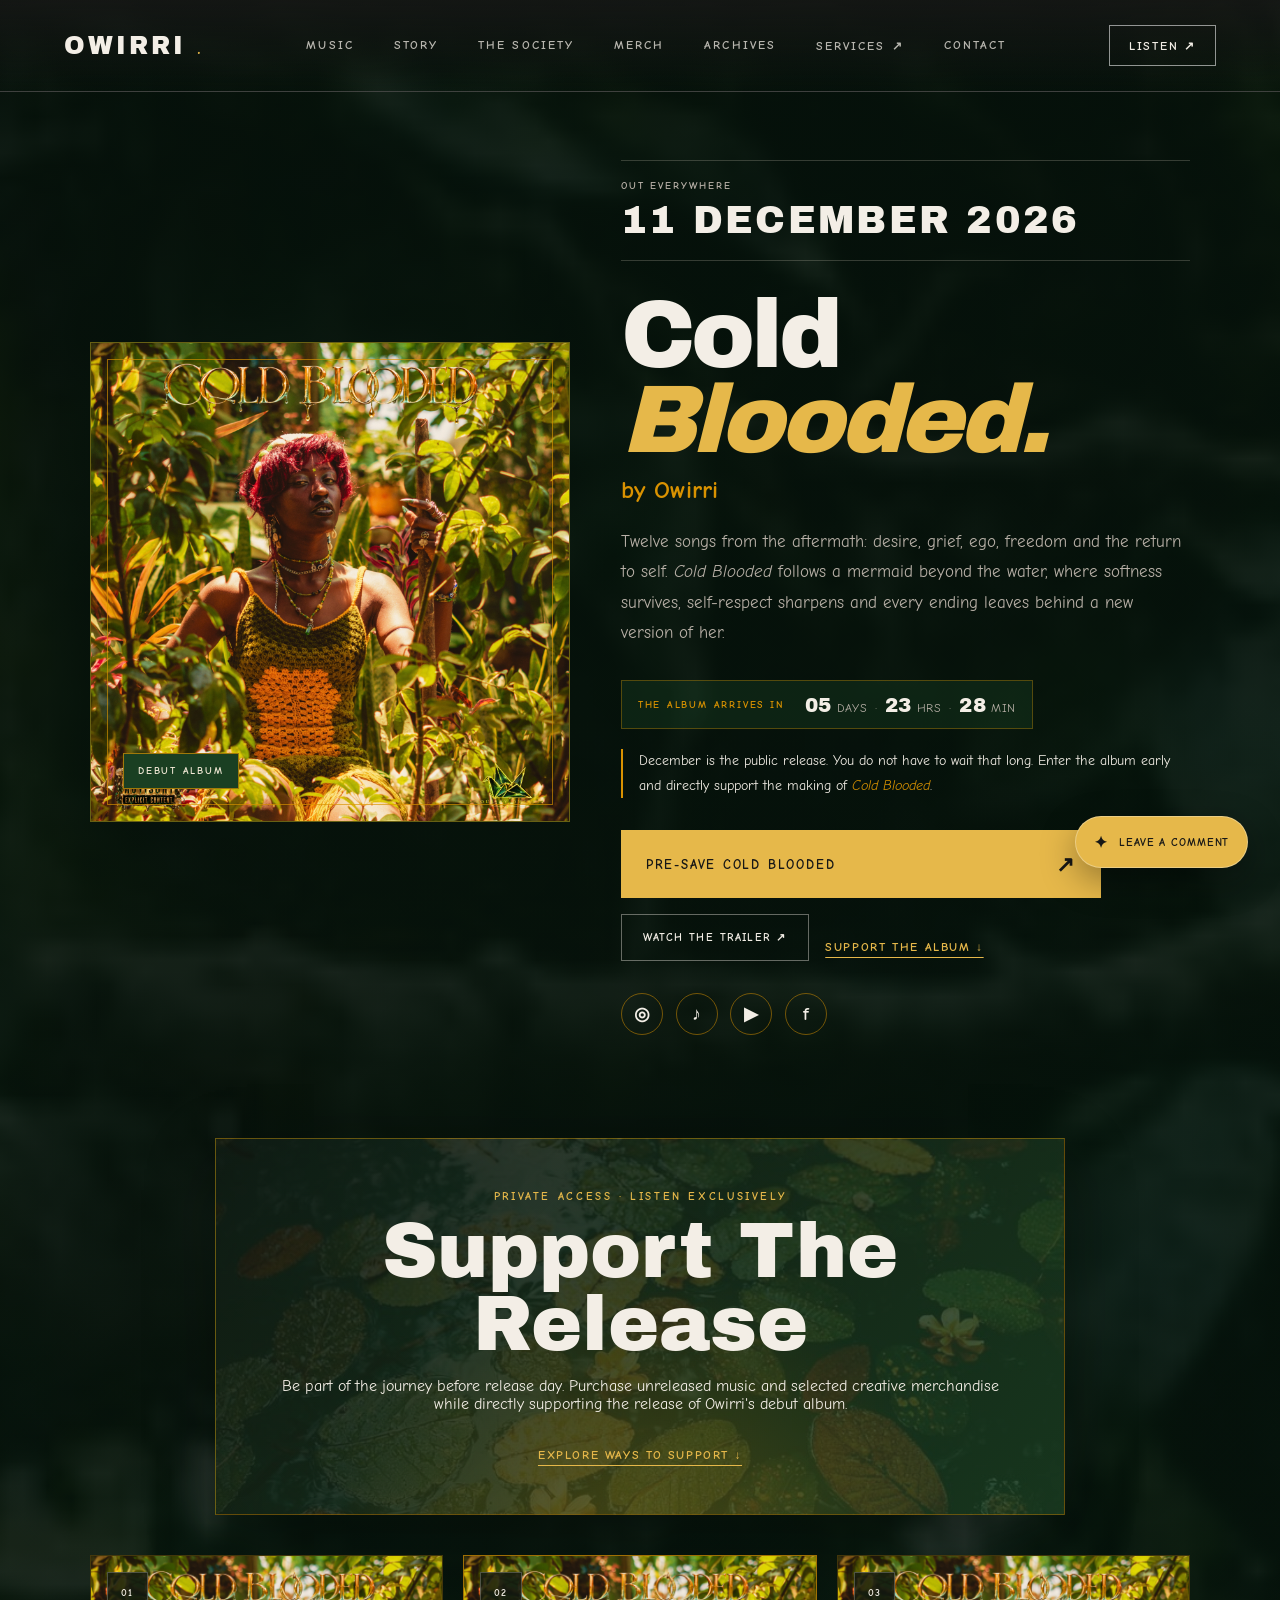
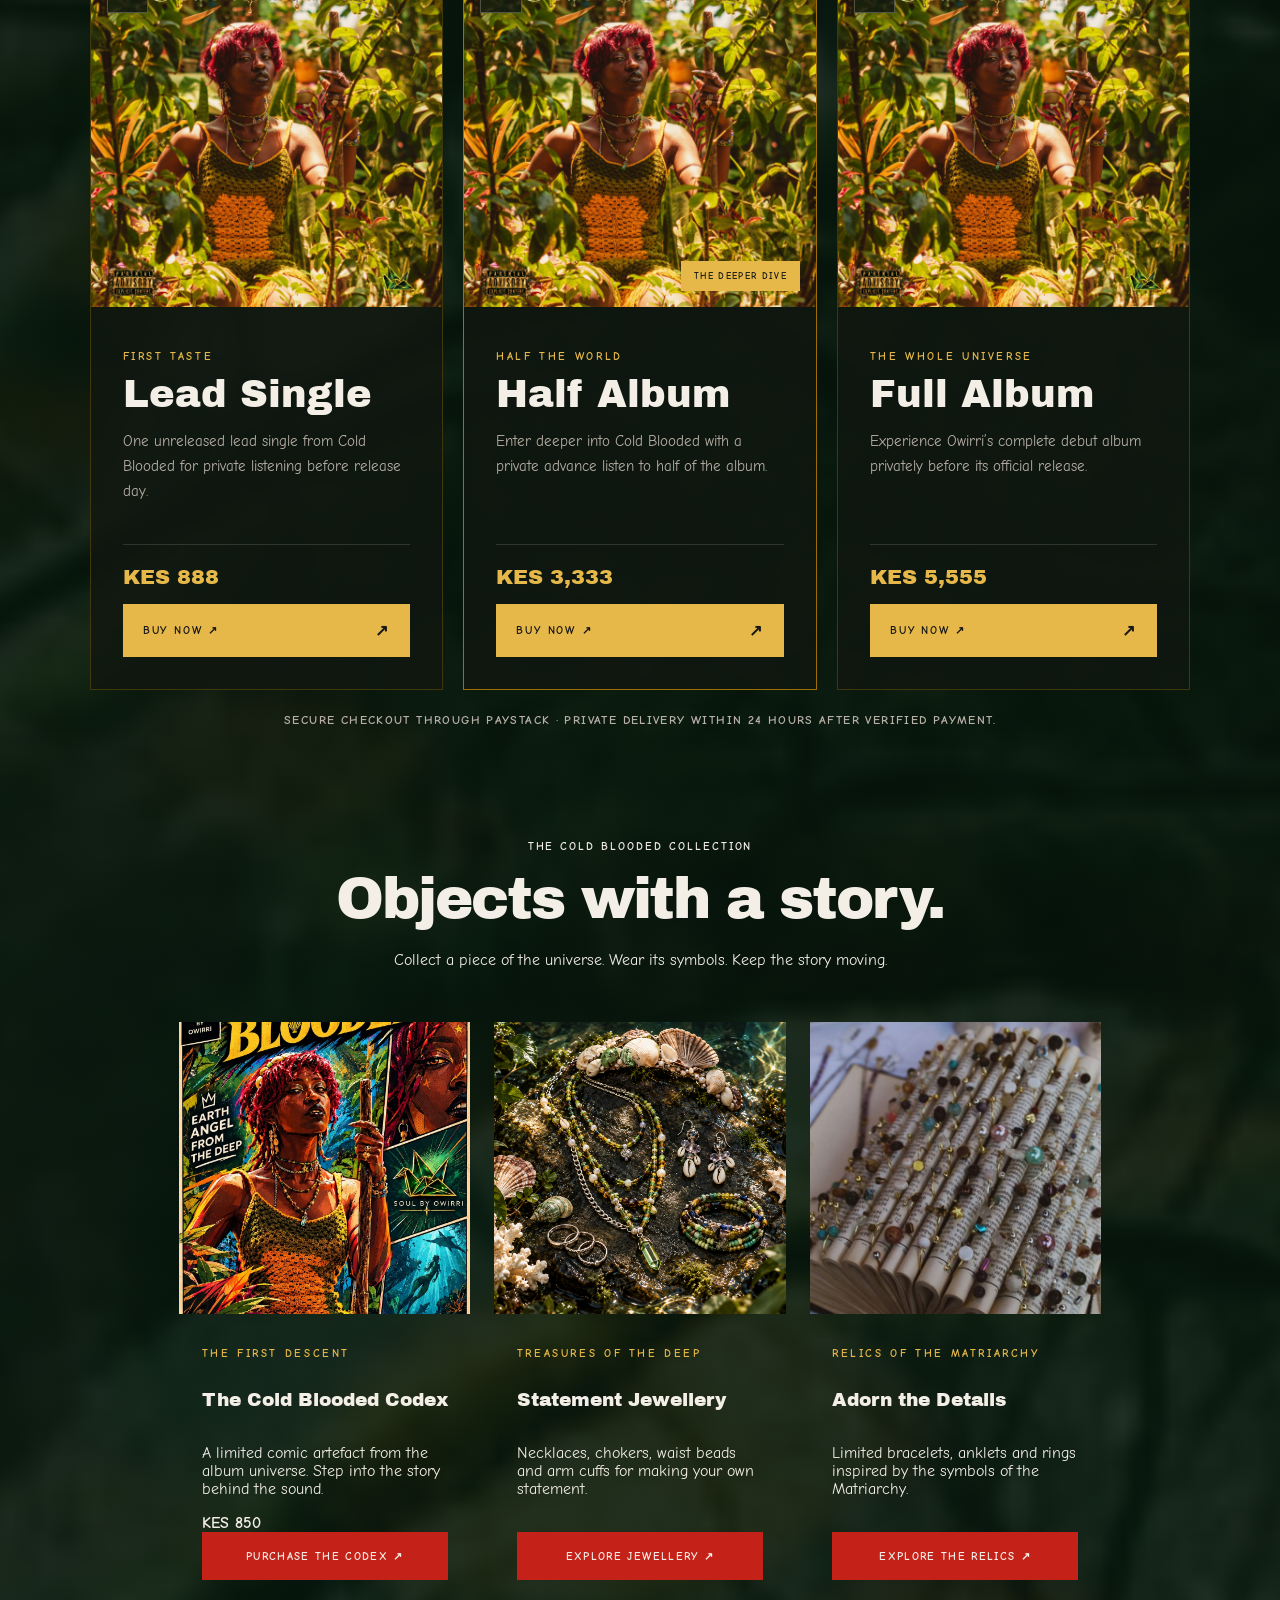
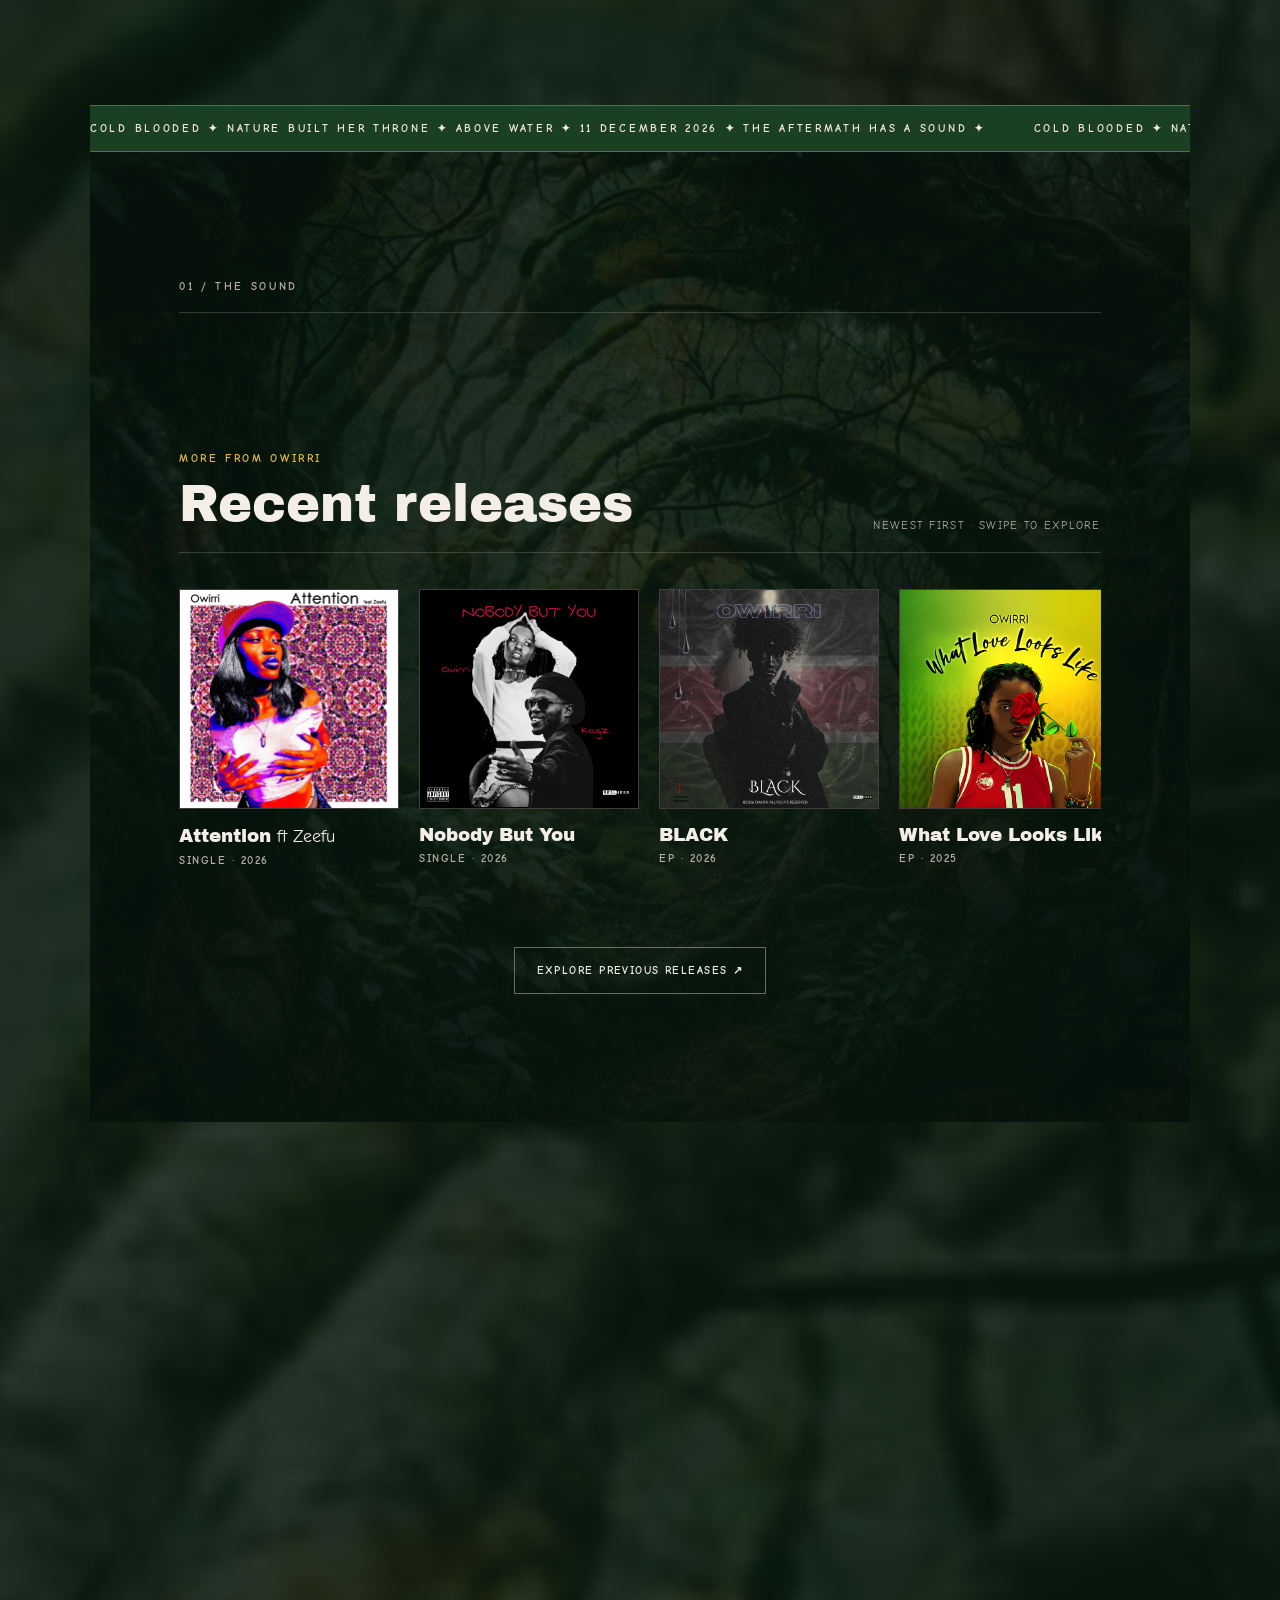
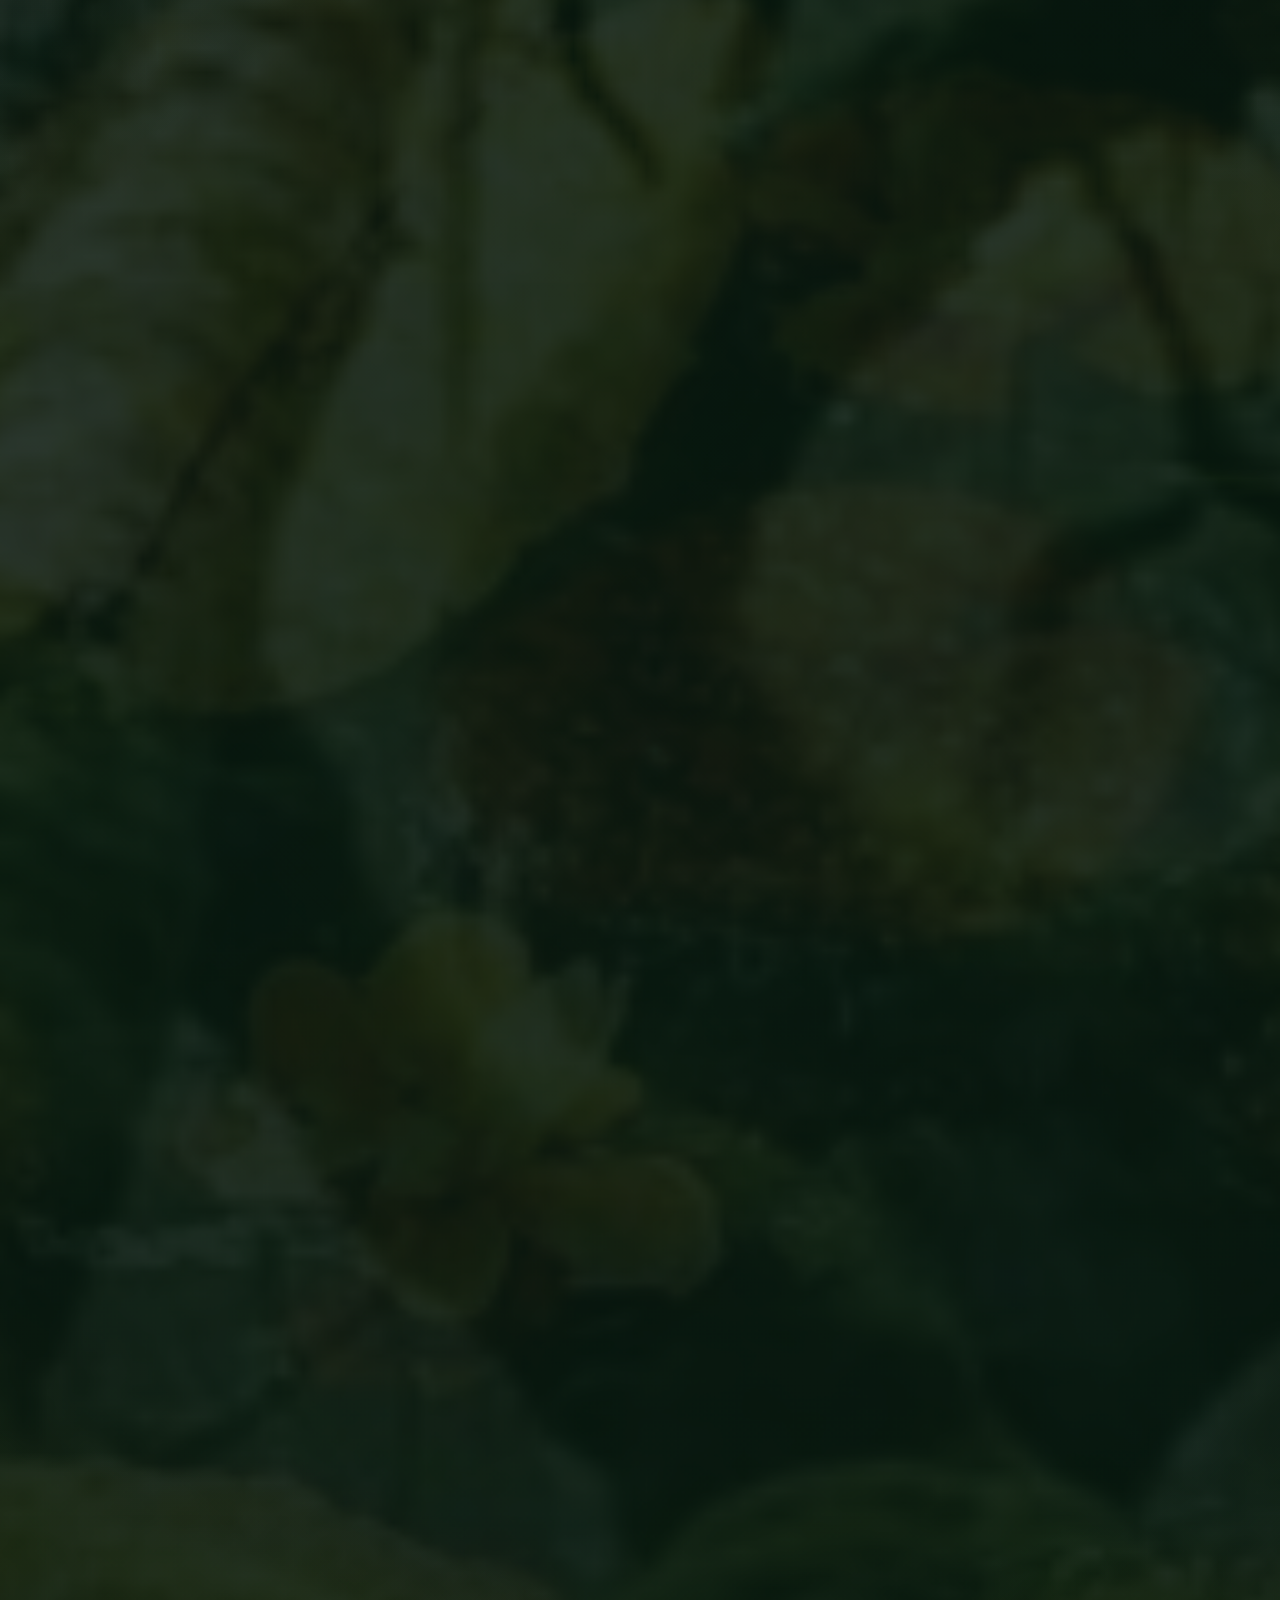
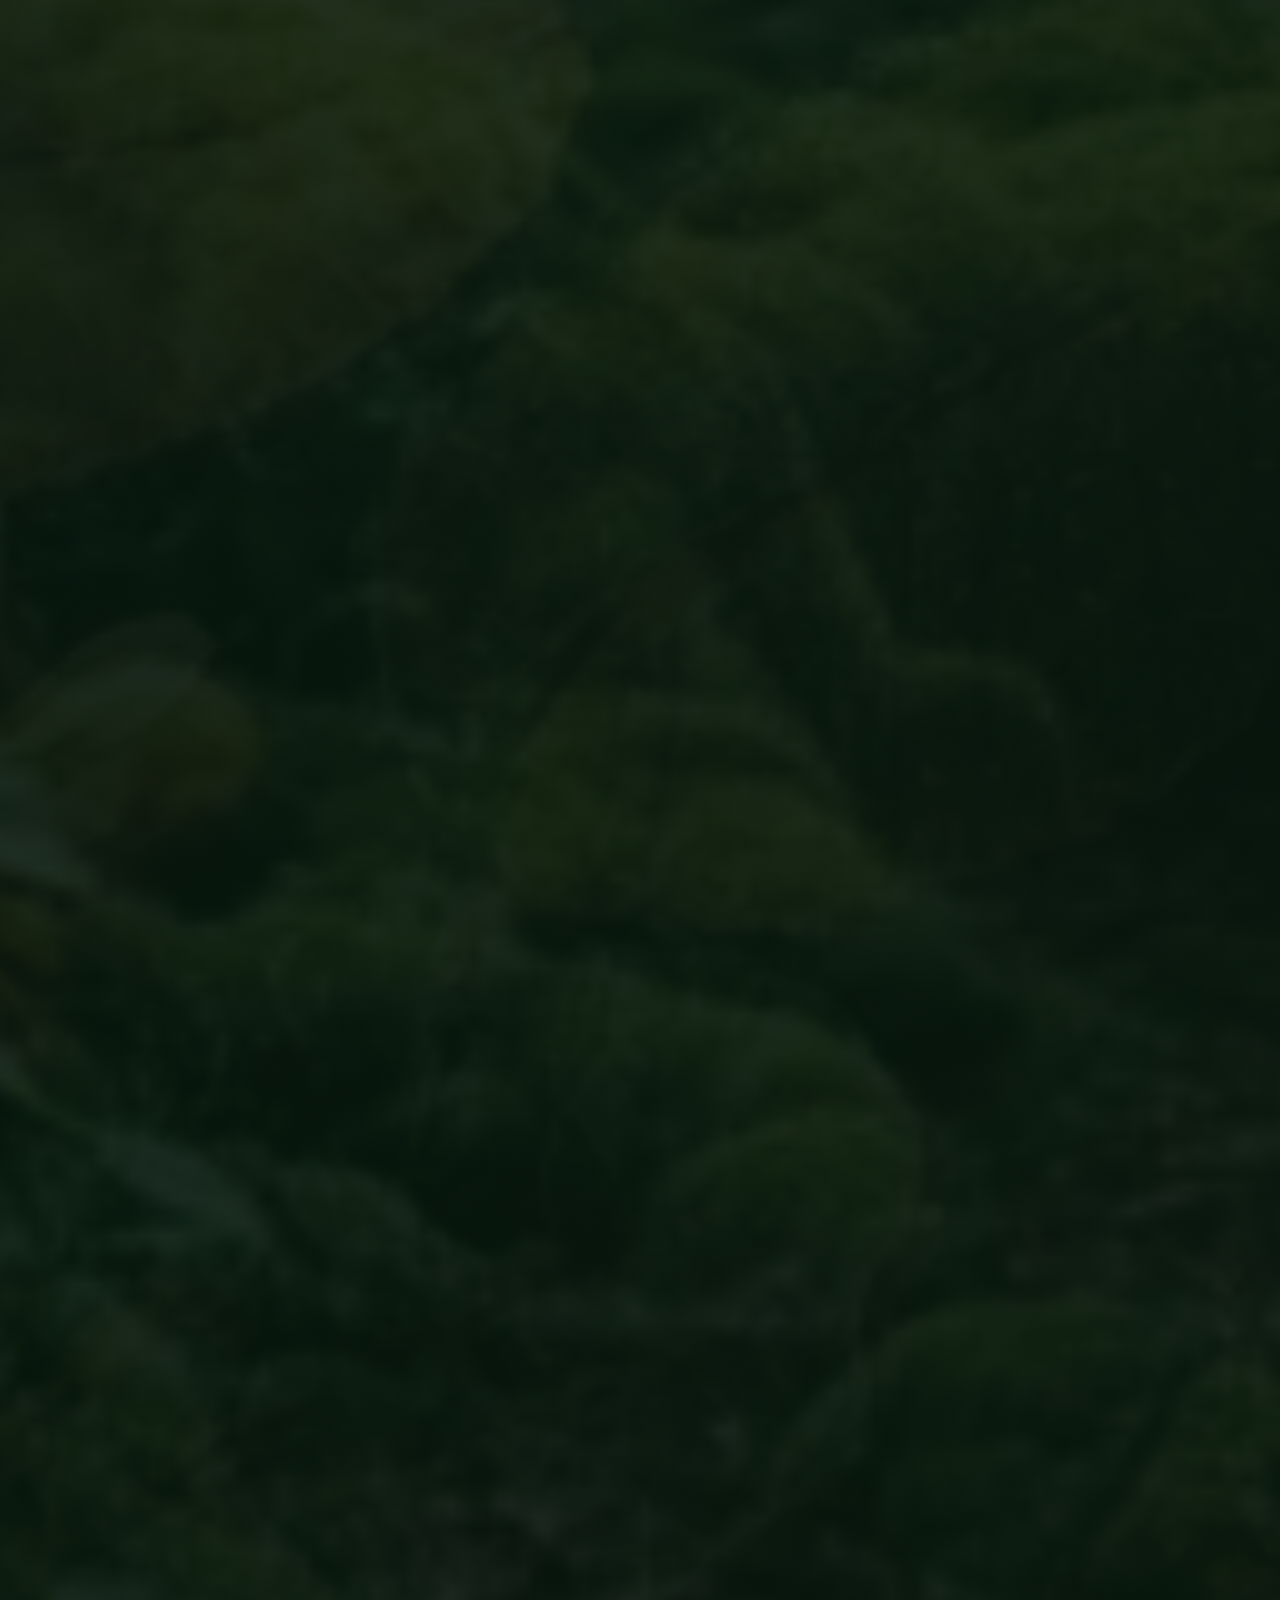
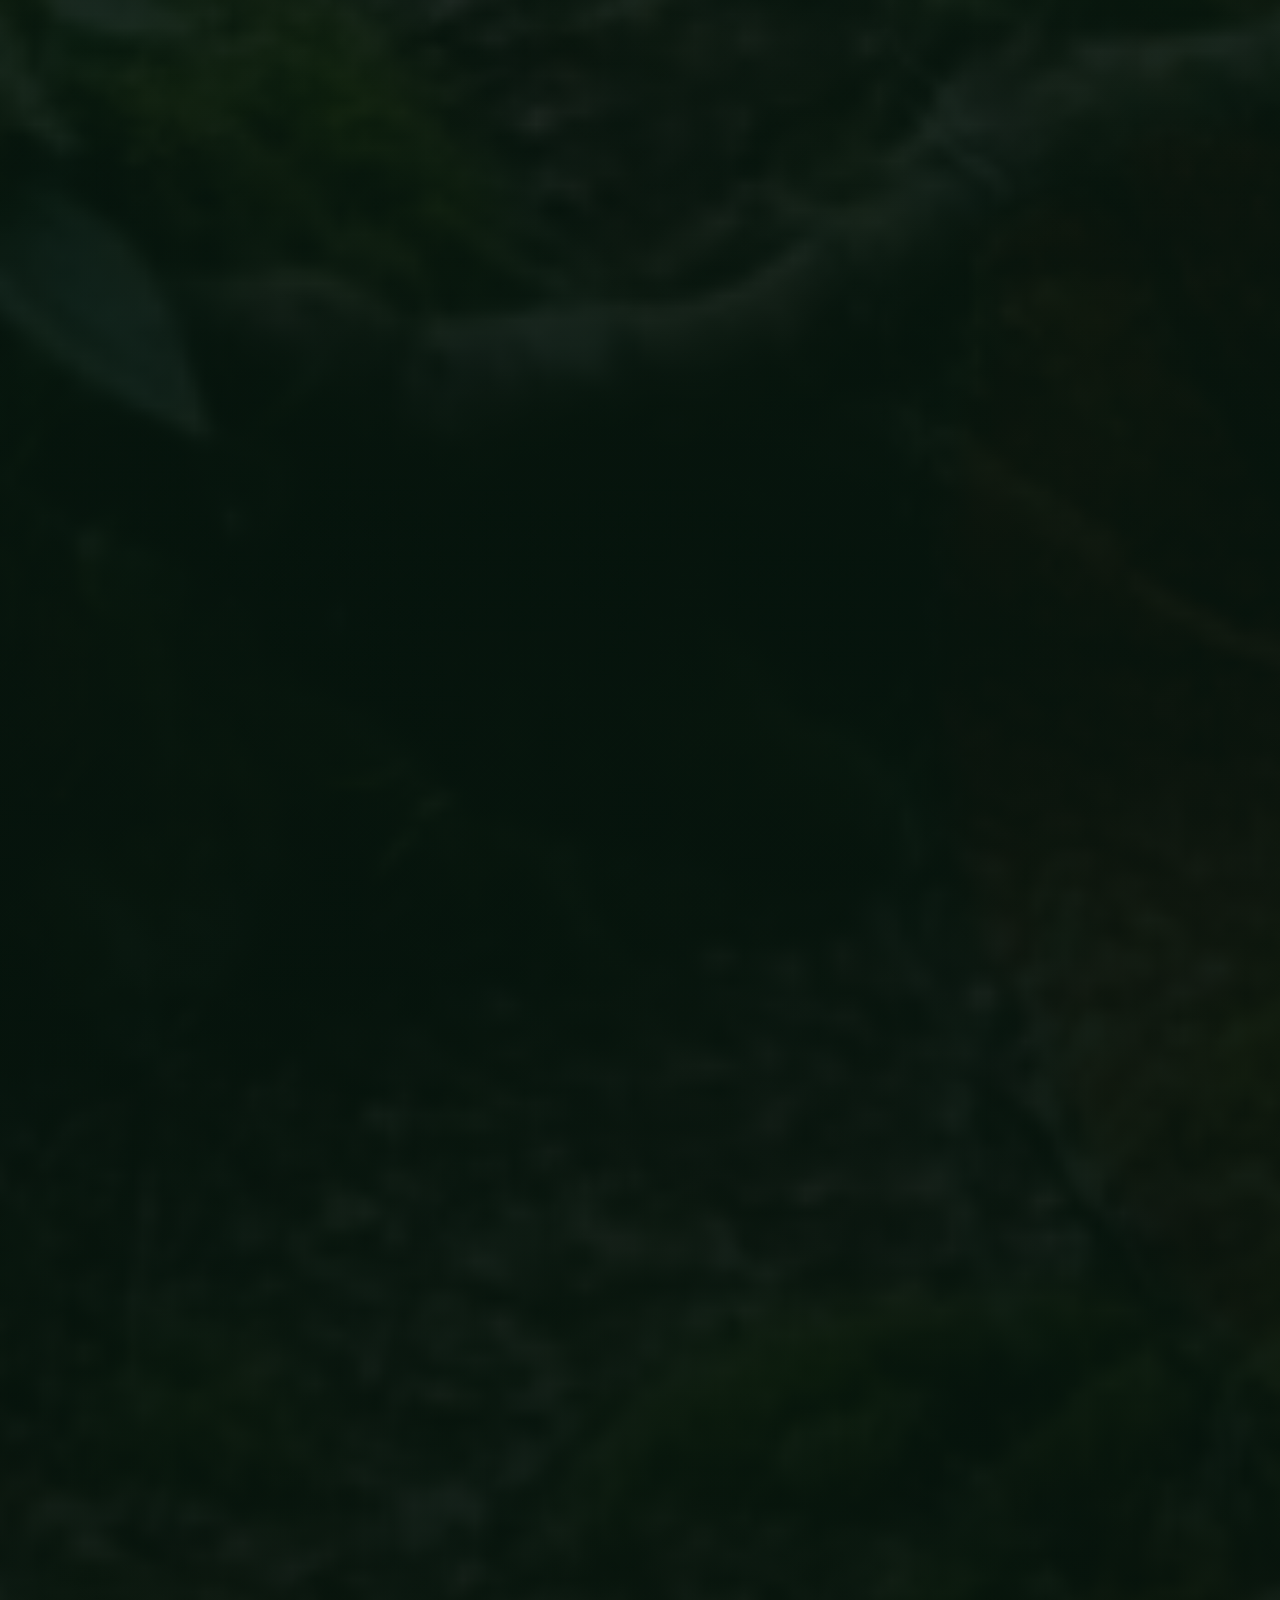
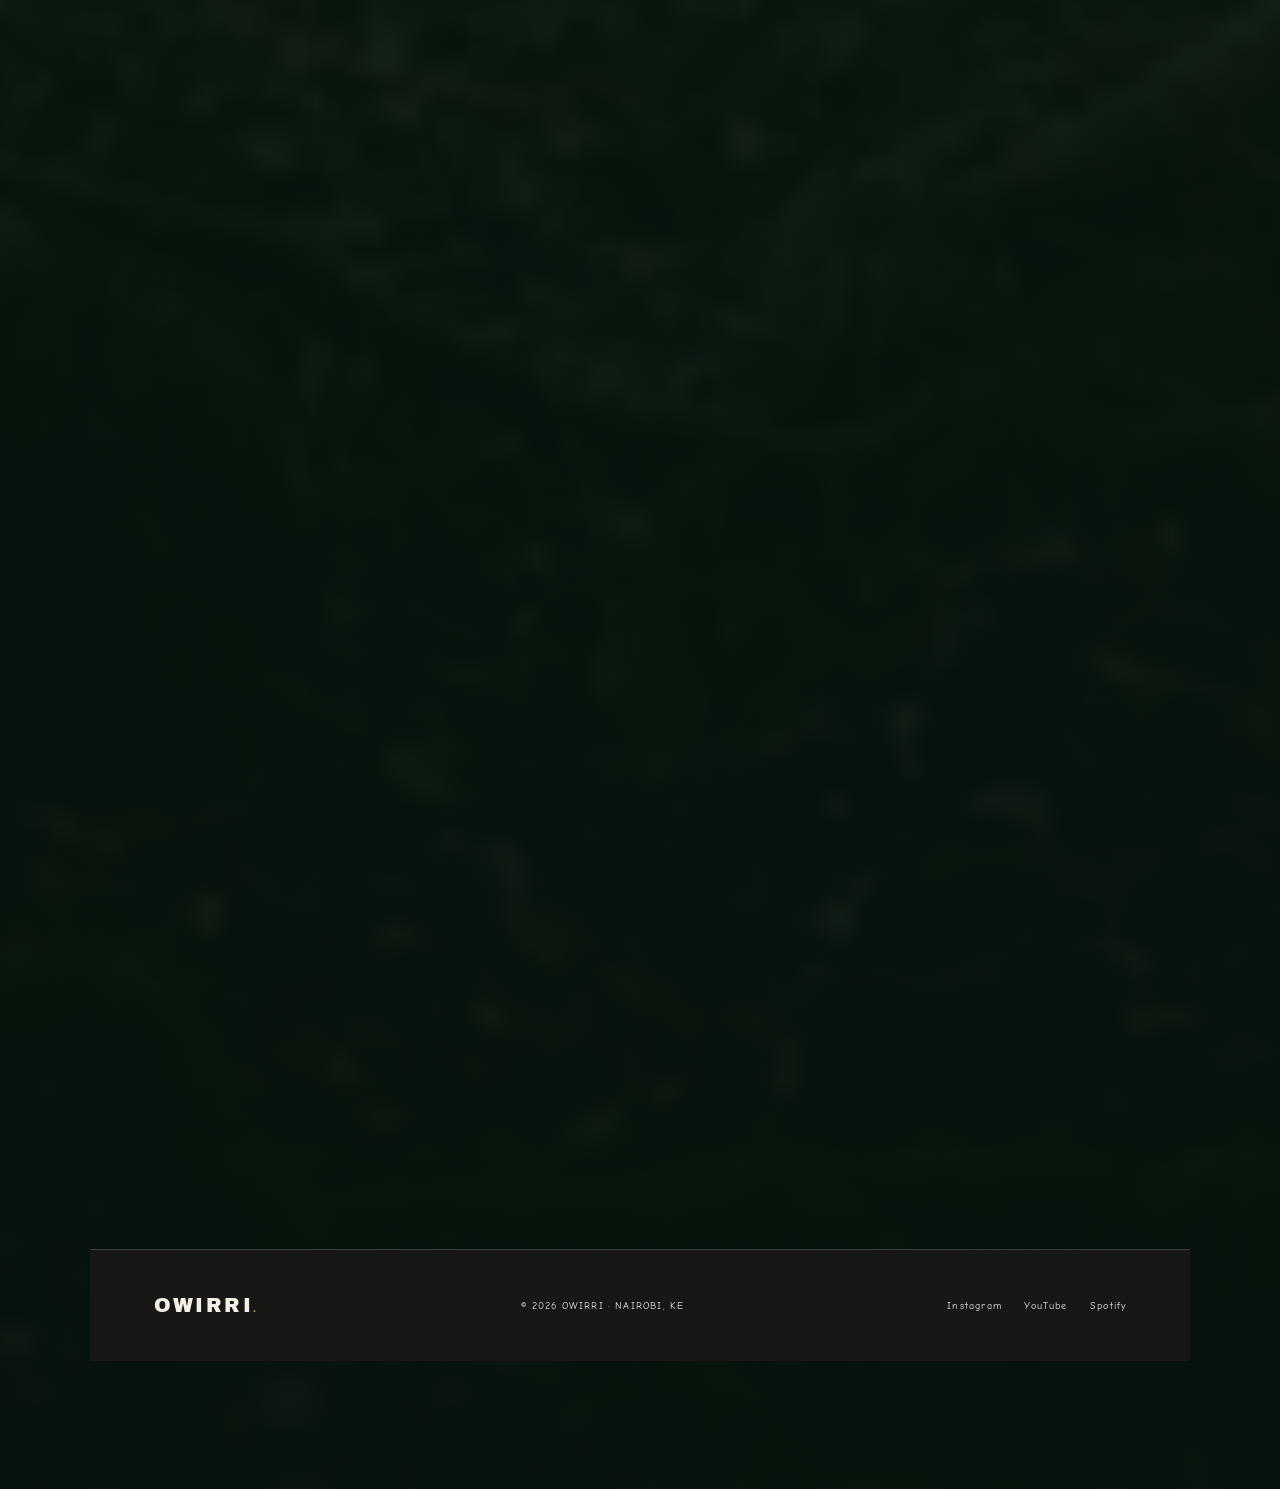
<file: index.html>
<!doctype html>
<html lang="en">
  <head>
    <meta charset="utf-8" />
    <meta name="viewport" content="width=device-width, initial-scale=1" />

    <title>Owirri | Kenyan Singer-Songwriter & Vocalist</title>

    <meta
  name="author"
  content="Owirri"
/>

<meta
  name="robots"
  content="index, follow, max-image-preview:large"
/>

<link
  rel="canonical"
  href="https://soulbyowirri.co.ke/"
/>

<meta
  name="theme-color"
  content="#1a3f22"
/>

    <link
  rel="icon"
  type="image/png"
  href="assets/images/society/society-logo-orange.png?v=2"
/>

<link
  rel="shortcut icon"
  href="assets/images/society/society-logo-orange.png?v=2"
/>

<link
  rel="apple-touch-icon"
  href="assets/images/society/society-logo-orange.png?v=2"
/>

    <meta
      name="description"
      content="Enter the sonic universe of Owirri, a Kenyan singer-songwriter and vocalist creating Afro-soul music through culture, vulnerability and bold storytelling."
    />

    <meta property="og:title" content="Owirri 2k: A Sonic Universe" />

    <meta
      property="og:description"
      content="Singer-songwriter and vocalist. Living Life in Warm Yellows."
    />

    <meta
  property="og:image"
  content="https://soulbyowirri.co.ke/assets/images/cold-blooded-cover.png"
/>

    <meta property="og:type" content="website" />

    <!-- Open Graph: WhatsApp, Facebook and LinkedIn -->
<meta
  property="og:type"
  content="website"
/>

<meta
  property="og:site_name"
  content="Owirri 2k: A Sonic Universe"
/>

<meta
  property="og:title"
  content="Owirri | Kenyan Singer-Songwriter & Vocalist"
/>

<meta
  property="og:description"
  content="Music, stories and worlds by Owirri. Living Life in Warm Yellows—from Nairobi to the world."
/>

<meta
  property="og:url"
  content="https://soulbyowirri.co.ke/"
/>

<meta
  property="og:image"
  content="https://soulbyowirri.co.ke/assets/images/cold-blooded-cover.png"
/>

<meta
  property="og:image:alt"
  content="Cold Blooded, the debut album by Kenyan singer-songwriter Owirri"
/>

<meta
  property="og:locale"
  content="en_KE"
/>


   <!-- X / Twitter -->
<meta
  name="twitter:card"
  content="summary_large_image"
/>

<meta
  name="twitter:title"
  content="Owirri | Kenyan Singer-Songwriter & Vocalist"
/>

<meta
  name="twitter:description"
  content="Music, stories and worlds by Owirri. Living Life in Warm Yellows."
/>

<meta
  name="twitter:image"
  content="https://soulbyowirri.co.ke/assets/images/cold-blooded-cover.png"
/>

<meta
  name="twitter:image:alt"
  content="Cold Blooded, the debut album by Owirri"
/>

    <link rel="preconnect" href="https://fonts.googleapis.com" />
    <link rel="preconnect" href="https://fonts.gstatic.com" crossorigin />

    <link
      href="https://fonts.googleapis.com/css2?family=Archivo+Black&family=Comic+Neue:wght@400;700&display=swap"
      rel="stylesheet"
    />

    <link rel="stylesheet" href="interactions.css?v=8" />

    <link rel="stylesheet" href="styles.css?v=24" />
    <script src="script.js?v=12" defer></script>

    <script type="application/ld+json">
{
  "@context": "https://schema.org",
  "@graph": [
    {
      "@type": "Person",
      "@id": "https://soulbyowirri.co.ke/#owirri",
      "name": "Owirri",
      "alternateName": "Selline Atieno Owiti",
      "url": "https://soulbyowirri.co.ke/",
      "image": "https://soulbyowirri.co.ke/assets/images/owirri-featured.JPG",
      "description": "Owirri is a Kenyan singer-songwriter and vocalist creating Afro-soul music through cultural storytelling, emotional honesty and bold experimentation.",
      "jobTitle": [
        "Singer-Songwriter",
        "Vocalist",
        "Creative Director"
      ],
      "nationality": {
        "@type": "Country",
        "name": "Kenya"
      },
      "homeLocation": {
        "@type": "Place",
        "name": "Nairobi, Kenya"
      },
      "sameAs": [
        "https://www.instagram.com/owirrimuziki/",
        "https://www.youtube.com/@owirrimuziki",
        "https://open.spotify.com/artist/6coekACP7p61nFZSkHqpFH",
        "https://linktr.ee/Owirri"
      ]
    },
    {
      "@type": "WebSite",
      "@id": "https://soulbyowirri.co.ke/#website",
      "url": "https://soulbyowirri.co.ke/",
      "name": "Owirri 2k: A Sonic Universe",
      "description": "The official website of Kenyan singer-songwriter and vocalist Owirri.",
      "inLanguage": "en-KE",
      "publisher": {
        "@id": "https://soulbyowirri.co.ke/#owirri"
      }
    },
    {
      "@type": "MusicAlbum",
      "@id": "https://soulbyowirri.co.ke/#cold-blooded",
      "name": "Cold Blooded",
      "albumProductionType": "https://schema.org/StudioAlbum",
      "datePublished": "2026-12-11",
      "image": "https://soulbyowirri.co.ke/assets/images/cold-blooded-cover.png",
      "byArtist": {
        "@id": "https://soulbyowirri.co.ke/#owirri"
      },
      "url": "https://soulbyowirri.co.ke/#music"
    }
  ]
}
</script>
  </head>

  <dialog class="contactDialog" id="contactDialog">
  <div class="contactModal">
    <button
      type="button"
      class="contactDialogClose"
      id="closeContactDialog"
      aria-label="Close contact options"
    >
      ×
    </button>

    <p class="kicker">LET'S CONNECT</p>
    <h2>How would you like to reach me?</h2>

    <div class="contactOptions">
      <a href="mailto:sllnowiti@gmail.com">
        <span>✉</span>
        <div>
          <strong>Email</strong>
          <small>Bookings, press and collaborations</small>
        </div>
        <b>↗</b>
      </a>

      <a href="tel:YOUR_PHONE_NUMBER">
        <span>☎</span>
        <div>
          <strong>Phone</strong>
          <small>+254112930059</small>
        </div>
        <b>↗</b>
      </a>

      <a
        href="https://whatsapp.com/channel/0029Va6Kbw6Ae5Vssv9sy532"
        target="_blank"
        rel="noopener noreferrer"
      >
        <span>☏</span>
        <div>
          <strong>WhatsApp</strong>
          <small>Send a message</small>
        </div>
        <b>↗</b>
      </a>
    </div>
  </div>
</dialog>

  <body>
    <main>
      <!-- Primary navigation -->
      <nav class="nav" aria-label="Primary navigation">
        <a href="#top" class="wordmark"> OWIRRI <span>.</span> </a>

        <button
          class="menuButton"
          type="button"
          aria-label="Open navigation"
          aria-expanded="false"
        >
          MENU
        </button>

        <div class="navlinks">
          <a href="#music">Music</a>
          <a href="#story">Story</a>
          <a href="soul-society.html">The Society</a>
          <a href="merch.html">Merch</a>
          <a href="archives.html">Archives</a>
          <a
            href="https://mymsanii.ke/artist/selline-owiti"
            target="_blank"
            rel="noopener noreferrer"
          >
            Services ↗
          </a>
          <a href="#contact">Contact</a>
        </div>

        <a
          class="navCta"
          href="https://linktr.ee/Owirri"
          target="_blank"
          rel="noopener noreferrer"
        >
          Listen ↗
        </a>
      </nav>

    <!--  
      
      <section
  class="featuredHero coldBloodedHero"
  id="top"
  aria-label="Owirri in the Cold Blooded era"
>
  <img
    class="featuredHeroImage"
    src="assets/images/cold.jpg"
    alt="Owirri surrounded by plants in the Cold Blooded era"
  />
      </section>

      
      <section class="artistIntroduction" aria-labelledby="siteTitle">
        <h1 id="siteTitle">
          Owirri 2k:
          <span>A Sonic Universe</span>
        </h1>

        <p class="siteTagline">Living Life in Warm Yellows</p>

        <p class="artistRole">Singer-songwriter &amp; vocalist</p>

        <a
  class="button primaryButton presavePrimaryButton"
  href="https://ditto.fm/cold-blooded-owirri"
  target="_blank"
  rel="noopener noreferrer"
>

  PRE-SAVE COLD BLOODED ↗
</a>
      </section>
    -->

 <section
  class="sound section portalAtmosphere"
  id="top"
>

      <!-- Featured album campaign -->
        <article class="featuredRelease coldBloodedFeature">
          <div class="featuredReleaseArt">
            <img
              src="assets/images/cold-blooded-cover.png"
              alt="Cold Blooded, the debut album by Owirri"
  width="1000"
  height="1000"
  fetchpriority="high"
  decoding="async"
            />

            <span class="latestBadge">DEBUT ALBUM</span>
          </div>

          <div class="featuredReleaseContent">
            <div class="presaveCampaignDate">
      <span>OUT EVERYWHERE</span>
      <strong>11 DECEMBER 2026</strong>
    </div>

             <h2 id="presaveCampaignTitle">
      Cold<br>
      <i>Blooded.</i>
      <span>by Owirri</span>
    </h2>

            <p class="featuredReleaseDescription">
              Twelve songs from the aftermath: desire, grief, ego, freedom and
              the return to self. <em>Cold Blooded</em> follows a mermaid beyond
              the water, where softness survives, self-respect sharpens and
              every ending leaves behind a new version of her.
            </p>

            <!-- Small album countdown -->
            <div
              class="albumCountdown"
              id="coldBloodedCountdown"
              aria-live="polite"
              data-release-date="2026-12-11T00:00:00+03:00"
            >
              <p class="countdownLabel">THE ALBUM ARRIVES IN</p>

              <div class="albumCountdownUnits">
                <span>
                  <strong id="albumCountdownDays">00</strong>
                  days
                </span>

                <span aria-hidden="true">·</span>

                <span>
                  <strong id="albumCountdownHours">00</strong>
                  hrs
                </span>

                <span aria-hidden="true">·</span>

                <span>
                  <strong id="albumCountdownMinutes">00</strong>
                  min
                </span>
              </div>
            </div>

            <div class="exclusiveListenPrompt">
              <p>
                December is the public release. You do not have to wait that
                long. Enter the album early and directly support the making of
                <em>Cold Blooded</em>.
              </p>
            </div>

            <div class="featuredReleaseActions">
  <a
    class="presaveCampaignButton"
    href="https://ditto.fm/cold-blooded-owirri"
    target="_blank"
    rel="noopener noreferrer"
  >
    <span>PRE-SAVE COLD BLOODED</span>
    <span aria-hidden="true">↗</span>
  </a>

  <a
    class="button outline"
    href="https://youtu.be/YK7ayrBcSNs?si=rmTU0edlibb_5NXH"
    target="_blank"
    rel="noopener noreferrer"
  >
    WATCH THE TRAILER ↗
  </a>

  <a class="campaignScrollLink" href="#exclusive-listen">
    SUPPORT THE ALBUM ↓
  </a>
</div>

<div class="campaignSocials" aria-label="Follow Owirri">
  <a href="https://www.instagram.com/_.owirri"
     target="_blank" rel="noopener noreferrer"
     aria-label="Instagram">◎</a>

  <a href="https://tr.ee/qKbr7IDeuZ"
     target="_blank" rel="noopener noreferrer"
     aria-label="TikTok">♪</a>

  <a href="https://www.youtube.com/@Owirriana"
     target="_blank" rel="noopener noreferrer"
     aria-label="YouTube">▶</a>

  <a href="https://tr.ee/j67jDhYV51"
     target="_blank" rel="noopener noreferrer"
     aria-label="Facebook">f</a>
</div>
          </div>
        </article>

        <!-- Exclusive listening packages -->
<section
  class="exclusiveCampaign"
  id="exclusive-listen"
  aria-labelledby="exclusiveListenTitle"
>
  <div class="exclusiveCampaignBanner">
    <p class="kicker">PRIVATE ACCESS · LISTEN EXCLUSIVELY</p>

    <h3 id="exclusiveListenTitle">Support The Release</h3>

    <p>
    Be part of the journey before release day. Purchase unreleased
    music and selected creative merchandise while directly supporting
    the release of Owirri's debut album.
  </p>

  <a href="#support-packages" class="campaignScrollLink">
    EXPLORE WAYS TO SUPPORT ↓
  </a>
  </div>

  <div class="exclusivePackageGrid" id="support-packages">
    <!-- Lead Single -->
    <article class="exclusivePackageCard">
      <div class="exclusivePackageArt">
        <img
          src="assets/images/cold-blooded-cover.png"
          alt="Cold Blooded album cover by Owirri"
          loading="lazy"
        >

        <span class="exclusivePackageNumber">01</span>
      </div>

      <div class="exclusivePackageDetails">
        <p class="kicker">FIRST TASTE</p>

        <h4>Lead Single</h4>

        <p>
          One unreleased lead single from Cold Blooded for private listening
          before release day.
        </p>

        <div class="exclusivePackageFooter">
          <strong>KES 888</strong>

          <a
            class="button exclusiveBuyButton"
            href="https://paystack.shop/pay/coldbloodedsingle"
            target="_blank"
            rel="noopener noreferrer"
          >
            Buy Now ↗
          </a>
        </div>
      </div>
    </article>

    <!-- Half Album -->
    <article class="exclusivePackageCard featuredPackage">
      <div class="exclusivePackageArt">
        <img
          src="assets/images/cold-blooded-cover.png"
          alt="Cold Blooded album cover by Owirri"
          loading="lazy"
        >

        <span class="exclusivePackageNumber">02</span>
        <span class="exclusivePackageBadge">THE DEEPER DIVE</span>
      </div>

      <div class="exclusivePackageDetails">
        <p class="kicker">HALF THE WORLD</p>

        <h4>Half Album</h4>

        <p>
          Enter deeper into Cold Blooded with a private advance listen to
          half of the album.
        </p>

        <div class="exclusivePackageFooter">
          <strong>KES 3,333</strong>

          <a
            class="button exclusiveBuyButton"
            href="https://paystack.shop/pay/coldbloodedhalf"
            target="_blank"
            rel="noopener noreferrer"
          >
            Buy Now ↗
          </a>
        </div>
      </div>
    </article>

    <!-- Full Album -->
    <article class="exclusivePackageCard">
      <div class="exclusivePackageArt">
        <img
          src="assets/images/cold-blooded-cover.png"
          alt="Cold Blooded album cover by Owirri"
          loading="lazy"
        >

        <span class="exclusivePackageNumber">03</span>
      </div>

      <div class="exclusivePackageDetails">
        <p class="kicker">THE WHOLE UNIVERSE</p>

        <h4>Full Album</h4>

        <p>
          Experience Owirri’s complete debut album privately before its
          official release.
        </p>

        <div class="exclusivePackageFooter">
          <strong>KES 5,555</strong>

          <a
            class="button exclusiveBuyButton"
            href="https://paystack.shop/pay/coldbloodedfull"
            target="_blank"
            rel="noopener noreferrer"
          >
            Buy Now ↗
          </a>
        </div>
      </div>
    </article>
  </div>

  <p class="exclusiveDeliveryNote">
    Secure checkout through Paystack · Private delivery within 24 hours
    after verified payment.
  </p>

  <section
        class="merchShopSection"
        id="artefacts"
        aria-labelledby="merchShopTitle"
      >
        <div class="merchShopIntro">
          <p class="kicker">THE COLD BLOODED COLLECTION</p>
          <h2 id="merchShopTitle">Objects with a story.</h2>
          <p>
            Collect a piece of the universe. Wear its symbols. Keep the story
            moving.
          </p>
        </div>

        <div class="merchGateGrid merchShopGrid">
          <!-- Product 1: Cold Blooded Codex -->
          <article class="merchGateCard merchComic">
            <div class="merchCardVisual">
              <img
                src="assets/images/cold-blooded-codex.jpeg"
                alt="The Cold Blooded Codex — Issue 001"
                loading="lazy"
              />
            </div>

            <div class="merchCardCopy">
              <p class="kicker">THE FIRST DESCENT</p>
              <h3>The Cold Blooded Codex</h3>
              <p>
                A limited comic artefact from the album universe. Step into the
                story behind the sound.
              </p>
              <strong>KES 850</strong>

              <a
                class="merchBuyButton"
                href="https://paystack.shop/pay/cbcodex"
                target="_blank"
                rel="noopener noreferrer"
                data-merch-link
              >
                Purchase the Codex ↗
              </a>
            </div>
          </article>

          <!-- Product 2: Treasures of the Deep -->
          <article class="merchGateCard merchJewellery">
            <div class="merchCardVisual">
              <img
                src="assets/images/treasures-of-the-deep.png"
                alt="Treasures of the Deep jewellery collection"
                loading="lazy"
              />
            </div>

            <div class="merchCardCopy">
              <p class="kicker">TREASURES OF THE DEEP</p>
              <h3>Statement Jewellery</h3>
              <p>
                Necklaces, chokers, waist beads and arm cuffs for making your
                own statement.
              </p>

              <a
                class="merchBuyButton"
                href="https://theyellowroom.hustlesasa.shop/"
                target="_blank"
                rel="noopener noreferrer"
                data-merch-link
              >
                Explore Jewellery ↗
              </a>
            </div>
          </article>

          <!-- Product 3: Relics of the Matriarchy -->
          <article class="merchGateCard merchRelics">
            <div class="merchCardVisual">
              <img
                src="assets/images/relics-of-the-matriarchy.jpg"
                alt="Relics of the Matriarchy jewellery collection"
                loading="lazy"
              />
            </div>

            <div class="merchCardCopy">
              <p class="kicker">RELICS OF THE MATRIARCHY</p>
              <h3>Adorn the Details</h3>
              <p>
                Limited bracelets, anklets and rings inspired by the symbols of
                the Matriarchy.
              </p>

              <a
                class="merchBuyButton"
                href="https://theyellowroom.hustlesasa.shop/"
                target="_blank"
                rel="noopener noreferrer"
                data-merch-link
              >
                Explore the Relics ↗
              </a>
            </div>
          </article>
        </div>
      </section>
</section>

<!-- Cold Blooded campaign marquee -->
<section
  class="marquee coldBloodedMarquee"
  aria-label="Cold Blooded album themes"
>
  <div class="marqueeTrack">
    <span class="marqueeMessage">
      COLD BLOODED ✦ NATURE BUILT HER THRONE ✦ ABOVE WATER ✦
      11 DECEMBER 2026 ✦ THE AFTERMATH HAS A SOUND ✦
    </span>

    <span class="marqueeMessage" aria-hidden="true">
      COLD BLOODED ✦ NATURE BUILT HER THRONE ✦ ABOVE WATER ✦
      11 DECEMBER 2026 ✦ THE AFTERMATH HAS A SOUND ✦
    </span>
  </div>
</section>

         <!-- The Sound -->
      <section
        class="sound section reveal portalAtmosphere"
        id="music"
      >
        <div class="sectionNum">01 / THE SOUND</div>
        <!-- Recent releases -->
        <div class="recentReleases">
          <div class="recentReleasesHeader">
            <div>
              <p class="kicker">MORE FROM OWIRRI</p>
              <h3>Recent releases</h3>
            </div>

            <p>Newest first · Swipe to explore</p>
          </div>

          <div class="releaseThread">
            <!-- Attention -->
            <a
              class="releaseCard"
              href="https://ditto.fm/attention-owirri"
              target="_blank"
              rel="noopener noreferrer"
              aria-label="Listen to Attention by Owirri featuring Zeefu"
            >
              <div class="releaseCardArt">
                <img
                  src="assets/images/attention-cover.jpg"
                  alt="Attention by Owirri featuring Zeefu"
                  loading="lazy"
                />

                <span class="releaseCardPlay" aria-hidden="true">↗</span>
              </div>

              <div class="releaseCardDetails">
                <h4>Attention <span>ft Zeefu</span></h4>
                <p>Single · 2026</p>
              </div>
            </a>

            <!-- Nobody But You -->
            <a
              class="releaseCard"
              href="https://ditto.fm/nobody-but-you-owirri"
              target="_blank"
              rel="noopener noreferrer"
              aria-label="Listen to Nobody But You by Owirri"
            >
              <div class="releaseCardArt">
                <img
                  src="assets/images/nobody-but-you.png"
                  alt="Nobody But You by Owirri"
                  loading="lazy"
                />

                <span class="releaseCardPlay" aria-hidden="true">↗</span>
              </div>

              <div class="releaseCardDetails">
                <h4>Nobody But You</h4>
                <p>Single · 2026</p>
              </div>
            </a>

            <!-- BLACK -->
            <a
              class="releaseCard"
              href="https://ditto.fm/black-owirri"
              target="_blank"
              rel="noopener noreferrer"
              aria-label="Listen to the BLACK EP by Owirri"
            >
              <div class="releaseCardArt">
                <img
                  src="assets/images/black-ep.png"
                  alt="BLACK EP by Owirri"
                  loading="lazy"
                />

                <span class="releaseCardPlay" aria-hidden="true">↗</span>
              </div>

              <div class="releaseCardDetails">
                <h4>BLACK</h4>
                <p>EP · 2026</p>
              </div>
            </a>

            <!-- What Love Looks Like -->
            <a
              class="releaseCard"
              href="https://open.spotify.com/album/7qBEAhfD0J2901HElE4laf"
              target="_blank"
              rel="noopener noreferrer"
              aria-label="Listen to the What Love Looks Like EP by Owirri"
            >
              <div class="releaseCardArt">
                <img
                  src="assets/images/what-love-looks-like.jpg"
                  alt="What Love Looks Like EP by Owirri"
                  loading="lazy"
                />

                <span class="releaseCardPlay" aria-hidden="true">↗</span>
              </div>

              <div class="releaseCardDetails">
                <h4>What Love Looks Like</h4>
                <p>EP · 2025</p>
              </div>
            </a>

            <!-- Color to My Soul -->
            <a
              class="releaseCard"
              href="https://open.spotify.com/album/4Vw2dFPKnEcLEEzvN4po21"
              target="_blank"
              rel="noopener noreferrer"
              aria-label="Listen to Color to My Soul"
            >
              <div class="releaseCardArt">
                <img
                  src="assets/images/color-to-my-soul.jpeg"
                  alt="Color to My Soul by Colosoul and Owirri featuring Project Gemini"
                  loading="lazy"
                />

                <span class="releaseCardPlay" aria-hidden="true">↗</span>
              </div>

              <div class="releaseCardDetails">
                <h4>Color to My Soul</h4>
                <p>Single</p>
              </div>
            </a>
          </div>

          <div class="previousReleases">
            <a
              class="button outline"
              href="https://open.spotify.com/artist/6coekACP7p61nFZSkHqpFH"
              target="_blank"
              rel="noopener noreferrer"
            >
              Explore Previous Releases ↗
            </a>
          </div>
        </div>
      </section>

      <!-- About -->
      <!-- About Owirri -->
      <section class="story section reveal" id="story">
        <div class="sectionNum">02 / ABOUT OWIRRI</div>

        <!-- Visible biography -->
        <div class="aboutIntro">
          <div class="aboutIntroTitle">
            <p class="kicker">THE ARTIST</p>

            <h2>
              Meet<br />
              <i>Owirri.</i>
            </h2>
          </div>

          <div class="aboutBio">
            <p class="lead">
              Owirri is a Kenyan singer-songwriter whose music lives at the
              intersection of Afro-soul, cultural storytelling and emotional
              honesty.
            </p>

            <p>
              Moving between English, Kiswahili, Dholuo and everyday Kenyan
              slang, she lets language travel as naturally as emotion. Her
              writing explores strength wrapped in softness, longing beneath
              confidence, and the quiet transformations that happen after the
              noise.
            </p>

            <p>
              From Nairobi to the world, each song becomes another chapter where
              emotion becomes language, culture becomes sound, and vulnerability
              feels like home.
            </p>
          </div>
        </div>

        <!-- The Owirri Files -->
        <div class="owirriFiles">
          <div class="aboutSubheading">
            <p class="kicker">THE OWIRRI FILES</p>

            <h3>Get into the lore.</h3>

            <p>
              Some stories need more than a three-line bio. Open a file if you
              want the tea.
            </p>
          </div>

          <div class="fileGrid">
            <!-- Origin story -->
            <details class="fileCard">
              <summary>
                <span class="fileNumber">01</span>

                <span class="fileHeading">
                  <strong>The Origin Story</strong>

                  <small>
                    The competition I entered for redemption gave me something
                    bigger than a prize: a career.
                  </small>
                </span>

                <span class="fileToggle" aria-hidden="true"></span>
              </summary>

              <div class="fileContent">
                <p>
                  In October 2023, during my fourth year at Multimedia
                  University of Kenya, Boomplay Campus MVP came to campus. I
                  couldn’t choose a cover song from the many I loved, so I did
                  something slightly unhinged for a first attempt, I wrote my
                  own.
                </p>

                <p>
                  It became my first original song performed publicly. I reached
                  the final stage and finished fourth: close enough to see the
                  prizes, but I left with something more important, a dream that
                  suddenly felt possible.
                </p>

                <p>
                  After the competition, people kept asking where they could
                  find my music. At the time, the honest answer was nowhere. So,
                  in November 2023, I released that song as “Muziki Kama Hii”
                  and began my journey as a recording artist.
                </p>

                <p>
                  I had always sung in church, but I had never imagined music as
                  a career. Campus MVP changed that. I felt the decision in my
                  bones before everyone around me understood it. The dream
                  stayed.
                </p>
              </div>
            </details>

            <!-- Numbers and data -->
            <details class="fileCard">
              <summary>
                <span class="fileNumber">02</span>

                <span class="fileHeading">
                  <strong>Numbers by Day</strong>

                  <small>
                    By day, I make sense of numbers. By night, I make sense of
                    feelings.
                  </small>
                </span>

                <span class="fileToggle" aria-hidden="true"></span>
              </summary>

              <div class="fileContent">
                <p>
                  Outside music, I am a statistician and data professional with
                  a background in Mathematics and Computer Science. My world
                  includes datasets, patterns, dashboards and the persistent
                  belief that every complicated thing can eventually be
                  understood.
                </p>

                <p>
                  Music and data may appear to live on opposite ends of the
                  brain, but I approach both with the same instinct: look
                  closely, find the pattern and translate it into something
                  people can understand.
                </p>

                <p>
                  One side of me works with evidence. The other works with
                  emotion. Somehow, both are always trying to tell the truth.
                </p>
              </div>
            </details>

            <!-- Community building -->
            <details class="fileCard">
              <summary>
                <span class="fileNumber">03</span>

                <span class="fileHeading">
                  <strong>Building the Room</strong>

                  <small>
                    I don’t only want a place in the creative industry. I build
                    places where other artists can belong too.
                  </small>
                </span>

                <span class="fileToggle" aria-hidden="true"></span>
              </summary>

              <div class="fileContent">
                <p>
                  My creative work extends beyond building my own career.
                  Through Soul Society, I curate performance spaces, artist
                  conversations and cultural experiences designed to help
                  creatives meet, experiment and be witnessed.
                </p>

                <p>
                  I am interested in what happens when artists have more than a
                  stage. When they also have community, shared knowledge and
                  room to grow.
                </p>

                <p>
                  For me, community-building is not separate from the music. It
                  is part of the same mission: creating the spaces I once needed
                  and opening the door wider for the artists coming beside me.
                </p>

                <a
                  class="fileLink"
                  href="https://owirrimuziki.wordpress.com/the-ubuntu-mic-%F0%9F%8E%99/"
                  target="_blank"
                  rel="noopener noreferrer"
                >
                  Explore Soul Society ↗
                </a>
              </div>
            </details>

            <!-- Other creative work -->
            <details class="fileCard">
              <summary>
                <span class="fileNumber">04</span>

                <span class="fileHeading">
                  <strong>Beyond the Microphone</strong>

                  <small>
                    Jewellery, poetry, fashion and editorial work. The music is
                    only one entrance.
                  </small>
                </span>

                <span class="fileToggle" aria-hidden="true"></span>
              </summary>

              <div class="fileContent">
                <p>
                  Before some feelings became songs, they became poems. During
                  campus, I wrote “Unlove You,” a poetry collection published on
                  Wattpad that holds an earlier version of my voice and the
                  emotions I was learning to name.
                </p>

                <p>
                  I also create jewellery through Mi Hermosa Art Sanctuary,
                  turning shells, beads and found details into wearable pieces
                  shaped by identity and personal expression.
                </p>

                <p>
                  Then there is the editorial world. As chief editor at Nairobi
                  City Girls, I help document women, creativity and culture in
                  Nairobi. I am drawn to anything that allows a story to take
                  form, through sound, words, images or something made by hand.
                </p>

                <div class="fileActions">
                  <a
                    class="fileLink"
                    href="https://www.wattpad.com/story/219319038-unlove-you"
                    target="_blank"
                    rel="noopener noreferrer"
                  >
                    Read Unlove You ↗
                  </a>

                  <a
                    class="fileLink"
                    href="https://theyellowroom.hustlesasa.shop/"
                    target="_blank"
                    rel="noopener noreferrer"
                  >
                    Shop Mi Hermosa ↗
                  </a>

                  <a
                    class="fileLink"
                    href="https://nairobicitygirls.wordpress.com"
                    target="_blank"
                    rel="noopener noreferrer"
                  >
                    Visit Nairobi City Girls ↗
                  </a>
                </div>
              </div>
            </details>
          </div>
        </div>

        <!-- Milestone receipts -->
        <div class="receipts">
          <div class="aboutSubheading receiptsHeading">
            <p class="kicker">THE RECEIPTS</p>
            <h3>A few plot points.</h3>
            <p>Swipe through the moments that moved the story forward.</p>
          </div>

          <div class="receiptThread">
            <article class="receiptCard">
              <p class="receiptDate">OCT 2023</p>
              <span class="receiptNumber">01</span>
              <h4>Boomplay Campus MVP</h4>
              <p>
                The stage that turned a private instinct into a public dream.
              </p>
            </article>

            <article class="receiptCard">
              <p class="receiptDate">NOV 2023</p>
              <span class="receiptNumber">02</span>
              <h4>Muziki Kama Hii</h4>
              <p>
                The song written for Campus MVP became my first official
                release.
              </p>
            </article>

            <article class="receiptCard">
              <p class="receiptDate">SEP 2024</p>
              <span class="receiptNumber">03</span>
              <h4>Lady Luo</h4>
              <p>
                My first EP and my first time placing Dholuo identity at the
                centre of my music.
              </p>
            </article>

            <article class="receiptCard">
              <p class="receiptDate">2024</p>
              <span class="receiptNumber">04</span>
              <h4>Epic Pulse Magazine</h4>
              <p>
                Shortly after “Lady Luo,” Epic Pulse named me Creative of the
                Month, my first media recognition.
              </p>
            </article>

            <article class="receiptCard">
              <p class="receiptDate">APR 2025</p>
              <span class="receiptNumber">05</span>
              <h4>perFORM Music Inc.</h4>
              <p>
                Professional training turned potential into validation, stronger
                craft and certified proof of growth.
              </p>
            </article>

            <article class="receiptCard">
              <p class="receiptDate">20 SEP 2025</p>
              <span class="receiptNumber">06</span>
              <h4>What Love Looks Like</h4>
              <p>
                My first listening party brought the music out of private
                headphones and into a shared room.
              </p>
            </article>
          </div>
        </div>

        <!-- Planet Her social hub -->
<article class="nextChapter socialChapter">
  <div class="nextChapterLabel">
    <p class="kicker">THE OWIRRIANA REPUBLIC</p>
    <span>PLANET HER</span>
  </div>

  <div class="nextChapterContent socialChapterContent">
    <p class="socialEyebrow">COME CLOSER</p>

    <h3>Enter Planet Her.</h3>

    <p class="socialChapterIntro">
      A direct line into Owirri’s universe; music updates, behind-the-scenes
      moments, private thoughts, first listens and whatever beautiful chaos
      happens next.
    </p>

    <!-- Main community invitation -->
    <a
      class="planetHerHeadline"
      href="https://whatsapp.com/channel/0029Va6Kbw6Ae5Vssv9sy532"
      target="_blank"
      rel="noopener noreferrer"
    >
      <span class="planetHerHeadlineIcon" aria-hidden="true">☏</span>

      <span>
        <small>HEADLINING PLANET HER</small>
        <strong>Join the WhatsApp Community</strong>
        <em>Enter the Republic ↗</em>
      </span>
    </a>

    <!-- Social platforms -->
    <div class="socialUniverse" aria-label="Follow Owirri">
      <a
        href="https://www.instagram.com/_.owirri"
        target="_blank"
        rel="noopener noreferrer"
      >
        <span>Instagram</span>
        <strong>@owirrimuziki</strong>
        <i aria-hidden="true">↗</i>
      </a>

      <a
        href="https://www.youtube.com/@Owirriana"
        target="_blank"
        rel="noopener noreferrer"
      >
        <span>YouTube</span>
        <strong>Watch &amp; Subscribe</strong>
        <i aria-hidden="true">↗</i>
      </a>

      <a
        href="https://open.spotify.com/artist/6coekACP7p61nFZSkHqpFH"
        target="_blank"
        rel="noopener noreferrer"
      >
        <span>Spotify</span>
        <strong>Follow &amp; Listen</strong>
        <i aria-hidden="true">↗</i>
      </a>

      <a
        href="https://linktr.ee/Owirri"
        target="_blank"
        rel="noopener noreferrer"
      >
        <span>Everywhere Else</span>
        <strong>Find Owirri</strong>
        <i aria-hidden="true">↗</i>
      </a>
    </div>
  </div>

  <span class="nextChapterStatus">TRANSMITTING...</span>
</article>
      </section>

      <!-- Gallery -->
      <section class="gallery section reveal forestAtmosphere">
        <div class="sectionNum">03 / IN FRAME</div>

        <div class="galleryHeading">
          <p class="kicker">OWIRRI, AS SEEN</p>

          <h2>
            A life in<br />
            <i>many frames.</i>
          </h2>

          <p>
            Onstage, offstage and somewhere between sound, style, community and
            becoming.
          </p>
        </div>

        <div class="galleryGrid">
          <!-- Main editorial image -->
          <figure class="shot galleryEditorial">
            <div class="shotImage">
              <img
                src="assets/images/gallery-editorial.jpg"
                alt="Black-and-white editorial portrait of Owirri"
                loading="lazy"
              />
            </div>

            <figcaption>
              <span>01</span>
              <strong>EDITORIAL / OWIRRI</strong>
            </figcaption>
          </figure>

          <!-- Live performance -->
          <figure class="shot galleryLive">
            <div class="shotImage">
              <img
                src="assets/images/gallery-live.jpg"
                alt="Owirri performing live with a microphone"
                loading="lazy"
              />
            </div>

            <figcaption>
              <span>02</span>
              <strong>LIVE / NAIROBI</strong>
            </figcaption>
          </figure>

          <!-- Fashion -->
          <figure class="shot galleryFashion">
            <div class="shotImage">
              <img
                src="assets/images/gallery-fashion.jpg"
                alt="Owirri in a styled daytime portrait"
                loading="lazy"
              />
            </div>

            <figcaption>
              <span>03</span>
              <strong>STYLE / PERSONAL LANGUAGE</strong>
            </figcaption>
          </figure>

          <!-- Wildcard -->
          <figure class="shot galleryWildcard">
            <div class="shotImage">
              <img
                src="assets/images/gallery-wildcard.jpg"
                alt="Owirri standing in an art gallery"
                loading="lazy"
              />
            </div>

            <figcaption>
              <span>04</span>
              <strong>ART IN THE EVERYDAY</strong>
            </figcaption>
          </figure>

          <!-- Community -->
          <figure class="shot galleryCommunity">
            <div class="shotImage">
              <img
                src="assets/images/gallery-community.jpg"
                alt="Owirri sharing a joyful moment with her creative community"
                loading="lazy"
              />
            </div>

            <figcaption>
              <span>05</span>
              <strong>COMMUNITY / THE ROOM WE BUILD</strong>
            </figcaption>
          </figure>
        </div>
      </section>


      <!-- Contact -->
      <section
       class="contact section reveal portalAtmosphere"
       id="contact"
      >
        <p class="kicker">BOOKINGS · PRESS · COLLABORATIONS</p>

        <h2>
          Bring the whole<br />
          <i>world to your stage.</i>
        </h2>

        <div class="contactRow">
         <button
  class="button gold"
  id="openContactDialog"
  type="button"
>
  Contact Owirri ↗
</button>

          <p>
            Nairobi, Kenya<br />
            Available for live shows, festivals, creative partnerships and
            editorial features.
          </p>
        </div>
      </section>

      <!-- Footer -->
      <footer>
        <a class="wordmark" href="#top"> OWIRRI<span>.</span> </a>

        <p>© <span id="year">2026</span> OWIRRI · NAIROBI, KE</p>

        <div>
          <a href="https://www.instagram.com/_.owirri"> Instagram </a>

          <a href="https://www.youtube.com/@Owirriana"> YouTube </a>

          <a href="https://open.spotify.com/artist/6coekACP7p61nFZSkHqpFH">
            Spotify
          </a>
        </div>
      </footer>
    </main>

    <!-- Floating website comment button -->
<button
  class="floatingCommentButton"
  id="openCommentButton"
  type="button"
  aria-label="Leave Owirri a comment"
>
  <span class="commentButtonIcon" aria-hidden="true">✦</span>
  <span class="commentButtonText">Leave a comment</span>
</button>

<!-- Comment pop-up -->
<dialog
  class="commentDialog"
  id="commentDialog"
  aria-labelledby="commentDialogTitle"
>
  <div class="commentModal">

    <button
      class="closeCommentButton"
      id="closeCommentButton"
      type="button"
      aria-label="Close comment form"
    >
      ×
    </button>

    <p class="kicker">FROM YOUR SIDE OF THE UNIVERSE</p>

    <h2 id="commentDialogTitle">Leave a little something.</h2>

    <p class="commentIntroduction">
      A thought, reaction, question or tiny love letter—Owirri is listening.
    </p>

    <form
      class="commentForm"
      id="commentForm"
      action="https://formspree.io/f/mqpanjnb"
      method="POST"
    >
      <input
        type="hidden"
        name="_subject"
        value="New Comment from Owirri's Website"
      />

      <input
        type="hidden"
        id="commentPage"
        name="page"
        value=""
      />

      <!-- Spam trap: real visitors never see this -->
      <input
        class="commentHoneypot"
        type="text"
        name="_gotcha"
        tabindex="-1"
        autocomplete="off"
      />

      <div class="formField">
        <label for="commenterName">
          Your name <span>(optional)</span>
        </label>

        <input
          type="text"
          id="commenterName"
          name="name"
          autocomplete="name"
        />
      </div>

      <div class="formField">
        <label for="commenterEmail">
          Your email <span>(optional)</span>
        </label>

        <input
          type="email"
          id="commenterEmail"
          name="email"
          autocomplete="email"
        />
      </div>

      <div class="formField">
        <label for="websiteComment">Your comment</label>

        <textarea
          id="websiteComment"
          name="comment"
          rows="5"
          placeholder="Tell me what moved you..."
          required
        ></textarea>
      </div>

      <button
        class="button primaryButton commentSubmitButton"
        type="submit"
      >
        Send to Owirri
      </button>

      <p
        class="commentStatus"
        id="commentStatus"
        aria-live="polite"
      ></p>
    </form>
  </div>
</dialog>

  </body>
</html>
</file>
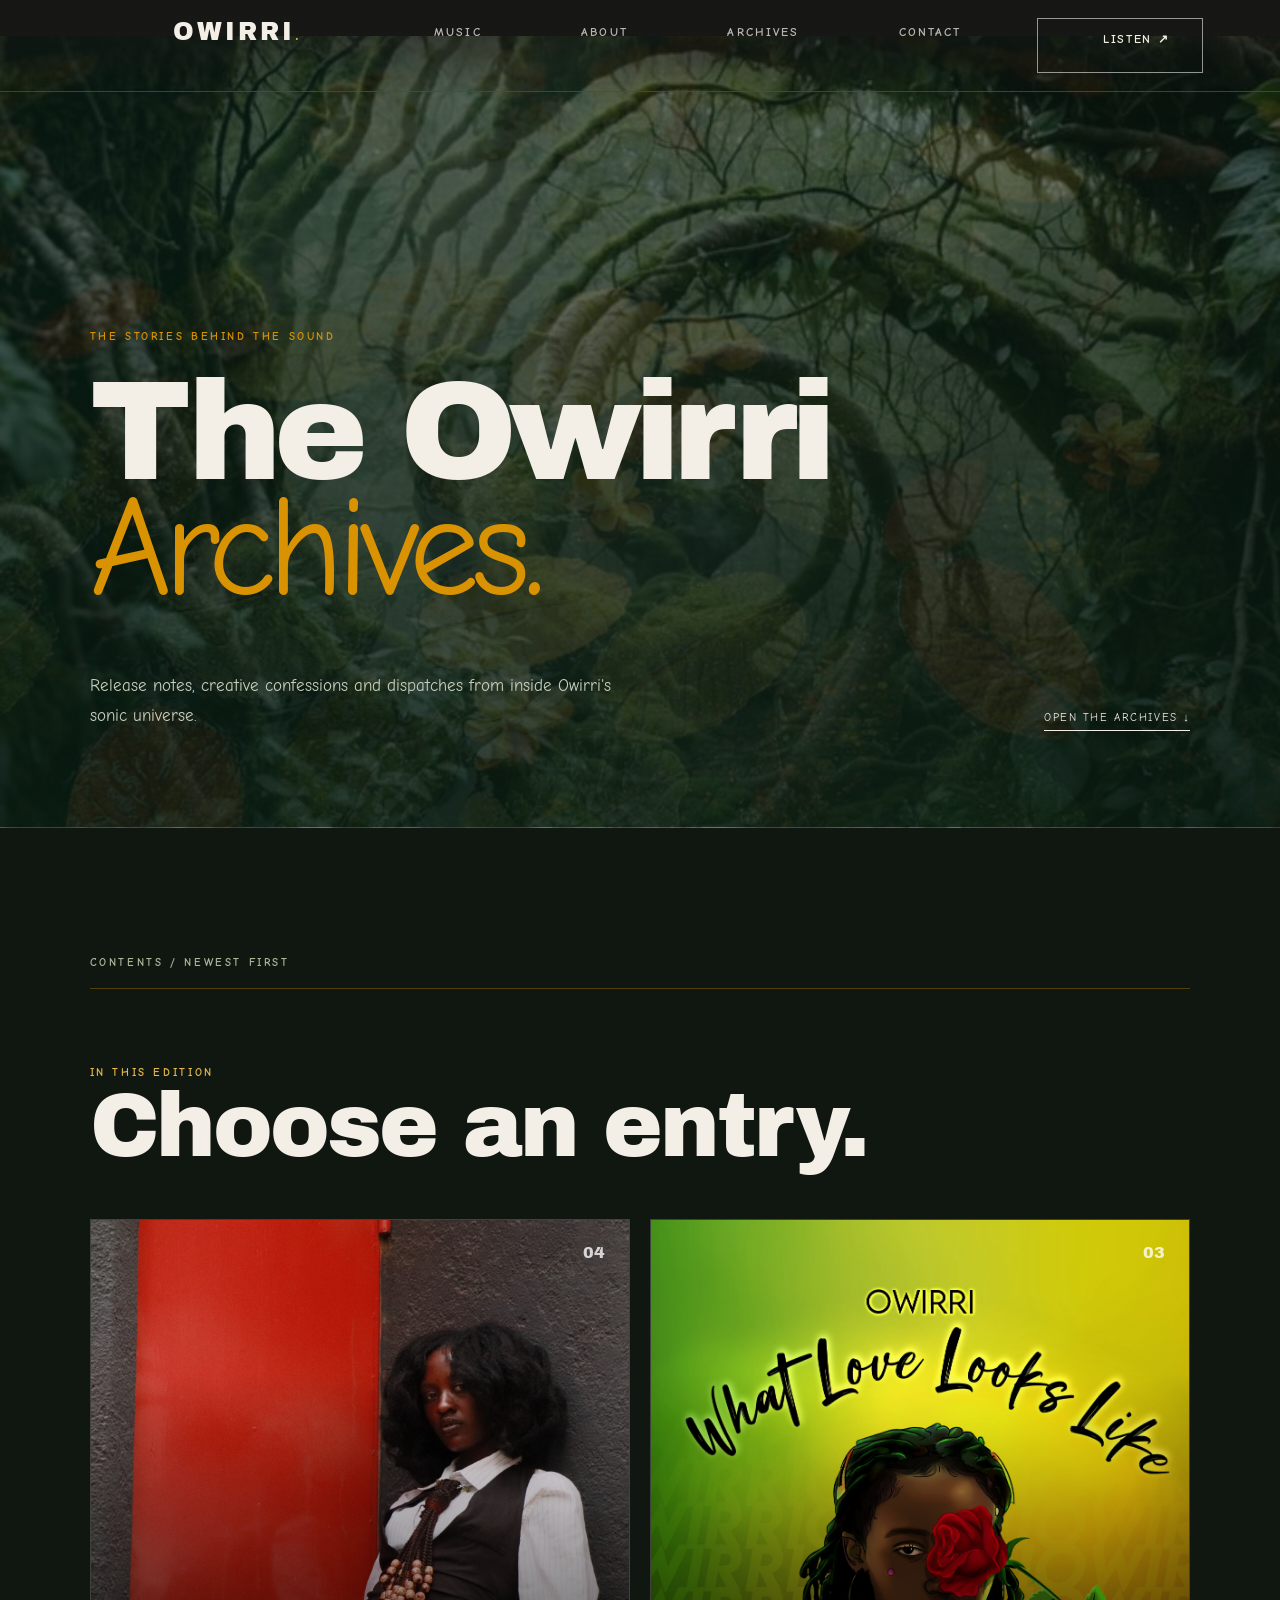
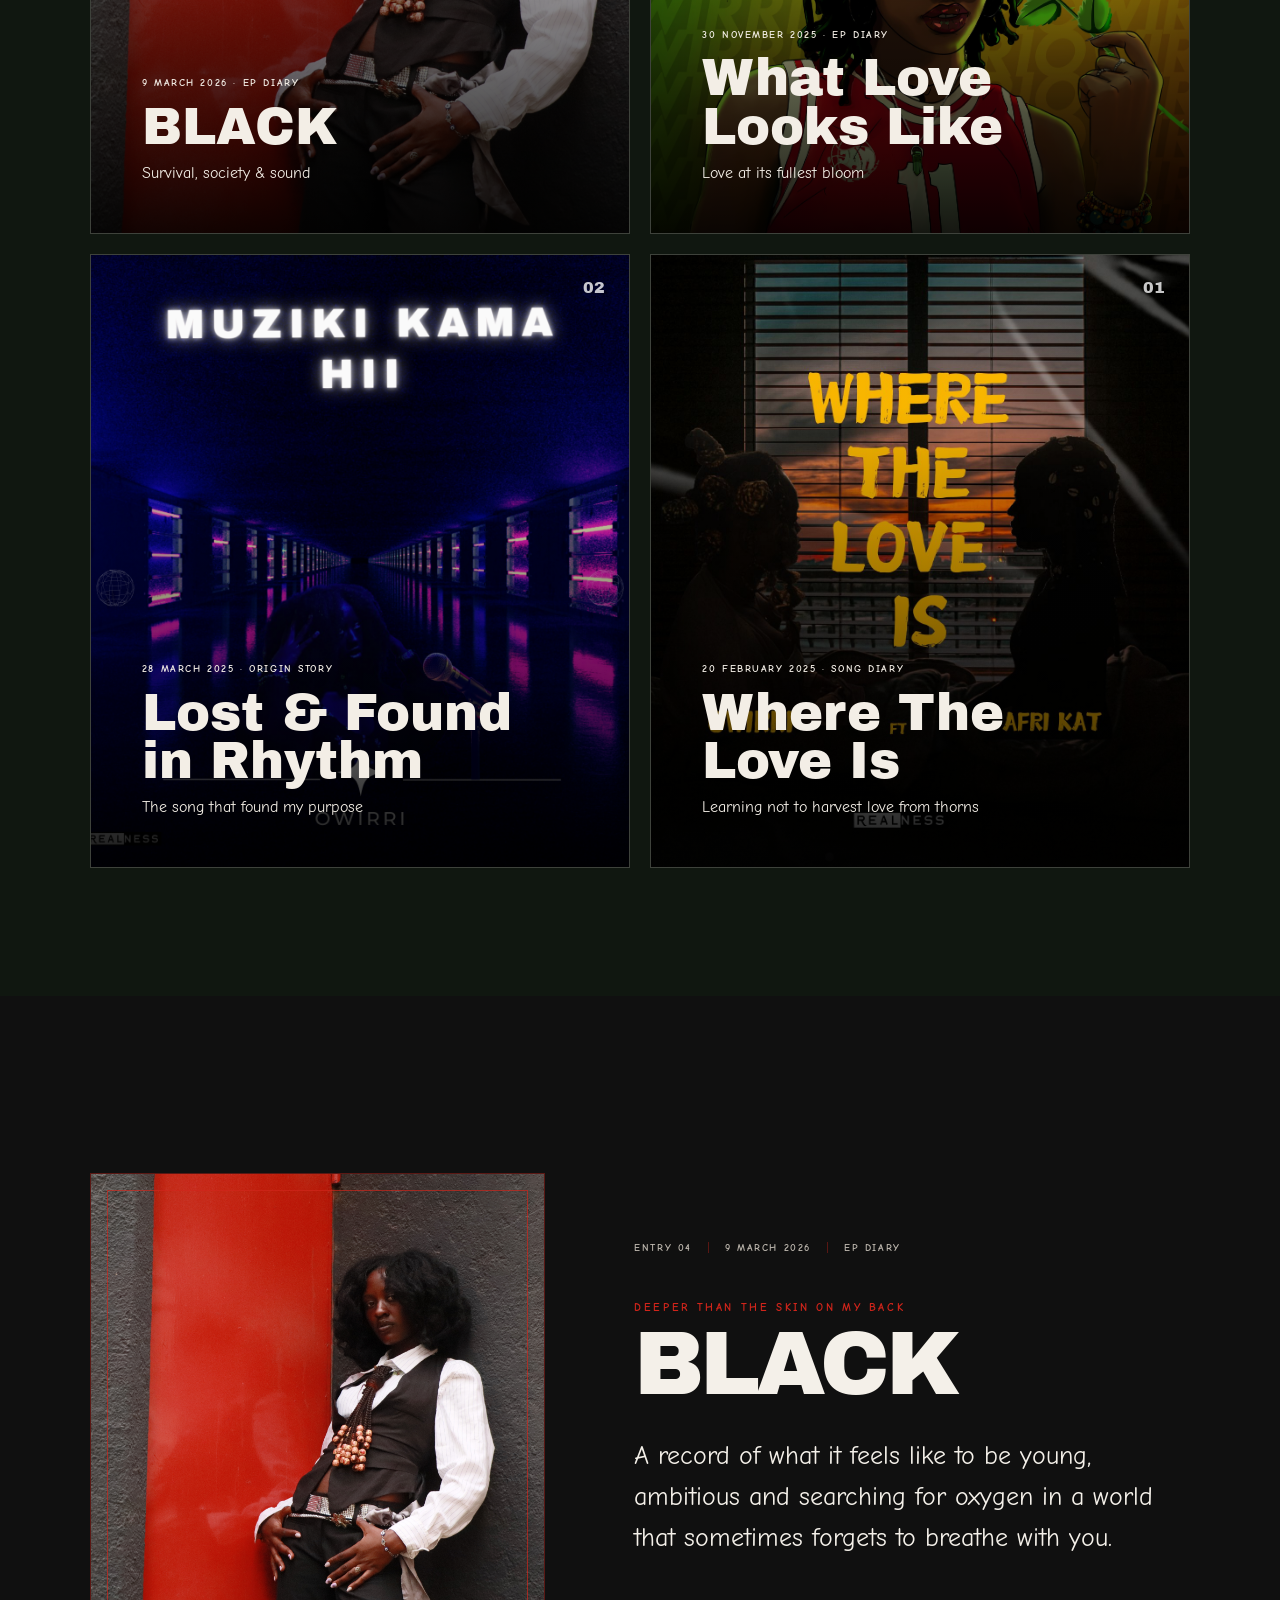
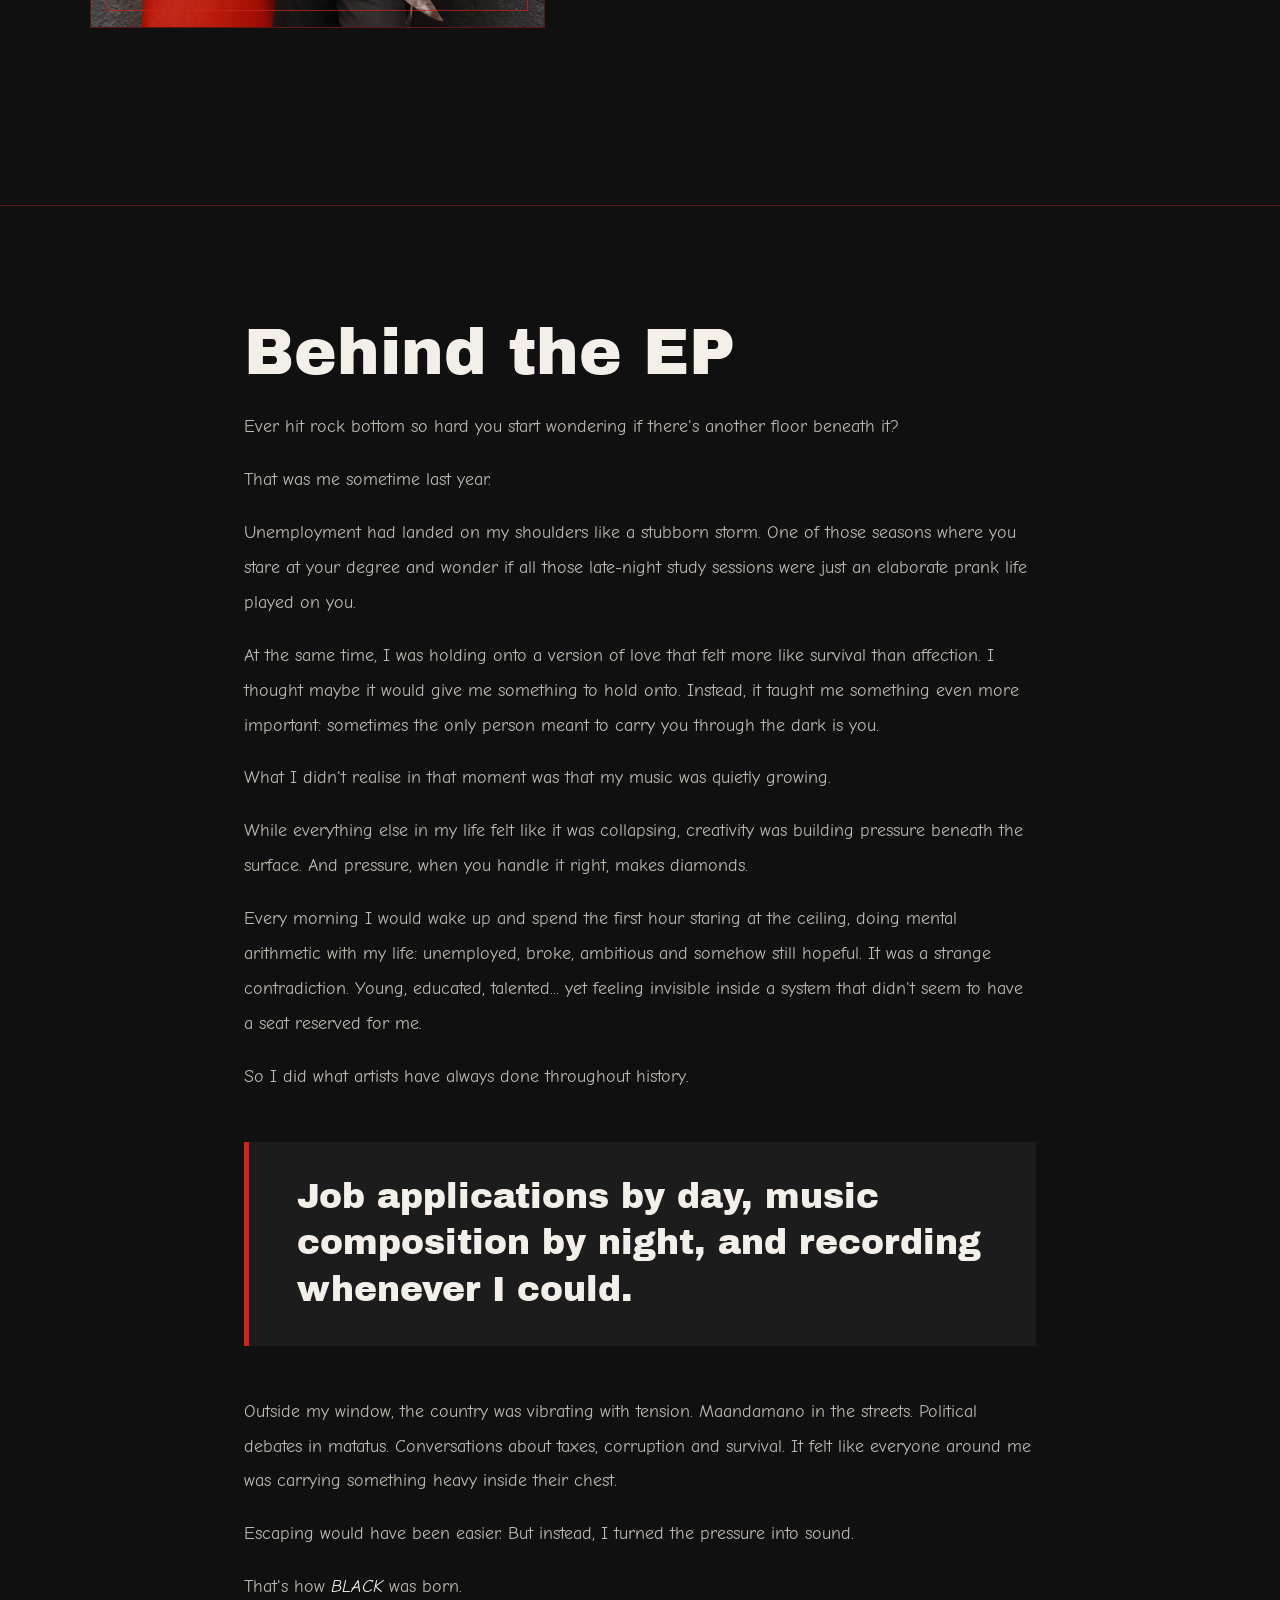
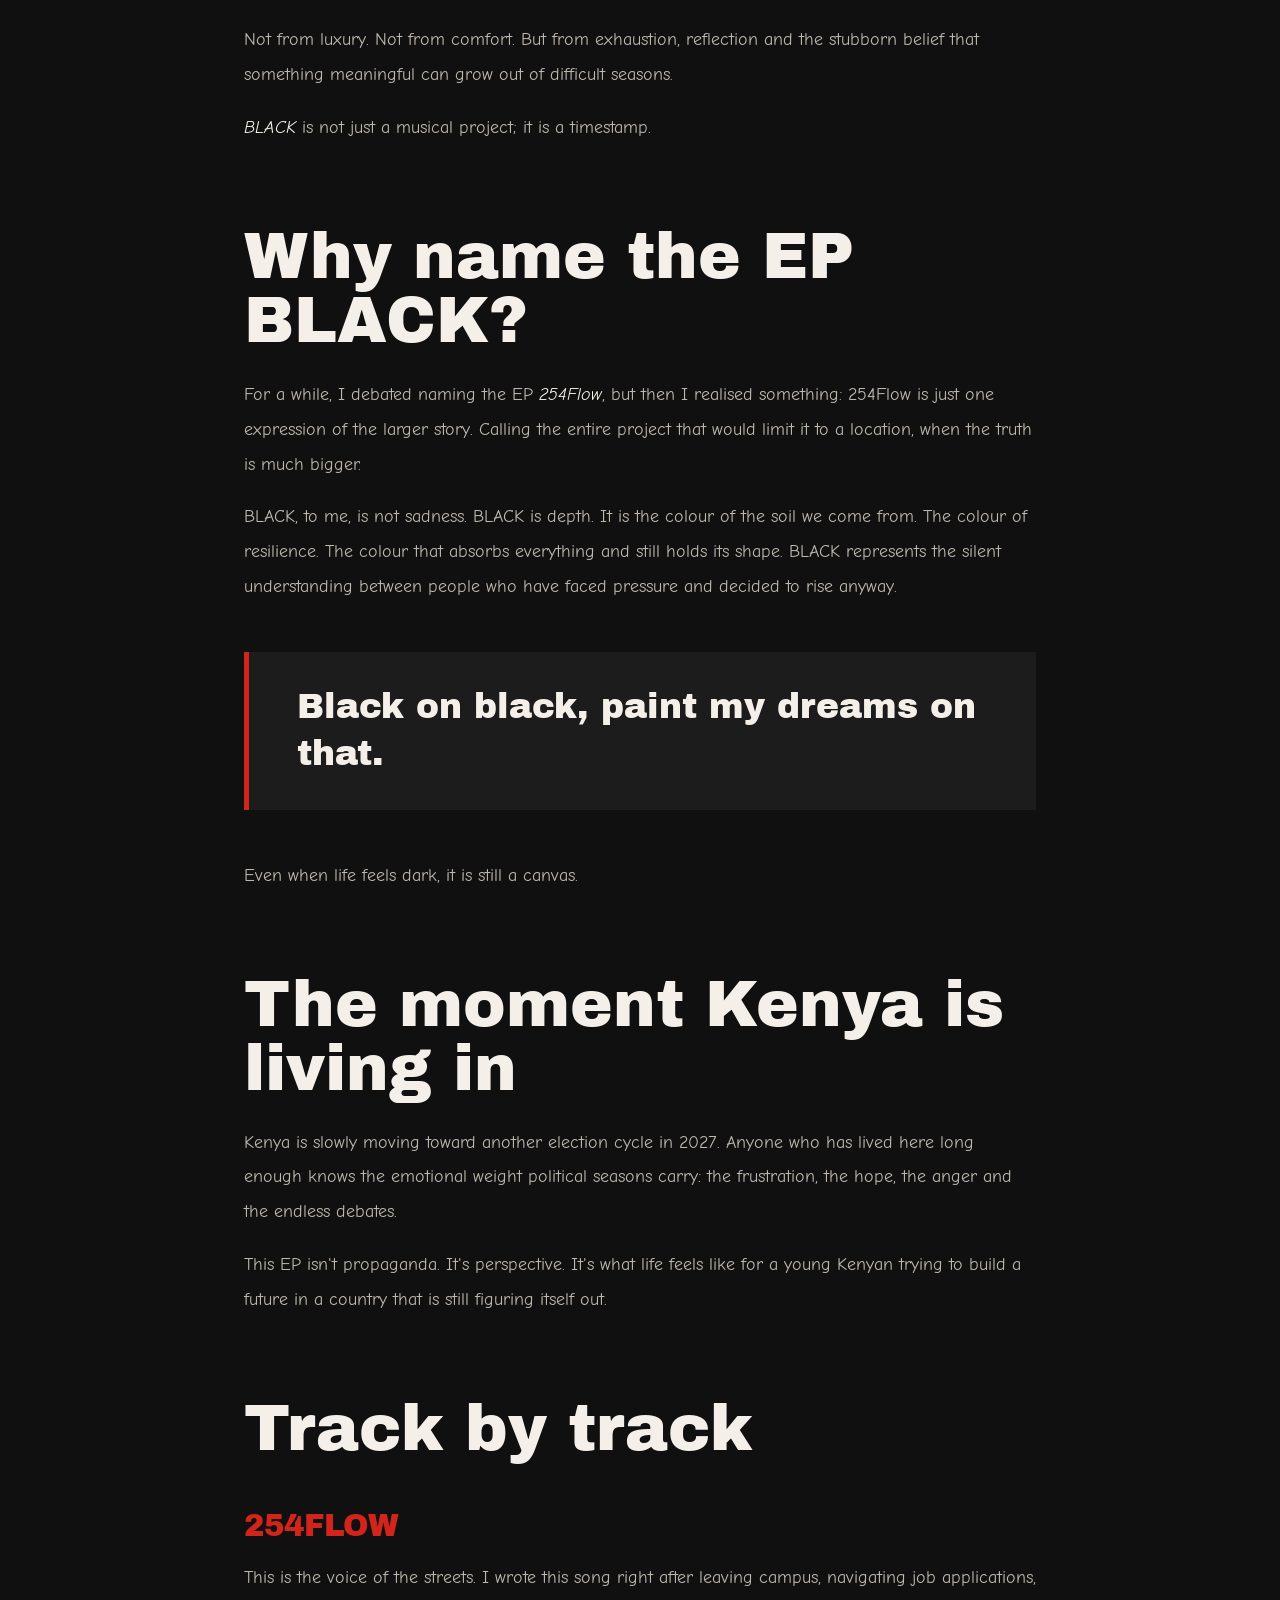
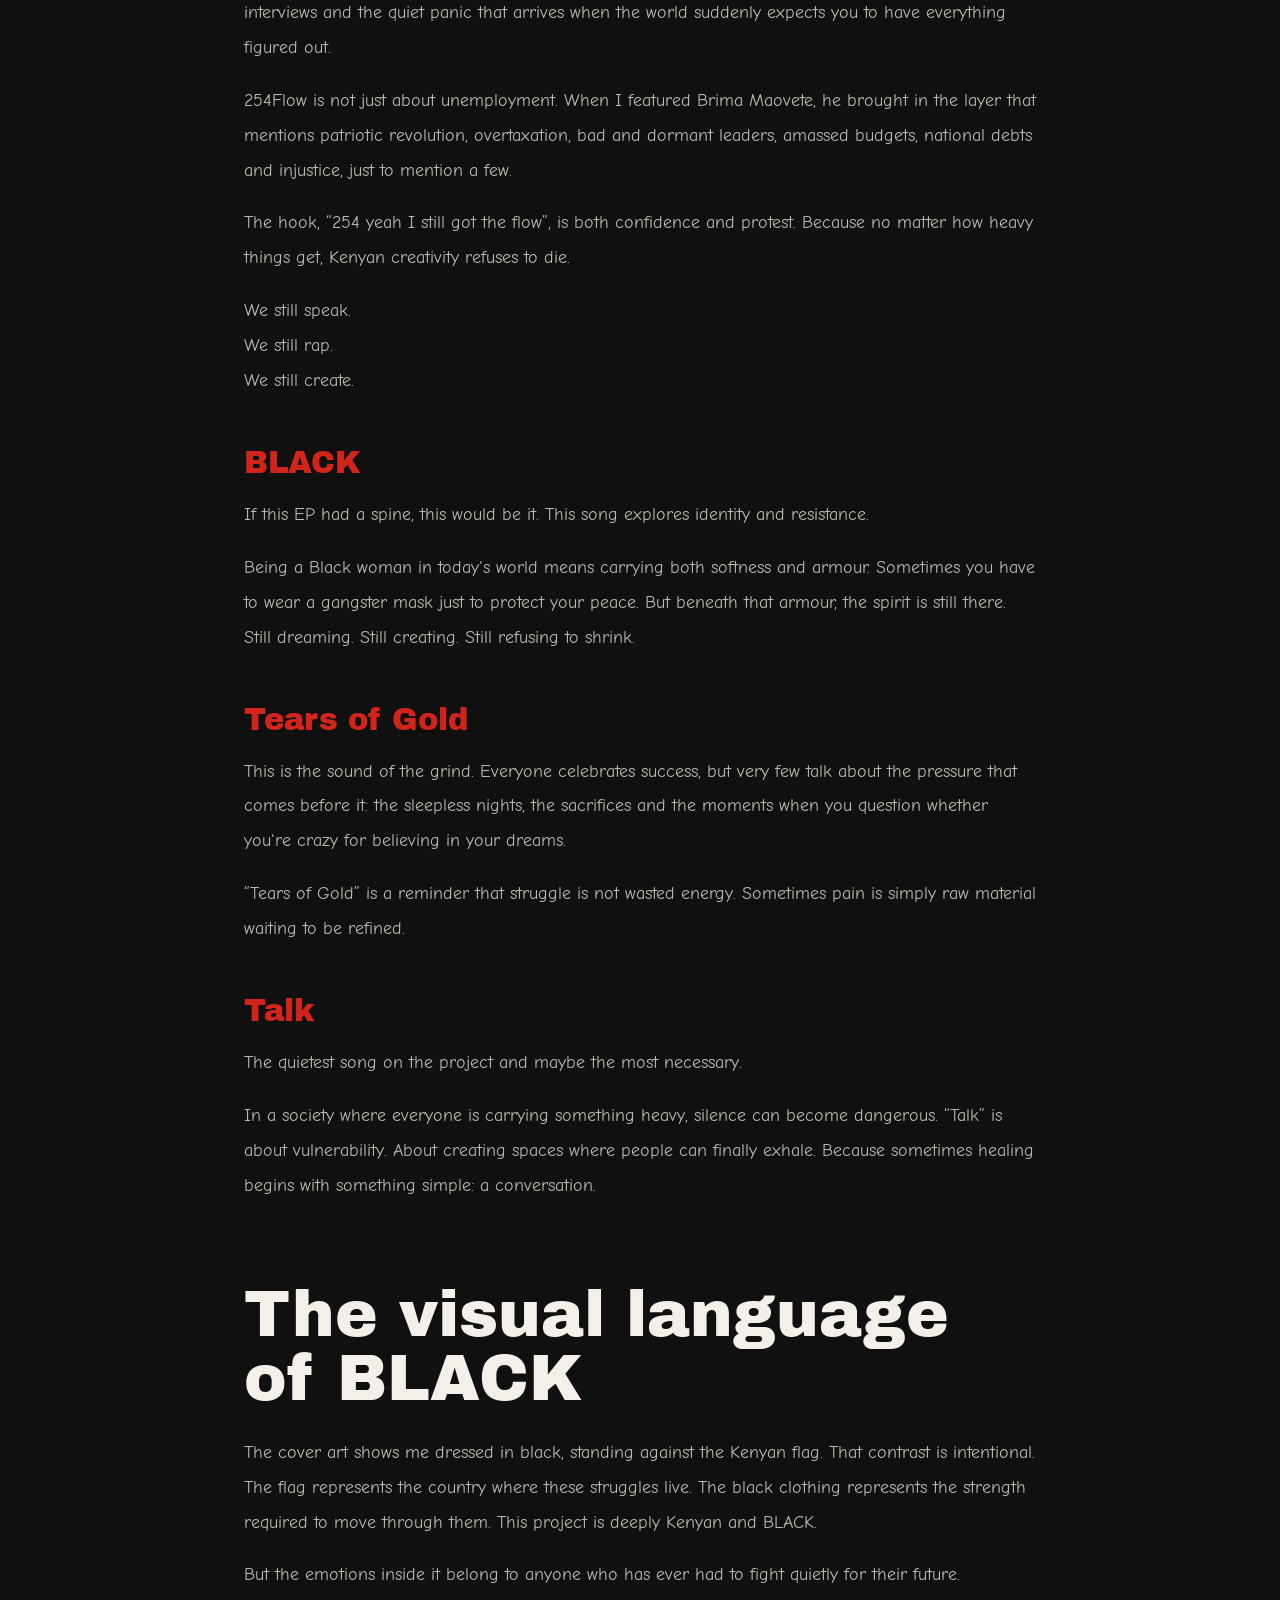
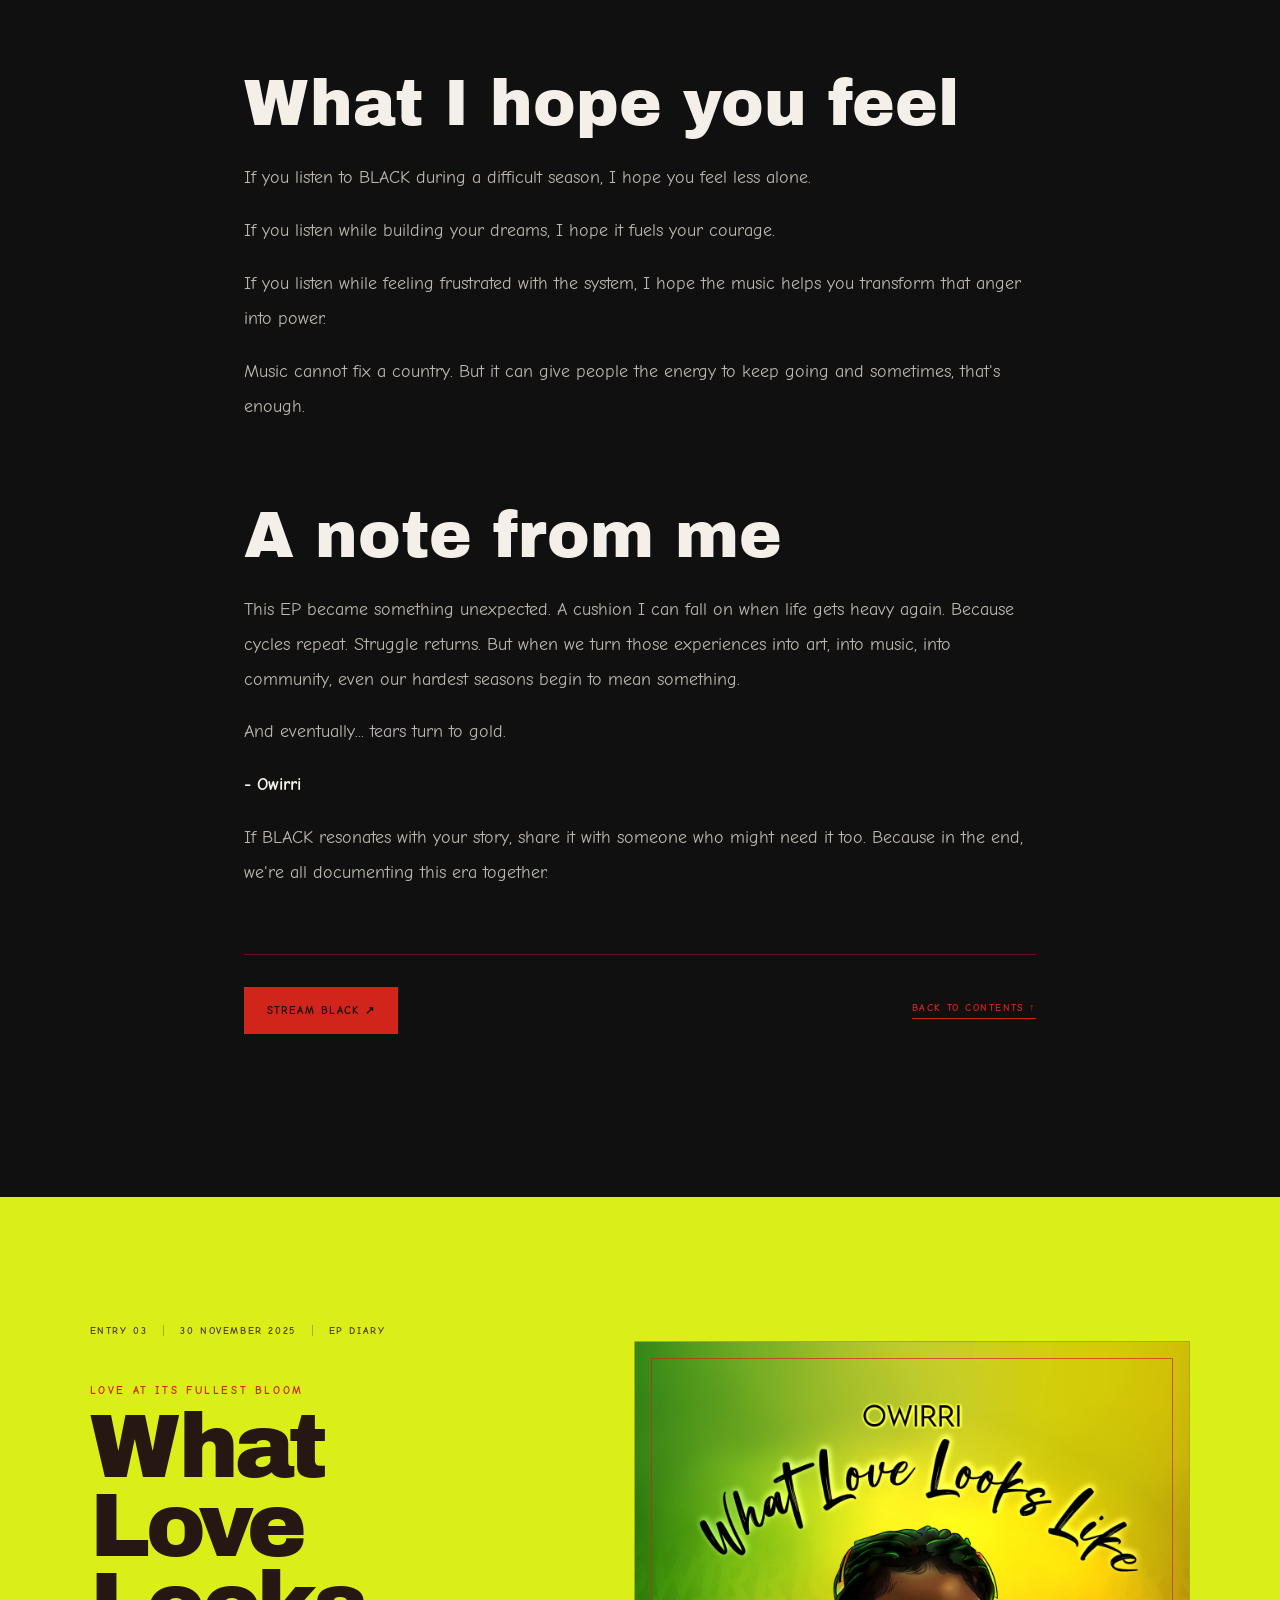
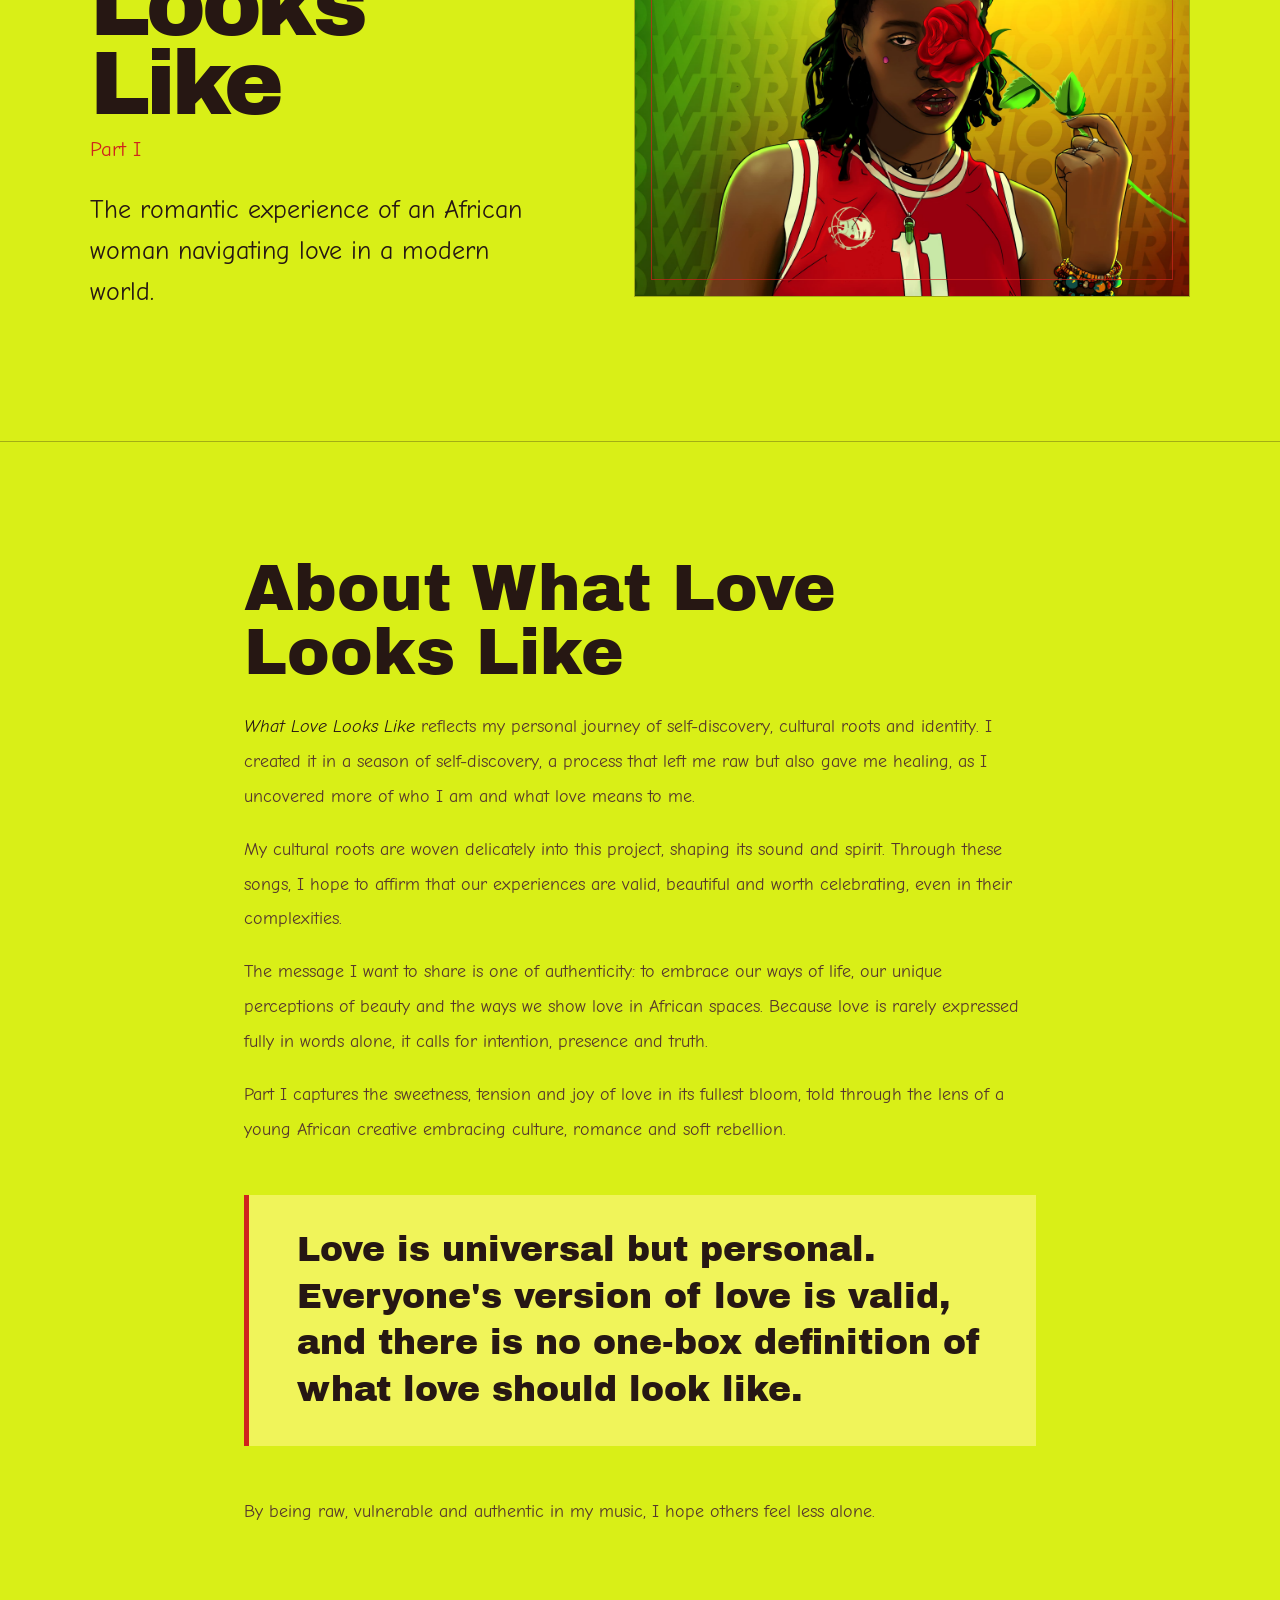
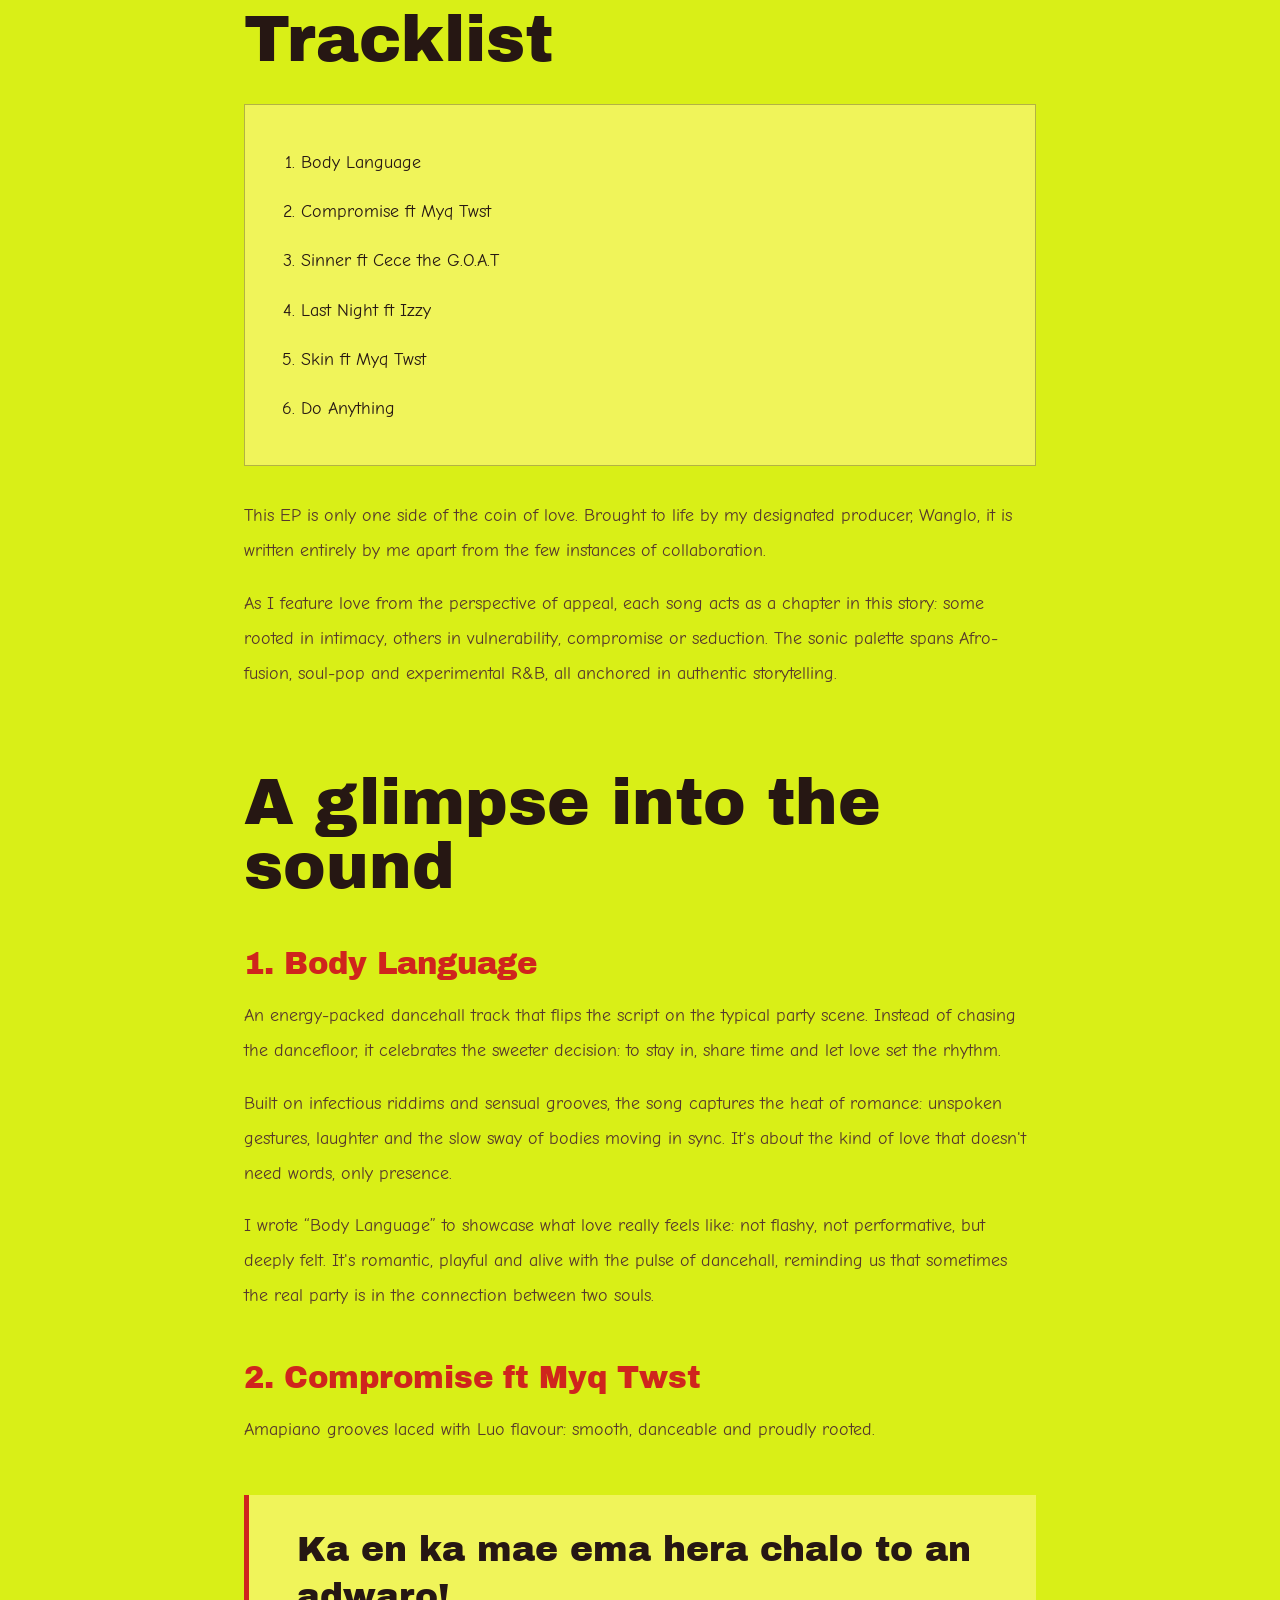
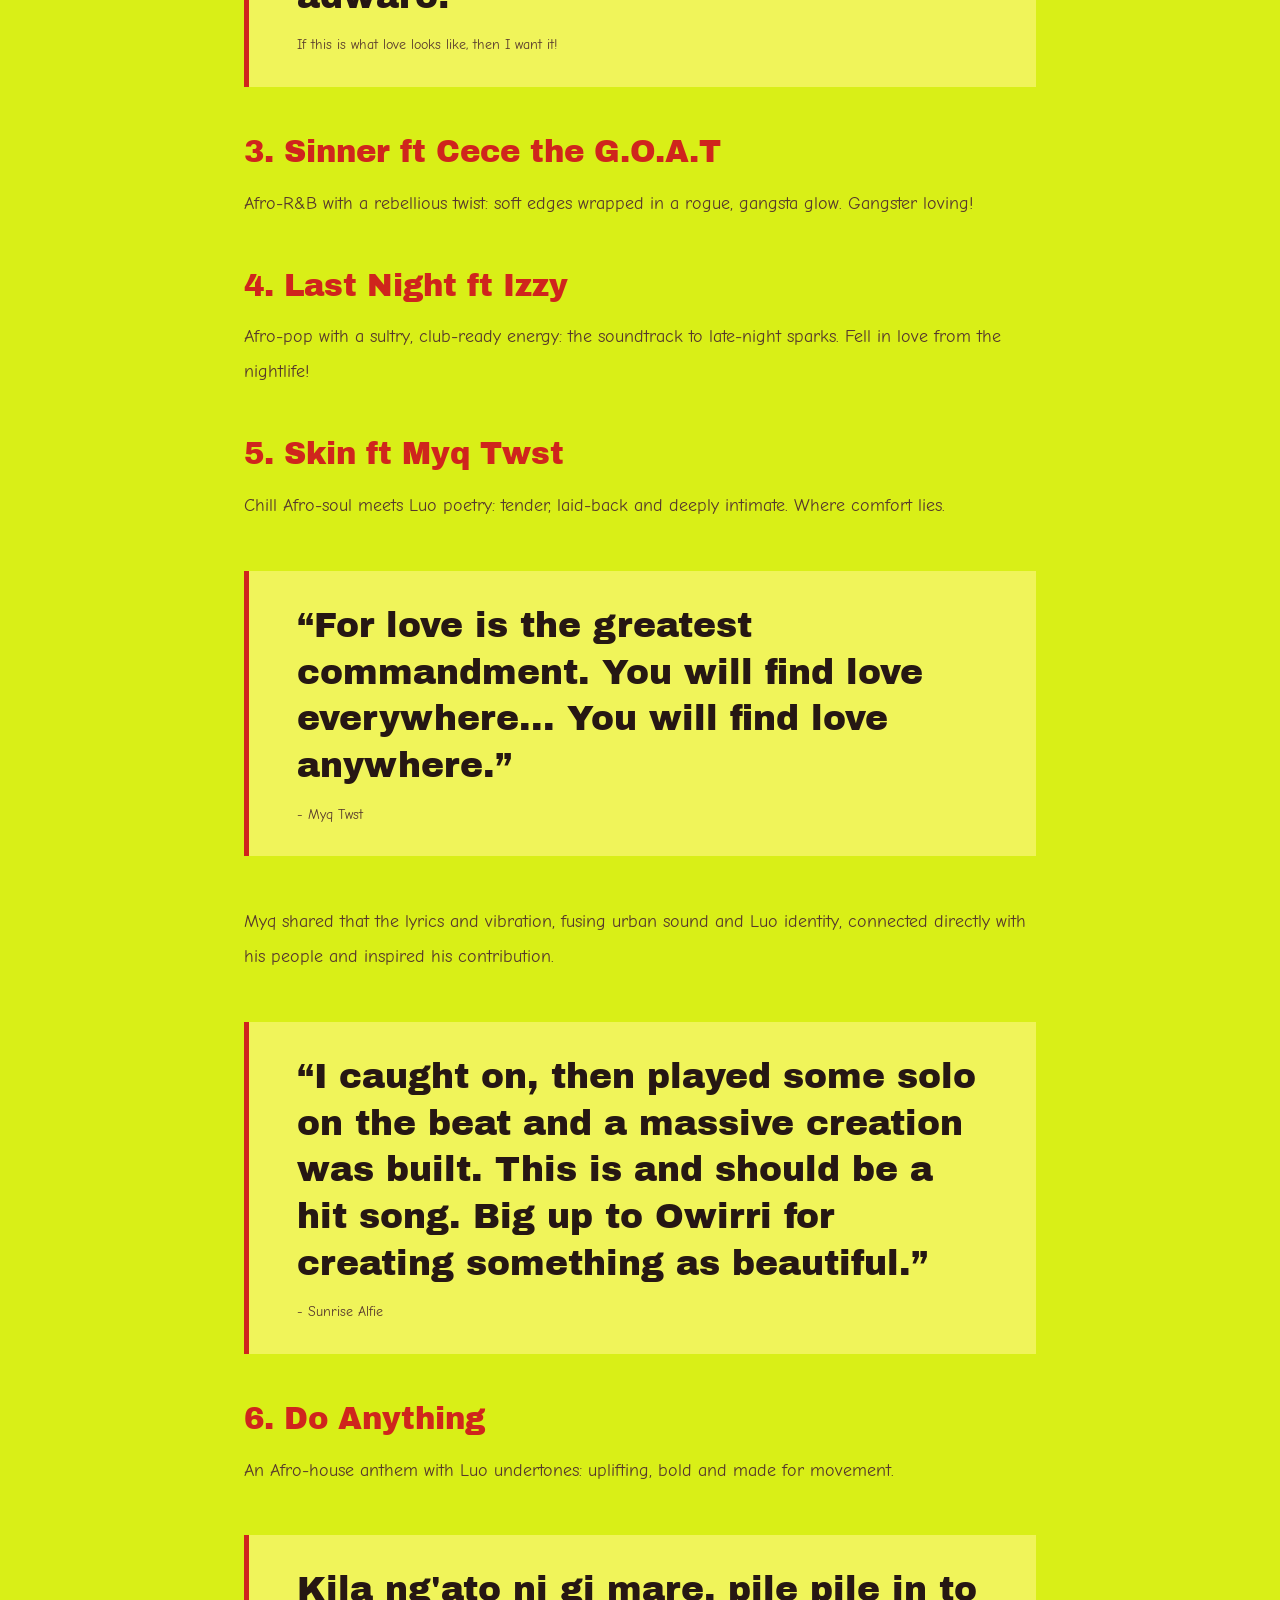
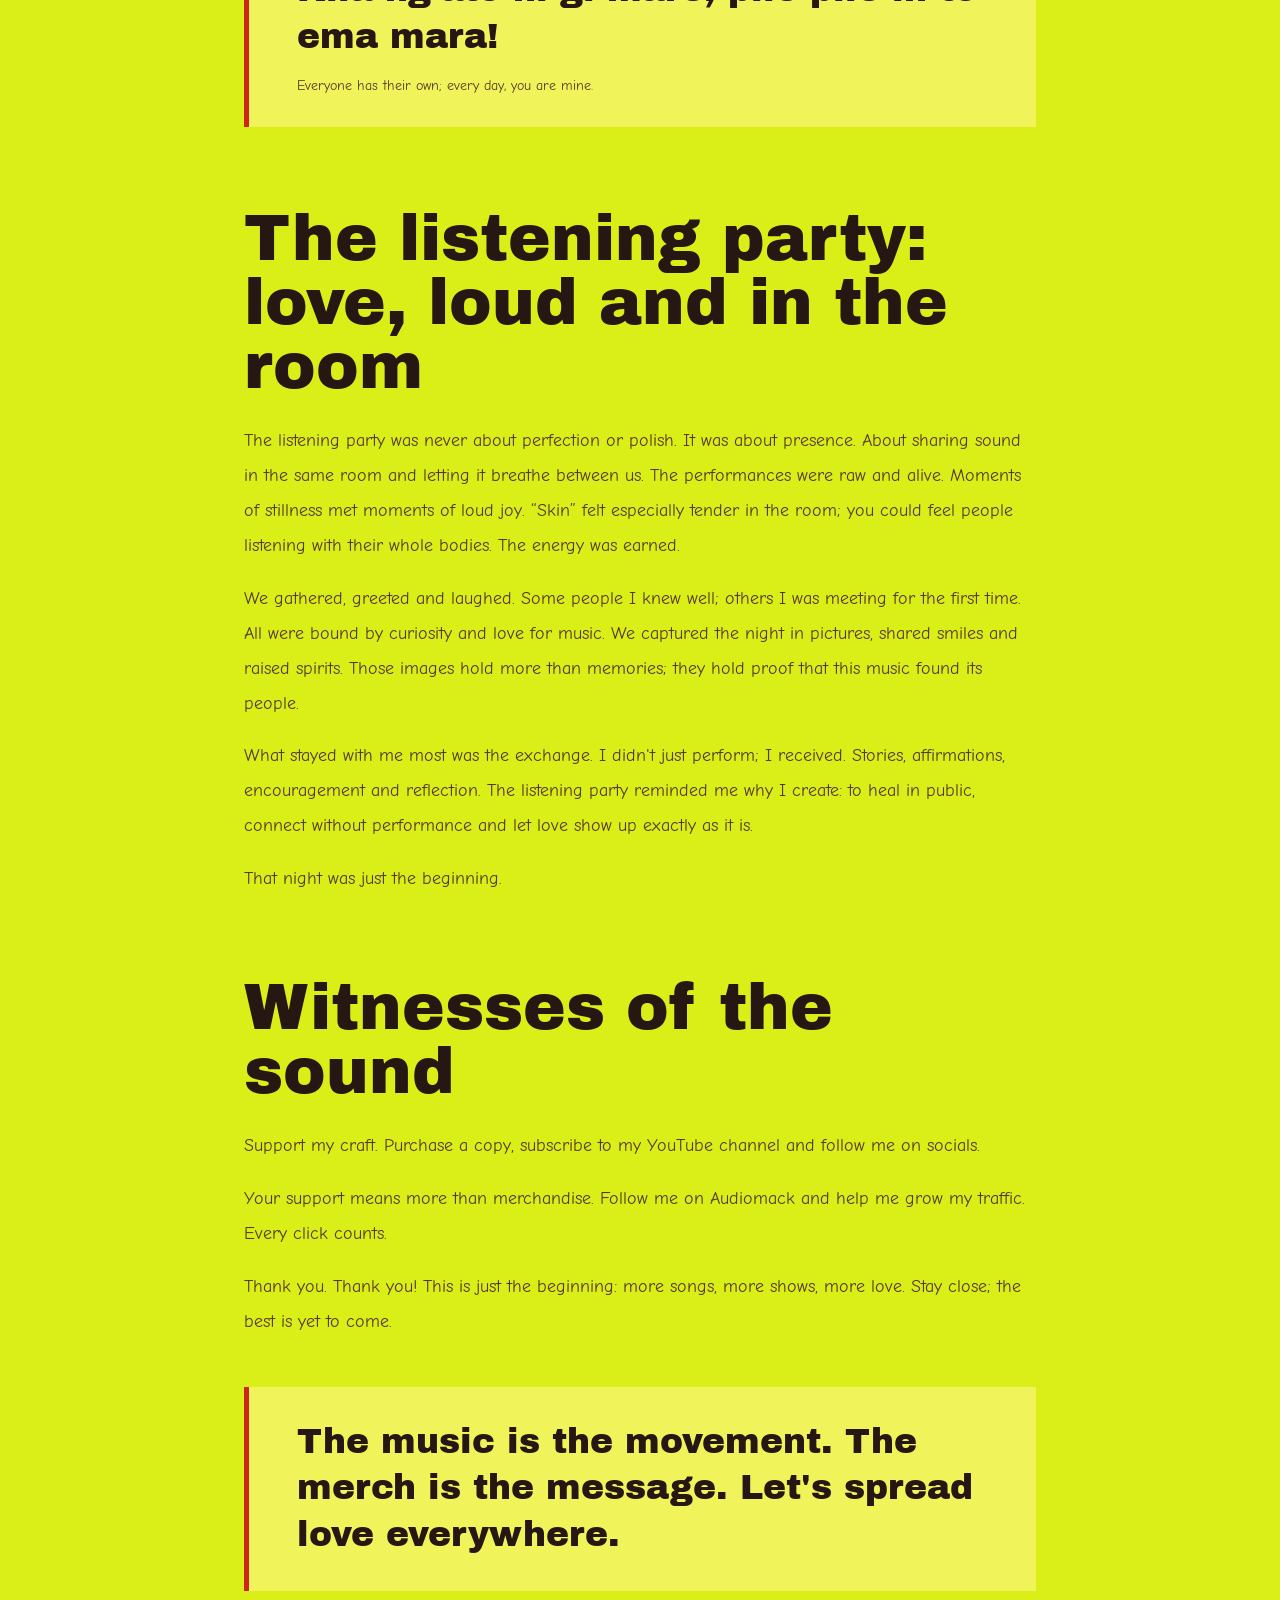
<file: archives.html>
<!doctype html>

<html lang="en">
  <head>
     
    <meta charset="utf-8" />

     
    <meta name="viewport" content="width=device-width, initial-scale=1" />

     
    <title>The Owirri Archives | Music, Stories & Reflections</title>

    <meta
      name="description"
      content="Read The Owirri Archives: release stories, creative reflections, behind-the-scenes notes and diary entries from Kenyan singer-songwriter Owirri."
    />

    <meta name="author" content="Owirri" />

    <meta name="robots" content="index, follow, max-image-preview:large" />

    <link rel="canonical" href="https://soulbyowirri.co.ke/archives.html" />

    <meta property="og:type" content="website" />

    <meta property="og:site_name" content="Owirri 2k: A Sonic Universe" />

    <meta property="og:title" content="The Owirri Archives" />

    <meta
      property="og:description"
      content="Release stories, behind-the-scenes notes and reflections from inside Owirri’s sonic universe."
    />

    <meta
      property="og:url"
      content="https://soulbyowirri.co.ke/archives.html"
    />

    <meta
      property="og:image"
      content="https://soulbyowirri.co.ke/assets/images/owirri-featured.JPG"
    />

    <meta property="og:image:alt" content="Kenyan singer-songwriter Owirri" />

    <meta name="twitter:card" content="summary_large_image" />

    <meta name="twitter:title" content="The Owirri Archives" />

    <meta
      name="twitter:description"
      content="Music, stories and reflections from inside Owirri’s sonic universe."
    />

    <meta
      name="twitter:image"
      content="https://soulbyowirri.co.ke/assets/images/owirri-featured.JPG"
    />

     
    <link rel="preconnect" href="https://fonts.googleapis.com" />

     
    <link rel="preconnect" href="https://fonts.gstatic.com" crossorigin />

     
    <link
      href="https://fonts.googleapis.com/css2?family=Archivo+Black&family=Comic+Neue:wght@400;700&display=swap"
      rel="stylesheet"
    />

     
    <link rel="stylesheet" href="styles.css?v=7" />

     
    <link rel="stylesheet" href="interactions.css?v=6" />

     
    <script src="script.js?v=6" defer></script>

     
    <script type="application/ld+json">
      {
        "@context": "https://schema.org",

        "@type": "CollectionPage",

        "@id": "https://soulbyowirri.co.ke/archives.html#archives",

        "url": "https://soulbyowirri.co.ke/archives.html",

        "name": "The Owirri Archives",

        "description": "Release stories, creative reflections and behind-the-scenes entries from Owirri.",

        "inLanguage": "en-KE",

        "author": {
          "@type": "Person",

          "@id": "https://soulbyowirri.co.ke/#owirri",

          "name": "Owirri"
        },

        "isPartOf": {
          "@type": "WebSite",

          "@id": "https://soulbyowirri.co.ke/#website"
        }
      }
    </script>
  </head>

  <body>
     
    <main>
         
      <!-- Navigation -->

         
      <nav class="nav archiveNav" aria-label="Primary navigation">
             
        <a href="index.html#top" class="wordmark">
                  OWIRRI<span>.</span>

               
        </a>

             
        <button
          class="menuButton"
          type="button"
          aria-label="Open navigation"
          aria-expanded="false"
        >
                  MENU      
        </button>

             
        <div class="navlinks">
                  <a href="index.html#music">Music</a>

                  <a href="index.html#story">About</a>

                  <a href="archives.html" aria-current="page">Archives</a>

                  <a href="index.html#contact">Contact</a>

               
        </div>

             
        <a class="navCta" href="index.html#music">         Listen ↗       </a>

           
      </nav>

         
      <!-- Archive cover -->
      <header class="archiveCover" id="top">
        <p class="archiveIssue">THE STORIES BEHIND THE SOUND</p>
        <h1>The Owirri<br /><span>Archives.</span></h1>
        <div class="archiveCoverFooter">
          <p>
            Release notes, creative confessions and dispatches from inside
            Owirri's sonic universe.
          </p>
          <a class="textLink" href="#contents">Open the archives ↓</a>
        </div>
      </header>

      <!-- Contents / article tiles -->
      <section
        class="archiveContents section"
        id="contents"
        aria-labelledby="contentsTitle"
      >
        <div class="sectionNum">CONTENTS / NEWEST FIRST</div>
        <div class="archiveContentsIntro">
          <p class="kicker">IN THIS EDITION</p>
          <h2 id="contentsTitle">Choose an entry.</h2>
        </div>

        <ol class="archiveIndex">
          <li class="archiveTile archiveTileBlack">
            <a href="#black">
              <img
                src="assets/images/IMG_0516.JPG"
                alt="Owirri photographed for the BLACK era"
              />
              <span class="archiveTileShade"></span>
              <span class="archiveTileNumber">04</span>
              <span class="archiveTileCopy">
                <small>9 MARCH 2026 · EP DIARY</small>
                <strong>BLACK</strong>
                <em>Survival, society &amp; sound</em>
              </span>
            </a>
          </li>

          <li class="archiveTile archiveTileLove">
            <a href="#what-love-looks-like">
              <img
                src="assets/images/what-love-looks-like.jpg"
                alt="What Love Looks Like Part I artwork"
              />
              <span class="archiveTileShade"></span>
              <span class="archiveTileNumber">03</span>
              <span class="archiveTileCopy">
                <small>30 NOVEMBER 2025 · EP DIARY</small>
                <strong>What Love Looks Like</strong>
                <em>Love at its fullest bloom</em>
              </span>
            </a>
          </li>

          <li class="archiveTile archiveTileMuziki">
            <a href="#muziki-kama-hii">
              <img
                src="assets/images/muziki-kama-hii.png"
                alt="Muziki Kama Hii artwork"
              />
              <span class="archiveTileShade"></span>
              <span class="archiveTileNumber">02</span>
              <span class="archiveTileCopy">
                <small>28 MARCH 2025 · ORIGIN STORY</small>
                <strong>Lost &amp; Found in Rhythm</strong>
                <em>The song that found my purpose</em>
              </span>
            </a>
          </li>

          <li class="archiveTile archiveTileWhereLove">
            <a href="#where-the-love-is">
              <img
                src="assets/images/Wh.jpg"
                alt="Where The Love Is by Owirri featuring AfriKat"
              />
              <span class="archiveTileShade"></span>
              <span class="archiveTileNumber">01</span>
              <span class="archiveTileCopy">
                <small>20 FEBRUARY 2025 · SONG DIARY</small>
                <strong>Where The Love Is</strong>
                <em>Learning not to harvest love from thorns</em>
              </span>
            </a>
          </li>
        </ol>
      </section>

      <!-- Full articles -->
      <section
        class="archiveEntries"
        id="entries"
        aria-label="Archive articles"
      >
        <!-- BLACK -->
        <article class="archiveArticle archiveArticleBlack" id="black">
          <header class="articleHero">
            <div class="articleHeroArt">
              <img
                src="assets/images/IMG_0516.JPG"
                alt="Owirri in the BLACK era"
                loading="lazy"
              />
            </div>
            <div class="articleHeroCopy">
              <div class="archiveEntryMeta">
                <span>ENTRY 04</span><span>9 MARCH 2026</span
                ><span>EP DIARY</span>
              </div>
              <p class="kicker">DEEPER THAN THE SKIN ON MY BACK</p>
              <h2>BLACK</h2>
              <p class="archiveStandfirst">
                A record of what it feels like to be young, ambitious and
                searching for oxygen in a world that sometimes forgets to
                breathe with you.
              </p>
            </div>
          </header>

          <div class="articleBody">
            <h3>Behind the EP</h3>
            <p>
              Ever hit rock bottom so hard you start wondering if there's
              another floor beneath it?
            </p>
            <p>That was me sometime last year.</p>
            <p>
              Unemployment had landed on my shoulders like a stubborn storm. One
              of those seasons where you stare at your degree and wonder if all
              those late-night study sessions were just an elaborate prank life
              played on you.
            </p>
            <p>
              At the same time, I was holding onto a version of love that felt
              more like survival than affection. I thought maybe it would give
              me something to hold onto. Instead, it taught me something even
              more important: sometimes the only person meant to carry you
              through the dark is you.
            </p>
            <p>
              What I didn't realise in that moment was that my music was quietly
              growing.
            </p>
            <p>
              While everything else in my life felt like it was collapsing,
              creativity was building pressure beneath the surface. And
              pressure, when you handle it right, makes diamonds.
            </p>
            <p>
              Every morning I would wake up and spend the first hour staring at
              the ceiling, doing mental arithmetic with my life: unemployed,
              broke, ambitious and somehow still hopeful. It was a strange
              contradiction. Young, educated, talented... yet feeling invisible
              inside a system that didn't seem to have a seat reserved for me.
            </p>
            <p>So I did what artists have always done throughout history.</p>
            <blockquote>
              Job applications by day, music composition by night, and recording
              whenever I could.
            </blockquote>
            <p>
              Outside my window, the country was vibrating with tension.
              Maandamano in the streets. Political debates in matatus.
              Conversations about taxes, corruption and survival. It felt like
              everyone around me was carrying something heavy inside their
              chest.
            </p>
            <p>
              Escaping would have been easier. But instead, I turned the
              pressure into sound.
            </p>
            <p>That's how <em>BLACK</em> was born.</p>
            <p>
              Not from luxury. Not from comfort. But from exhaustion, reflection
              and the stubborn belief that something meaningful can grow out of
              difficult seasons.
            </p>
            <p>
              <em>BLACK</em> is not just a musical project; it is a timestamp.
            </p>

            <h3>Why name the EP BLACK?</h3>
            <p>
              For a while, I debated naming the EP <em>254Flow</em>, but then I
              realised something: 254Flow is just one expression of the larger
              story. Calling the entire project that would limit it to a
              location, when the truth is much bigger.
            </p>
            <p>
              BLACK, to me, is not sadness. BLACK is depth. It is the colour of
              the soil we come from. The colour of resilience. The colour that
              absorbs everything and still holds its shape. BLACK represents the
              silent understanding between people who have faced pressure and
              decided to rise anyway.
            </p>
            <blockquote>Black on black, paint my dreams on that.</blockquote>
            <p>Even when life feels dark, it is still a canvas.</p>

            <h3>The moment Kenya is living in</h3>
            <p>
              Kenya is slowly moving toward another election cycle in 2027.
              Anyone who has lived here long enough knows the emotional weight
              political seasons carry: the frustration, the hope, the anger and
              the endless debates.
            </p>
            <p>
              This EP isn't propaganda. It's perspective. It's what life feels
              like for a young Kenyan trying to build a future in a country that
              is still figuring itself out.
            </p>

            <h3>Track by track</h3>
            <h4>254FLOW</h4>
            <p>
              This is the voice of the streets. I wrote this song right after
              leaving campus, navigating job applications, interviews and the
              quiet panic that arrives when the world suddenly expects you to
              have everything figured out.
            </p>
            <p>
              254Flow is not just about unemployment. When I featured Brima
              Maovete, he brought in the layer that mentions patriotic
              revolution, overtaxation, bad and dormant leaders, amassed
              budgets, national debts and injustice, just to mention a few.
            </p>
            <p>
              The hook, “254 yeah I still got the flow”, is both confidence and
              protest. Because no matter how heavy things get, Kenyan creativity
              refuses to die.
            </p>
            <p>We still speak.<br />We still rap.<br />We still create.</p>

            <h4>BLACK</h4>
            <p>
              If this EP had a spine, this would be it. This song explores
              identity and resistance.
            </p>
            <p>
              Being a Black woman in today's world means carrying both softness
              and armour. Sometimes you have to wear a gangster mask just to
              protect your peace. But beneath that armour, the spirit is still
              there. Still dreaming. Still creating. Still refusing to shrink.
            </p>

            <h4>Tears of Gold</h4>
            <p>
              This is the sound of the grind. Everyone celebrates success, but
              very few talk about the pressure that comes before it: the
              sleepless nights, the sacrifices and the moments when you question
              whether you're crazy for believing in your dreams.
            </p>
            <p>
              “Tears of Gold” is a reminder that struggle is not wasted energy.
              Sometimes pain is simply raw material waiting to be refined.
            </p>

            <h4>Talk</h4>
            <p>
              The quietest song on the project and maybe the most necessary.
            </p>
            <p>
              In a society where everyone is carrying something heavy, silence
              can become dangerous. “Talk” is about vulnerability. About
              creating spaces where people can finally exhale. Because sometimes
              healing begins with something simple: a conversation.
            </p>

            <h3>The visual language of BLACK</h3>
            <p>
              The cover art shows me dressed in black, standing against the
              Kenyan flag. That contrast is intentional. The flag represents the
              country where these struggles live. The black clothing represents
              the strength required to move through them. This project is deeply
              Kenyan and BLACK.
            </p>
            <p>
              But the emotions inside it belong to anyone who has ever had to
              fight quietly for their future.
            </p>

            <h3>What I hope you feel</h3>
            <p>
              If you listen to BLACK during a difficult season, I hope you feel
              less alone.
            </p>
            <p>
              If you listen while building your dreams, I hope it fuels your
              courage.
            </p>
            <p>
              If you listen while feeling frustrated with the system, I hope the
              music helps you transform that anger into power.
            </p>
            <p>
              Music cannot fix a country. But it can give people the energy to
              keep going and sometimes, that's enough.
            </p>

            <h3>A note from me</h3>
            <p>
              This EP became something unexpected. A cushion I can fall on when
              life gets heavy again. Because cycles repeat. Struggle returns.
              But when we turn those experiences into art, into music, into
              community, even our hardest seasons begin to mean something.
            </p>
            <p>And eventually... tears turn to gold.</p>
            <p class="articleSignature">- Owirri</p>
            <p>
              If BLACK resonates with your story, share it with someone who
              might need it too. Because in the end, we're all documenting this
              era together.
            </p>

            <div class="articleCta">
              <a
                class="button articleButton"
                href="https://open.spotify.com/album/5JWIcWLDFyDbvL78qyH93H"
                target="_blank"
                rel="noopener noreferrer"
                >Stream BLACK ↗</a
              >
              <a class="backToContents" href="#contents">Back to contents ↑</a>
            </div>
          </div>
        </article>

        <!-- What Love Looks Like -->
        <article
          class="archiveArticle archiveArticleLove"
          id="what-love-looks-like"
        >
          <header class="articleHero articleHeroReverse">
            <div class="articleHeroArt">
              <img
                src="assets/images/what-love-looks-like.jpg"
                alt="What Love Looks Like Part I artwork"
                loading="lazy"
              />
            </div>
            <div class="articleHeroCopy">
              <div class="archiveEntryMeta">
                <span>ENTRY 03</span><span>30 NOVEMBER 2025</span
                ><span>EP DIARY</span>
              </div>
              <p class="kicker">LOVE AT ITS FULLEST BLOOM</p>
              <h2>What Love<br />Looks Like <span>Part I</span></h2>
              <p class="archiveStandfirst">
                The romantic experience of an African woman navigating love in a
                modern world.
              </p>
            </div>
          </header>

          <div class="articleBody">
            <h3>About What Love Looks Like</h3>
            <p>
              <em>What Love Looks Like</em> reflects my personal journey of
              self-discovery, cultural roots and identity. I created it in a
              season of self-discovery, a process that left me raw but also gave
              me healing, as I uncovered more of who I am and what love means to
              me.
            </p>
            <p>
              My cultural roots are woven delicately into this project, shaping
              its sound and spirit. Through these songs, I hope to affirm that
              our experiences are valid, beautiful and worth celebrating, even
              in their complexities.
            </p>
            <p>
              The message I want to share is one of authenticity: to embrace our
              ways of life, our unique perceptions of beauty and the ways we
              show love in African spaces. Because love is rarely expressed
              fully in words alone, it calls for intention, presence and truth.
            </p>
            <p>
              Part I captures the sweetness, tension and joy of love in its
              fullest bloom, told through the lens of a young African creative
              embracing culture, romance and soft rebellion.
            </p>
            <blockquote>
              Love is universal but personal. Everyone's version of love is
              valid, and there is no one-box definition of what love should look
              like.
            </blockquote>
            <p>
              By being raw, vulnerable and authentic in my music, I hope others
              feel less alone.
            </p>

            <h3>Tracklist</h3>
            <ol class="articleTracklist">
              <li>Body Language</li>
              <li>Compromise ft Myq Twst</li>
              <li>Sinner ft Cece the G.O.A.T</li>
              <li>Last Night ft Izzy</li>
              <li>Skin ft Myq Twst</li>
              <li>Do Anything</li>
            </ol>
            <p>
              This EP is only one side of the coin of love. Brought to life by
              my designated producer, Wanglo, it is written entirely by me apart
              from the few instances of collaboration.
            </p>
            <p>
              As I feature love from the perspective of appeal, each song acts
              as a chapter in this story: some rooted in intimacy, others in
              vulnerability, compromise or seduction. The sonic palette spans
              Afro-fusion, soul-pop and experimental R&amp;B, all anchored in
              authentic storytelling.
            </p>

            <h3>A glimpse into the sound</h3>
            <h4>1. Body Language</h4>
            <p>
              An energy-packed dancehall track that flips the script on the
              typical party scene. Instead of chasing the dancefloor, it
              celebrates the sweeter decision: to stay in, share time and let
              love set the rhythm.
            </p>
            <p>
              Built on infectious riddims and sensual grooves, the song captures
              the heat of romance: unspoken gestures, laughter and the slow sway
              of bodies moving in sync. It's about the kind of love that doesn't
              need words, only presence.
            </p>
            <p>
              I wrote “Body Language” to showcase what love really feels like:
              not flashy, not performative, but deeply felt. It's romantic,
              playful and alive with the pulse of dancehall, reminding us that
              sometimes the real party is in the connection between two souls.
            </p>

            <h4>2. Compromise ft Myq Twst</h4>
            <p>
              Amapiano grooves laced with Luo flavour: smooth, danceable and
              proudly rooted.
            </p>
            <blockquote>
              Ka en ka mae ema hera chalo to an adwaro!<br /><small
                >If this is what love looks like, then I want it!</small
              >
            </blockquote>

            <h4>3. Sinner ft Cece the G.O.A.T</h4>
            <p>
              Afro-R&amp;B with a rebellious twist: soft edges wrapped in a
              rogue, gangsta glow. Gangster loving!
            </p>

            <h4>4. Last Night ft Izzy</h4>
            <p>
              Afro-pop with a sultry, club-ready energy: the soundtrack to
              late-night sparks. Fell in love from the nightlife!
            </p>

            <h4>5. Skin ft Myq Twst</h4>
            <p>
              Chill Afro-soul meets Luo poetry: tender, laid-back and deeply
              intimate. Where comfort lies.
            </p>
            <blockquote>
              “For love is the greatest commandment. You will find love
              everywhere... You will find love anywhere.”<cite>- Myq Twst</cite>
            </blockquote>
            <p>
              Myq shared that the lyrics and vibration, fusing urban sound and
              Luo identity, connected directly with his people and inspired his
              contribution.
            </p>
            <blockquote>
              “I caught on, then played some solo on the beat and a massive
              creation was built. This is and should be a hit song. Big up to
              Owirri for creating something as beautiful.”<cite
                >- Sunrise Alfie</cite
              >
            </blockquote>

            <h4>6. Do Anything</h4>
            <p>
              An Afro-house anthem with Luo undertones: uplifting, bold and made
              for movement.
            </p>
            <blockquote>
              Kila ng'ato ni gi mare, pile pile in to ema mara!<br /><small
                >Everyone has their own; every day, you are mine.</small
              >
            </blockquote>

            <h3>The listening party: love, loud and in the room</h3>
            <p>
              The listening party was never about perfection or polish. It was
              about presence. About sharing sound in the same room and letting
              it breathe between us. The performances were raw and alive.
              Moments of stillness met moments of loud joy. “Skin” felt
              especially tender in the room; you could feel people listening
              with their whole bodies. The energy was earned.
            </p>
            <p>
              We gathered, greeted and laughed. Some people I knew well; others
              I was meeting for the first time. All were bound by curiosity and
              love for music. We captured the night in pictures, shared smiles
              and raised spirits. Those images hold more than memories; they
              hold proof that this music found its people.
            </p>
            <p>
              What stayed with me most was the exchange. I didn't just perform;
              I received. Stories, affirmations, encouragement and reflection.
              The listening party reminded me why I create: to heal in public,
              connect without performance and let love show up exactly as it is.
            </p>
            <p>That night was just the beginning.</p>

            <h3>Witnesses of the sound</h3>
            <p>
              Support my craft. Purchase a copy, subscribe to my YouTube channel
              and follow me on socials.
            </p>
            <p>
              Your support means more than merchandise. Follow me on Audiomack
              and help me grow my traffic. Every click counts.
            </p>
            <p>
              Thank you. Thank you! This is just the beginning: more songs, more
              shows, more love. Stay close; the best is yet to come.
            </p>
            <blockquote>
              The music is the movement. The merch is the message. Let's spread
              love everywhere.
            </blockquote>

            <h3>Credits</h3>
            <ul class="articleCredits">
              <li><strong>Main artist:</strong> Owirri</li>
              <li><strong>Executive producer:</strong> Realness</li>
              <li>
                <strong>Other producers:</strong> Wanglo, Towahla, Sunrise Alfie
              </li>
              <li><strong>Lead illustrator:</strong> Lora Arts</li>
              <li>
                <strong>Visual artist:</strong> Uradi Films at Ylab Studios
              </li>
              <li><strong>Director:</strong> Chitayi Lisanza</li>
              <li><strong>Choreographer:</strong> call.me.T</li>
              <li><strong>Featured artists:</strong> Myq Twst, Izzy, Cece</li>
            </ul>

            <div class="articleCta">
              <a
                class="button articleButton"
                href="https://open.spotify.com/album/7qBEAhfD0J2901HElE4laf"
                target="_blank"
                rel="noopener noreferrer"
                >Stream the EP ↗</a
              >
              <a
                class="button articleButtonSecondary"
                href="https://soulbyowirri.hustlesasa.shop/"
                target="_blank"
                rel="noopener noreferrer"
                >Support My Craft ↗</a
              >
              <a class="backToContents" href="#contents">Back to contents ↑</a>
            </div>
          </div>
        </article>

        <!-- Muziki Kama Hii -->
        <article
          class="archiveArticle archiveArticleMuziki"
          id="muziki-kama-hii"
        >
          <header class="articleHero">
            <div class="articleHeroArt">
              <img
                src="assets/images/muziki-kama-hii.png"
                alt="Muziki Kama Hii artwork"
                loading="lazy"
              />
            </div>
            <div class="articleHeroCopy">
              <div class="archiveEntryMeta">
                <span>ENTRY 02</span><span>28 MARCH 2025</span
                ><span>ORIGIN STORY</span>
              </div>
              <p class="kicker">THE SONG THAT FOUND MY PURPOSE</p>
              <h2>Lost &amp; Found<br />in Rhythm</h2>
              <p class="archiveStandfirst">
                The making of <em>Muziki Kama Hii</em>: my first public
                creation, first official release and the moment music became a
                career.
              </p>
            </div>
          </header>

          <div class="articleBody">
            <p>
              Sometime in October 2023, I was knee-deep in my final year of
              campus, staring at the finish line with a mix of excitement and
              low-key panic. The future felt like an unsolved puzzle - fresh
              graduates in Kenya know the drill. Opportunities were scarce, and
              even though I was pursuing a course I'd been passionate about for
              a whole decade, that didn't make the transition from student to
              working adult any easier.
            </p>
            <p>
              I was at a crossroads, battling self-identity struggles while
              trying to sneak a peek into my own future. What's next after
              graduation? With all these thoughts clouding my mind, I needed
              something to ground me.
            </p>
            <p>
              Then, out of nowhere, The African Campus Battle popped up: a music
              competition that felt like a divine distraction sent from heaven.
              Music has always been my escape. Growing up in church, singing was
              second nature to me. So I figured, why not throw myself into
              something I love and let it carry me through the storm?
            </p>
            <p>
              But then came the real struggle: what to perform? I've got a
              million and one favourite songs, and picking just one felt
              impossible. So I decided to do it my own way. I grabbed a pen and
              started jotting down thoughts, not overthinking, just writing
              about things I love and what I wanted to do. No grand vision, just
              pure expression.
            </p>
            <blockquote>
              That's how Muziki Kama Hii was born ... well, the first rough
              draft of it.
            </blockquote>
            <p>
              My first performance didn't exactly play out like the masterpiece
              in my head. I had some hiccups with my guitarist, the song
              structure was a little jumbled and the message wasn't quite
              hitting the spots I was aiming for. But instead of letting that
              shake me, I kept pushing.
            </p>
            <p>
              Shortly after, another opportunity knocked: The Campus MVP Tour by
              Boomplay. This was my chance to reclaim my moment, and best
              believe I wasn't letting it slip.
            </p>
            <p>
              This time, I did things differently. I put in the hours, refined
              my song and got a playback track made instead of relying on a
              guitarist. When I hit that stage, something clicked.
            </p>
            <p>
              Even though I didn't walk away with any awards that night, I
              walked away with something even bigger.
            </p>
            <blockquote>
              That night, a star was born and I found my purpose.
            </blockquote>
            <p>
              From that moment on, I knew music wasn't just a side hobby - it
              was a part of me. <em>Muziki Kama Hii</em> became more than just a
              song; it became a declaration.
            </p>
            <p>
              It captured the chaos of searching for my path, the doubt, the
              uncertainty and then, finally, the magic of finding my rhythm and
              stepping into my purpose. The rewritten version fully embodies my
              journey: from questioning my place in the world to standing tall
              and owning my space.
            </p>
            <p>
              When you listen to <em>Muziki Kama Hii</em>, I hope you feel that
              energy. The raw, unfiltered passion. The joy of discovering
              something that sets your soul on fire.
            </p>
            <p>
              Whether you're an artist, a dreamer or simply someone trying to
              figure it all out, this one is for you.
            </p>
            <p class="articleFinalLine">
              Keep pushing. Keep vibing. Find your purpose.
            </p>

            <div class="articleCta">
              <a
                class="button articleButton"
                href="https://open.spotify.com/album/00be0ZIVoP2ooDdZOlM29b"
                target="_blank"
                rel="noopener noreferrer"
                >Stream Muziki Kama Hii ↗</a
              >
              <a class="backToContents" href="#contents">Back to contents ↑</a>
            </div>
          </div>
        </article>

        <!-- Where The Love Is -->
        <article
          class="archiveArticle archiveArticleWhereLove"
          id="where-the-love-is"
        >
          <header class="articleHero articleHeroReverse">
            <div class="articleHeroArt">
              <img
                src="assets/images/Wh.jpg"
                alt="Where The Love Is by Owirri featuring AfriKat"
                loading="lazy"
              />
            </div>
            <div class="articleHeroCopy">
              <div class="archiveEntryMeta">
                <span>ENTRY 01</span><span>20 FEBRUARY 2025</span
                ><span>SONG DIARY</span>
              </div>
              <p class="kicker">LEARNING NOT TO HARVEST LOVE FROM THORNS</p>
              <h2>Where The<br />Love Is</h2>
              <p class="archiveStandfirst">
                Fresh heartbreaks and yet another exquisite art.
              </p>
            </div>
          </header>

          <div class="articleBody">
            <p>
              Family and friends are merely titles if the love isn't real. But I
              guess we all know this, since some of us find a better brother in
              a friend than we do in our actual brothers. Maybe that's just how
              life works, or maybe love isn't always found where we expect it to
              be.
            </p>
            <blockquote>
              I'm a problem for real. I might just say how I feel. Curse my
              bleeding heart!
            </blockquote>
            <p>
              For days upon days, I searched for roses in places where only
              thorns existed. Big mistake. Big, huge, enormous mistake with a
              double chin, thunder thighs and love handles.
            </p>
            <p>
              When love is not fed to you on a silver spoon, you learn to lick
              it off knives.
            </p>
            <p>
              When I first wrote “Where The Love Is,” I started with the chorus,
              which had nothing to do with romantic love. If anything, romantic
              love was something I was receiving on a grander scale.
            </p>
            <p>
              It was never about a lover who walked away, but something deeper.
              Something I had carried within me for as long as four years and
              some change.
            </p>
            <p>
              At some point in my life, I had a tiny fallout with my family and
              for a while it made me feel like an outsider. Not that I was
              physically distant, but I was emotionally sidelined. Conversations
              flowed past me, life was lived despite me, and for a while it made
              me beg for the love that was hung so high above my head.
            </p>
            <p>
              While busy pretending to be present, I was in a whole new world
              inside my head. I slowly learned to mask the loneliness and even
              accepted living in it.
            </p>
            <p>
              In an attempt to box myself in with the rest, our established
              differences could not allow us to see eye to eye on most issues.
              Warmth and belonging, as natural as they should be within a
              family, were far out of reach. Yet again, I felt like a visitor
              overstaying their welcome.
            </p>
            <p>
              So I did what I do best: camouflage into the shadows and hope they
              mistake me for a wallflower.
            </p>
            <p>
              In an environment where love ought to be unconditional, fitting in
              was quite a task. Being real with myself meant accepting that some
              cracks never truly mend, and the echoes of such distances might
              resound for a lifetime.
            </p>
            <p>
              Through this pain, I birthed my art, and through my art, I learned
              to let go of things I could not change.
            </p>
            <p>
              Out of that feeling of exclusion,
              <em>Where The Love Is</em> became the first destination on my
              travel list. Eventually, I learned how to let go through my
              lyrics. When I finally did, I decided to use a romantic disguise
              to make it less painful and nostalgic.
            </p>
            <p>
              This would not have been possible without the help of a dear
              friend, AfriKat, who I surprisingly saw eye to eye with on the
              execution of this masterpiece.
            </p>
            <blockquote>
              This song will never be a plea. Neither is it a lament. What it
              is, is a journey.
            </blockquote>
            <p>
              My journey of realising that love is not something you seek, but
              something you nurture. Love is not about waiting to be embraced,
              but learning to embrace yourself first.
            </p>
            <p>
              Did you ever feel like a stranger in rooms that should feel like
              home?
            </p>
            <p>Or a foe in a room full of people you call friends?</p>
            <p>
              Did you ever wonder why love could be so effortless for some and
              yet so exclusive for you?
            </p>
            <p>
              Your journey is valid, and in my comment section you may find a
              soul similar to yours. Do not feel so lonely in this space where
              love is freely sent, from me to you, and to that 19-year-old me
              who thought climbing dangerous walls was worth it to harvest love
              from external sources.
            </p>
            <p class="articleFinalLine">
              Take your baby steps. Love yourself a little more each day. One
              day, you might find that the love you were searching for was
              within you all along.
            </p>

            <div class="articleCta">
              <a
                class="button articleButton"
                href="https://open.spotify.com/album/0Op6XhS7F80wBvSHTNddT5"
                target="_blank"
                rel="noopener noreferrer"
                >Stream Where The Love Is ↗</a
              >
              <a class="backToContents" href="#contents">Back to contents ↑</a>
            </div>
          </div>
        </article>
      </section>

      <!-- Archive footer CTA -->
      <section class="archiveClosing section">
        <p class="kicker">THE ARCHIVE IS STILL GROWING</p>
        <h2>Every release leaves<br /><i>a paper trail.</i></h2>
        <a class="button primaryButton" href="index.html#music"
          >Return to the Music ↗</a
        >
      </section>

      <footer>
             
        <a class="wordmark" href="index.html#top">
                  OWIRRI<span>.</span>

               
        </a>

             
        <p>        © <span id="year">2026</span> OWIRRI · NAIROBI, KE      </p>

             
        <div>
                 
          <a href="https://www.instagram.com/owirrimuziki/">Instagram</a>

                  <a href="https://www.youtube.com/@owirrimuziki">YouTube</a>

                 
          <a href="https://open.spotify.com/artist/6coekACP7p61nFZSkHqpFH">
                      Spotify        
          </a>

               
        </div>

           
      </footer>

       
    </main>
  </body>
</html>
</file>
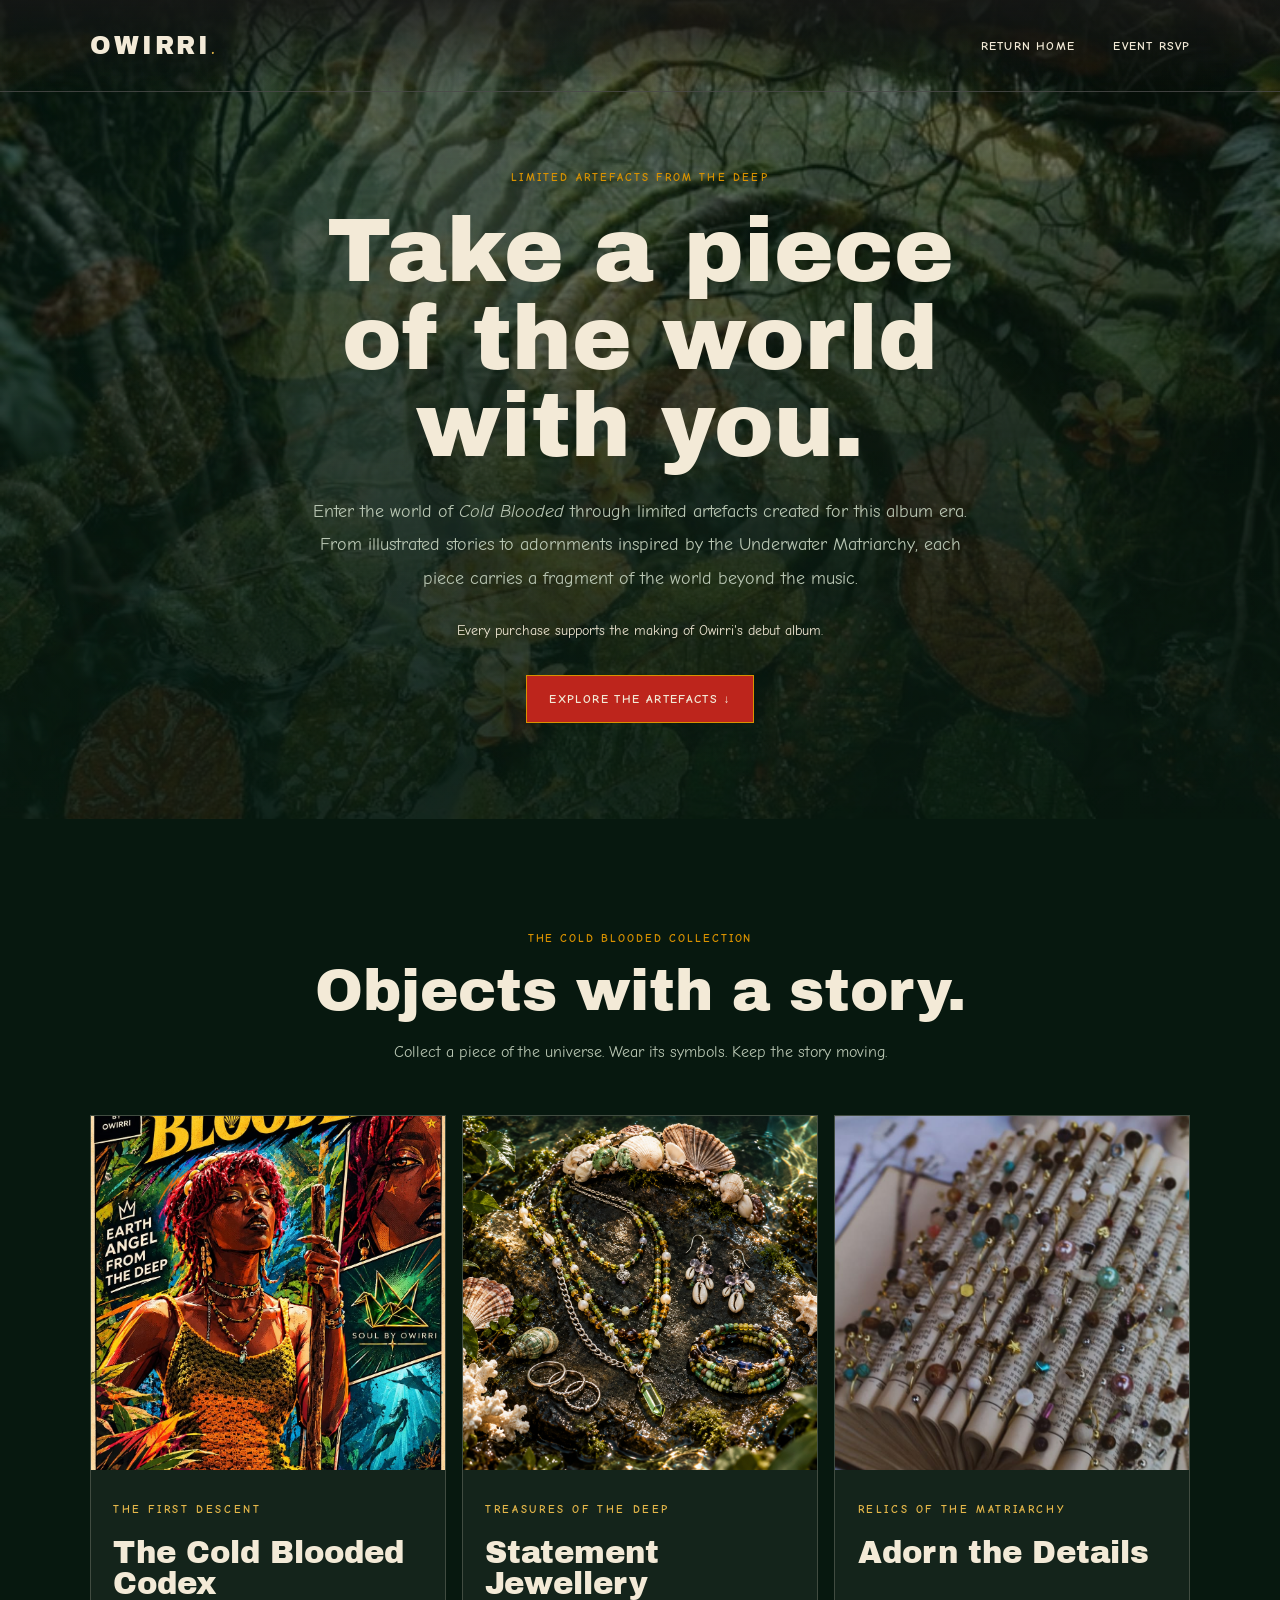
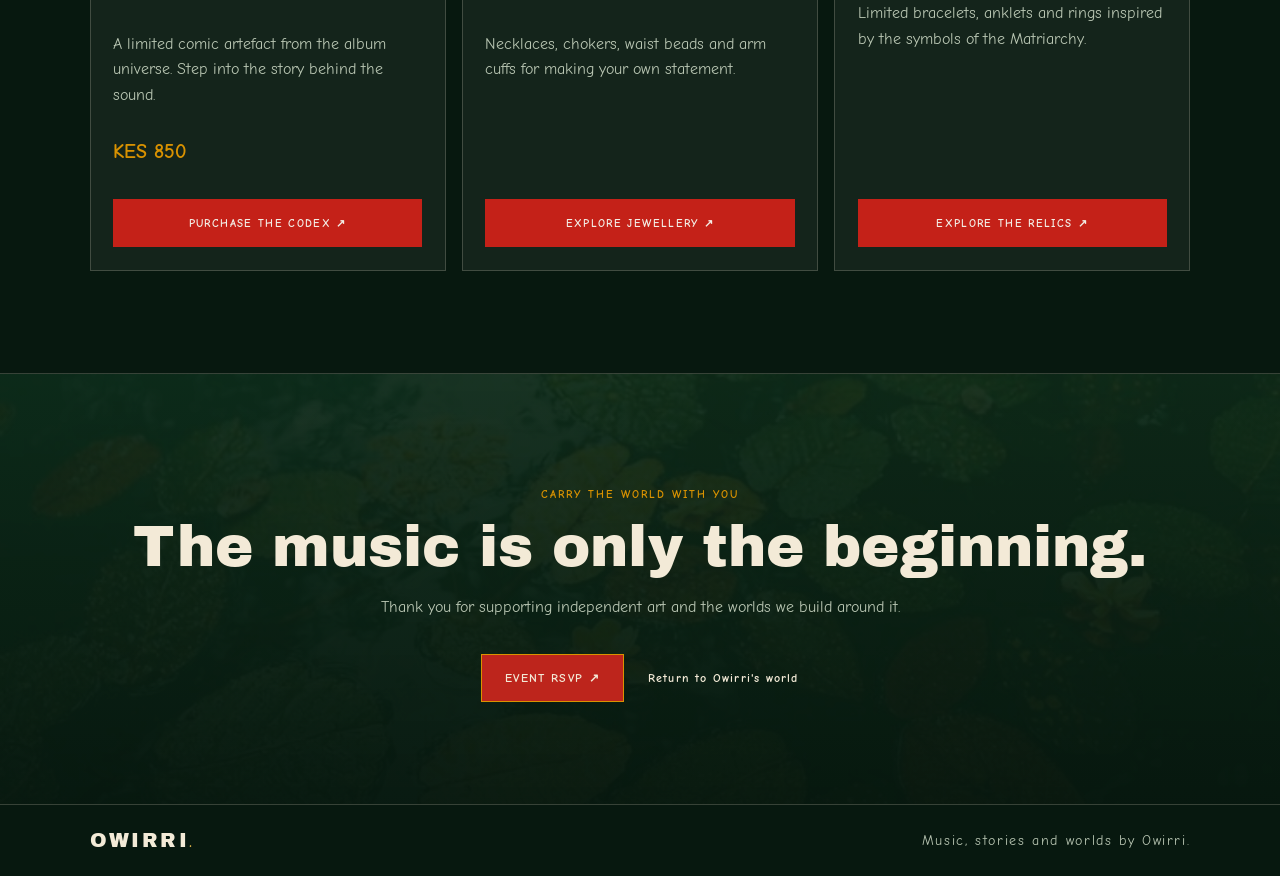
<file: merch.html>
<!doctype html>
<html lang="en">
  <head>
    <meta charset="utf-8" />
    <meta name="viewport" content="width=device-width, initial-scale=1" />

    <title>Cold Blooded Artefacts | Owirri</title>
    <meta
      name="description"
      content="Explore the limited artefacts of Owirri's Cold Blooded era: The Cold Blooded Codex, statement jewellery and Relics of the Matriarchy."
    />
    <meta name="robots" content="index, follow, max-image-preview:large" />
    <link rel="canonical" href="https://soulbyowirri.co.ke/merch.html" />

    <meta property="og:type" content="website" />
    <meta property="og:site_name" content="Owirri" />
    <meta property="og:title" content="Cold Blooded Artefacts | Owirri" />
    <meta
      property="og:description"
      content="Take a piece of the Cold Blooded world with you. Explore limited artefacts created for Owirri's album era."
    />
    <meta property="og:url" content="https://soulbyowirri.co.ke/merch.html" />
    <meta
      property="og:image"
      content="https://soulbyowirri.co.ke/assets/images/cold-blooded-cover.png"
    />
    <meta name="twitter:card" content="summary_large_image" />

    <link rel="preconnect" href="https://fonts.googleapis.com" />
    <link rel="preconnect" href="https://fonts.gstatic.com" crossorigin />
    <link
      href="https://fonts.googleapis.com/css2?family=Archivo+Black&family=Comic+Neue:wght@400;700&display=swap"
      rel="stylesheet"
    />

    <!-- Reuse the existing website stylesheets. -->
    <link rel="stylesheet" href="styles.css?v=22" />
    <link rel="stylesheet" href="rsvp.css?v=4" />

    <!-- Merch-only page styling is appended to rsvp.css. -->
  </head>

  <body class="rsvpPage merchPage">
    <nav class="nav rsvpNav merchNav" aria-label="Primary navigation">
      <a href="index.html#top" class="wordmark"> OWIRRI<span>.</span> </a>

      <div class="merchNavLinks">
        <a href="index.html">Return Home</a>
        <a href="rsvp.html">Event RSVP</a>
      </div>
    </nav>

    <main>
      <header class="merchPageHero">
        <div class="merchHeroContent">
          <p class="kicker">LIMITED ARTEFACTS FROM THE DEEP</p>

          <h1>Take a piece of the world with you.</h1>

          <p class="merchHeroDescription">
            Enter the world of <em>Cold Blooded</em> through limited artefacts
            created for this album era. From illustrated stories to adornments
            inspired by the Underwater Matriarchy, each piece carries a fragment
            of the world beyond the music.
          </p>

          <p class="merchHeroNote">
            Every purchase supports the making of Owirri's debut album.
          </p>

          <a class="merchHeroCta" href="#artefacts">
            EXPLORE THE ARTEFACTS ↓
          </a>
        </div>
      </header>

      <section
        class="merchShopSection"
        id="artefacts"
        aria-labelledby="merchShopTitle"
      >
        <div class="merchShopIntro">
          <p class="kicker">THE COLD BLOODED COLLECTION</p>
          <h2 id="merchShopTitle">Objects with a story.</h2>
          <p>
            Collect a piece of the universe. Wear its symbols. Keep the story
            moving.
          </p>
        </div>

        <div class="merchGateGrid merchShopGrid">
          <!-- Product 1: Cold Blooded Codex -->
          <article class="merchGateCard merchComic">
            <div class="merchCardVisual">
              <img
                src="assets/images/cold-blooded-codex.jpeg"
                alt="The Cold Blooded Codex — Issue 001"
                loading="lazy"
              />
            </div>

            <div class="merchCardCopy">
              <p class="kicker">THE FIRST DESCENT</p>
              <h3>The Cold Blooded Codex</h3>
              <p>
                A limited comic artefact from the album universe. Step into the
                story behind the sound.
              </p>
              <strong>KES 850</strong>

              <a
                class="merchBuyButton"
                href="https://paystack.shop/pay/cbcodex"
                target="_blank"
                rel="noopener noreferrer"
                data-merch-link
              >
                Purchase the Codex ↗
              </a>
            </div>
          </article>

          <!-- Product 2: Treasures of the Deep -->
          <article class="merchGateCard merchJewellery">
            <div class="merchCardVisual">
              <img
                src="assets/images/treasures-of-the-deep.png"
                alt="Treasures of the Deep jewellery collection"
                loading="lazy"
              />
            </div>

            <div class="merchCardCopy">
              <p class="kicker">TREASURES OF THE DEEP</p>
              <h3>Statement Jewellery</h3>
              <p>
                Necklaces, chokers, waist beads and arm cuffs for making your
                own statement.
              </p>

              <a
                class="merchBuyButton"
                href="https://theyellowroom.hustlesasa.shop/"
                target="_blank"
                rel="noopener noreferrer"
                data-merch-link
              >
                Explore Jewellery ↗
              </a>
            </div>
          </article>

          <!-- Product 3: Relics of the Matriarchy -->
          <article class="merchGateCard merchRelics">
            <div class="merchCardVisual">
              <img
                src="assets/images/relics-of-the-matriarchy.jpg"
                alt="Relics of the Matriarchy jewellery collection"
                loading="lazy"
              />
            </div>

            <div class="merchCardCopy">
              <p class="kicker">RELICS OF THE MATRIARCHY</p>
              <h3>Adorn the Details</h3>
              <p>
                Limited bracelets, anklets and rings inspired by the symbols of
                the Matriarchy.
              </p>

              <a
                class="merchBuyButton"
                href="https://theyellowroom.hustlesasa.shop/"
                target="_blank"
                rel="noopener noreferrer"
                data-merch-link
              >
                Explore the Relics ↗
              </a>
            </div>
          </article>
        </div>
      </section>

      <section class="merchClosing">
        <p class="kicker">CARRY THE WORLD WITH YOU</p>
        <h2>The music is only the beginning.</h2>
        <p>
          Thank you for supporting independent art and the worlds we build
          around it.
        </p>

        <div class="merchClosingLinks">
          <a class="merchHeroCta" href="rsvp.html"> EVENT RSVP ↗ </a>
          <a class="merchBackLink" href="index.html">
            Return to Owirri's world
          </a>
        </div>
      </section>
    </main>

    <footer class="merchFooter">
      <a href="index.html" class="wordmark">OWIRRI<span>.</span></a>
      <p>Music, stories and worlds by Owirri.</p>
    </footer>
  </body>
</html>
</file>
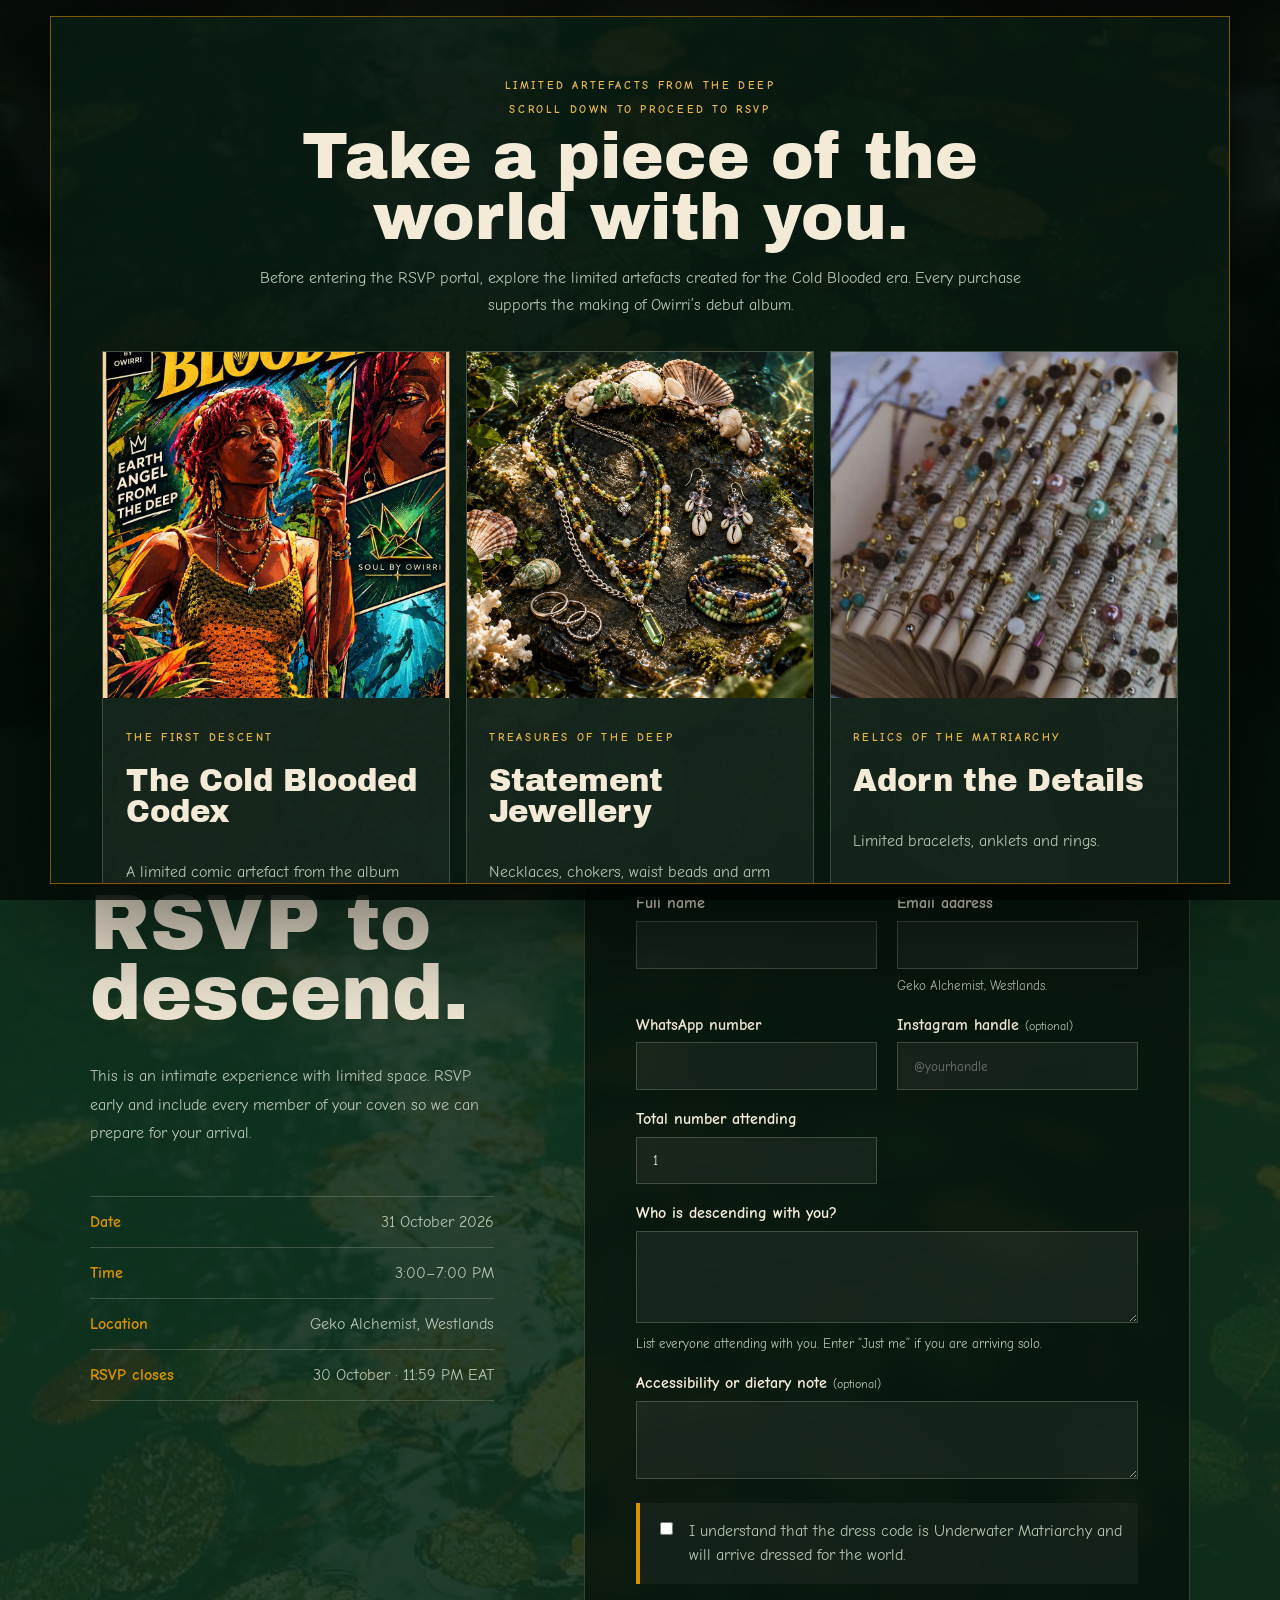
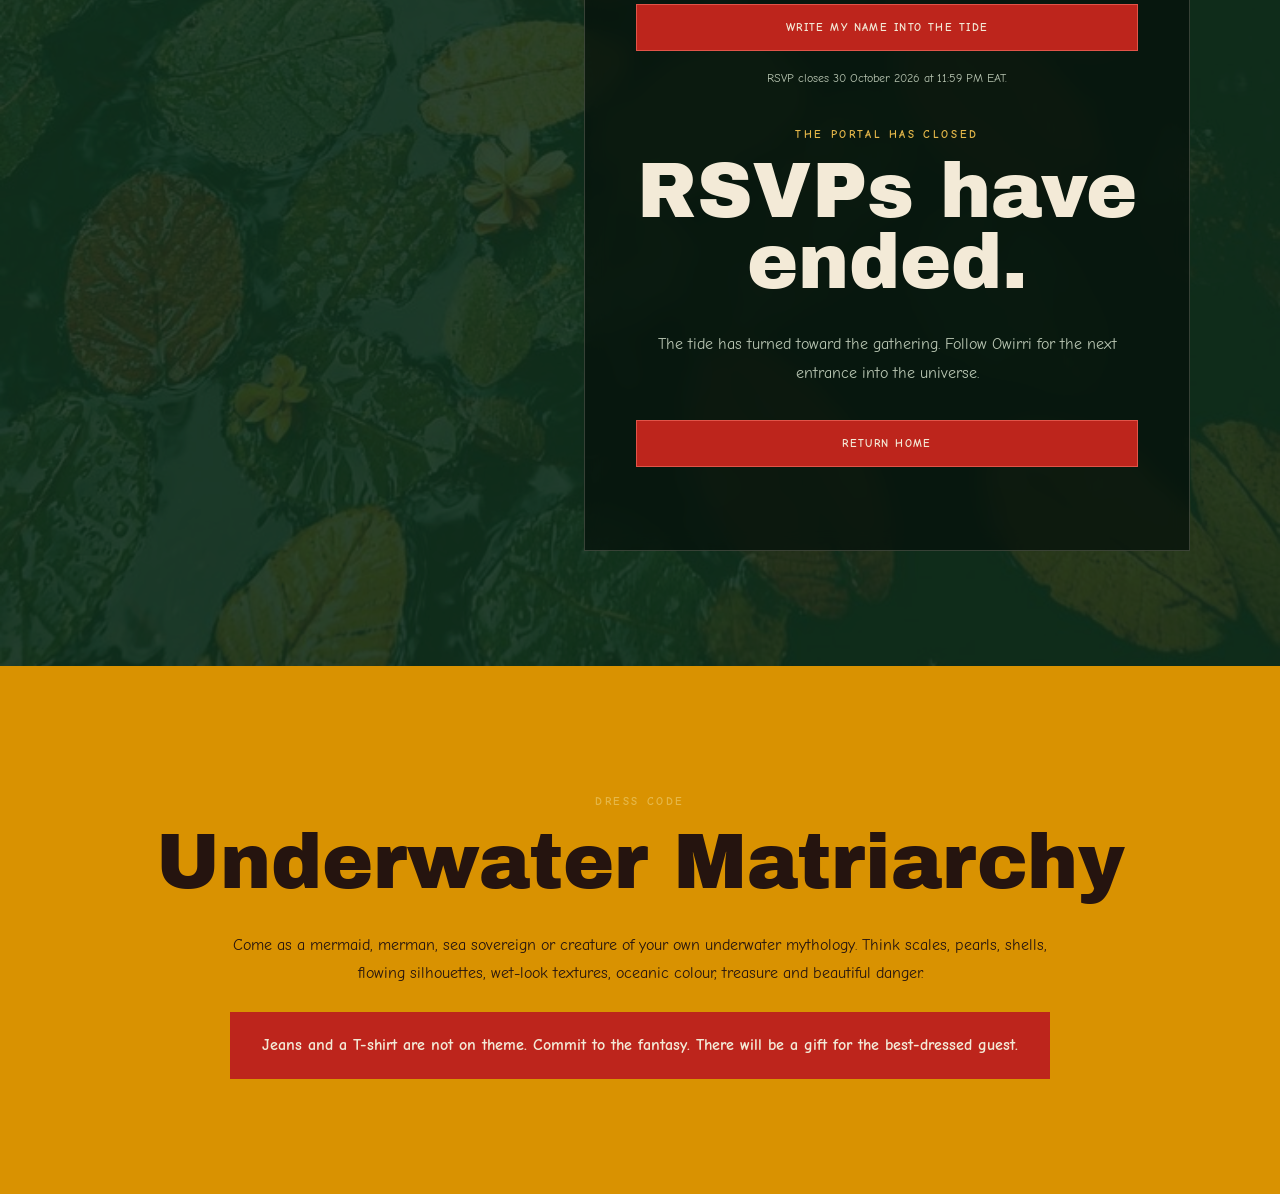
<file: rsvp.html>
<!doctype html>
<html lang="en">
  <head>
    <meta charset="utf-8" />
    <meta name="viewport" content="width=device-width, initial-scale=1" />

    <title>RSVP | Cold Blooded Exclusive Experience</title>
    <meta
      name="description"
      content="RSVP for Owirri's Cold Blooded Exclusive Experience on 31 October 2026 in Westlands, Nairobi."
    />
    <meta name="robots" content="index, follow, max-image-preview:large" />
    <link rel="canonical" href="https://soulbyowirri.co.ke/rsvp.html" />

    <meta property="og:type" content="website" />
    <meta property="og:title" content="Cold Blooded Exclusive Experience" />
    <meta
      property="og:description"
      content="Enter the Underwater Matriarchy on 31 October 2026 in Westlands, Nairobi."
    />
    <meta property="og:url" content="https://soulbyowirri.co.ke/rsvp.html" />
    <meta
      property="og:image"
      content="https://soulbyowirri.co.ke/assets/images/cold-blooded-cover.png"
    />
    <meta name="twitter:card" content="summary_large_image" />

    <link rel="preconnect" href="https://fonts.googleapis.com" />
    <link rel="preconnect" href="https://fonts.gstatic.com" crossorigin />
    <link
      href="https://fonts.googleapis.com/css2?family=Archivo+Black&family=Comic+Neue:wght@400;700&display=swap"
      rel="stylesheet"
    />

    <link rel="stylesheet" href="styles.css?v=8" />
    <link rel="stylesheet" href="rsvp.css?v=4" />
    <script src="rsvp.js?v=2" defer></script>
  </head>

  <body class="rsvpPage rsvpLocked">
    <nav class="nav rsvpNav" aria-label="Primary navigation">
      <a href="index.html#top" class="wordmark">OWIRRI<span>.</span></a>
      <a class="navCta" href="index.html">Return Home</a>
    </nav>

    <main>
      <header class="rsvpHero">
        <p class="kicker">31 OCTOBER 2026 · WESTLANDS, NAIROBI</p>
        <h1>
          Enter the<br />
          <span>Underwater Matriarchy.</span>
        </h1>
        <p>
          A Cold Blooded exclusive experience by Owirri.<br />
          3:00 PM–7:00 PM at Geko Alchemist, 31st October.
        </p>
      </header>

      <section
        class="rsvpFormSection"
        id="rsvpForm"
        aria-labelledby="rsvpTitle"
      >
        <div class="rsvpFormIntro">
          <p class="kicker">YOUR NAME IN THE TIDE</p>
          <h2 id="rsvpTitle">RSVP to descend.</h2>

          <p>
            This is an intimate experience with limited space. RSVP early and
            include every member of your coven so we can prepare for your
            arrival.
          </p>

          <div class="rsvpEventDetails">
            <p><strong>Date</strong><span>31 October 2026</span></p>
            <p><strong>Time</strong><span>3:00–7:00 PM</span></p>
            <p>
              <strong>Location</strong><span>Geko Alchemist, Westlands</span>
            </p>
            <p>
              <strong>RSVP closes</strong><span>30 October · 11:59 PM EAT</span>
            </p>
          </div>
        </div>

        <div class="rsvpFormCard">
          <form
            class="rsvpForm"
            id="exclusiveRsvpForm"
            action="https://formspree.io/f/mjyyygqy"
            method="POST"
          >
            <input
              type="hidden"
              name="_subject"
              value="New Cold Blooded Experience RSVP"
            />
            <input
              type="hidden"
              name="event"
              value="Cold Blooded Exclusive Experience — 31 October 2026"
            />

            <div class="rsvpField">
              <label for="guestName">Full name</label>
              <input
                id="guestName"
                name="name"
                type="text"
                autocomplete="name"
                required
              />
            </div>

            <div class="rsvpField">
              <label for="guestEmail">Email address</label>
              <input
                id="guestEmail"
                name="email"
                type="email"
                autocomplete="email"
                required
              />
              <small>Geko Alchemist, Westlands.</small>
            </div>

            <div class="rsvpField">
              <label for="guestPhone">WhatsApp number</label>
              <input
                id="guestPhone"
                name="whatsapp_number"
                type="tel"
                autocomplete="tel"
                required
              />
            </div>

            <div class="rsvpField">
              <label for="guestInstagram"
                >Instagram handle <span>(optional)</span></label
              >
              <input
                id="guestInstagram"
                name="instagram_handle"
                type="text"
                placeholder="@yourhandle"
              />
            </div>

            <div class="rsvpField">
              <label for="guestTotal">Total number attending</label>
              <input
                id="guestTotal"
                name="total_attending"
                type="number"
                min="1"
                max="20"
                value="1"
                required
              />
            </div>

            <div class="rsvpField rsvpFieldFull">
              <label for="guestCoven">Who is descending with you?</label>
              <textarea
                id="guestCoven"
                name="accompanying_guests"
                rows="4"
                required
              ></textarea>
              <small
                >List everyone attending with you. Enter “Just me” if you are
                arriving solo.</small
              >
            </div>

            <div class="rsvpField rsvpFieldFull">
              <label for="guestNeeds"
                >Accessibility or dietary note <span>(optional)</span></label
              >
              <textarea
                id="guestNeeds"
                name="accessibility_or_dietary_note"
                rows="3"
              ></textarea>
            </div>

            <label class="rsvpConsent rsvpFieldFull">
              <input
                type="checkbox"
                name="dress_code_agreement"
                value="Agreed"
                required
              />
              <span>
                I understand that the dress code is Underwater Matriarchy and
                will arrive dressed for the world.
              </span>
            </label>

            <button class="button rsvpSubmit rsvpFieldFull" type="submit">
              Write My Name Into the Tide
            </button>

            <p class="rsvpDeadline rsvpFieldFull">
              RSVP closes 30 October 2026 at 11:59 PM EAT.
            </p>
          </form>

          <div class="rsvpClosedMessage" id="rsvpClosedMessage" hidden>
            <p class="kicker">THE PORTAL HAS CLOSED</p>
            <h2>RSVPs have ended.</h2>
            <p>
              The tide has turned toward the gathering. Follow Owirri for the
              next entrance into the universe.
            </p>
            <a class="button rsvpSubmit" href="index.html">Return Home</a>
          </div>

          <div
            class="rsvpSuccessMessage"
            id="rsvpSuccessMessage"
            hidden
            aria-live="polite"
            tabindex="-1"
          >
            <p class="kicker">YOUR NAME HAS BEEN WRITTEN INTO THE TIDE</p>
            <h2>You are on the list.</h2>
            <p>
              Your RSVP has been received. The exact Westlands venue and final
              entry details will be sent to your email, so keep an eye on your
              inbox and spam folder.
            </p>
            <p>
              Remember: the world is Underwater Matriarchy. Arrive as merfolk,
              sea royalty or a creature from your own deep-water mythology.
            </p>
            <strong>See you beneath the surface.</strong>
            <a class="button rsvpSubmit" href="index.html">Return Home</a>
          </div>
        </div>
      </section>

      <section class="rsvpDressCode" aria-labelledby="dressCodeTitle">
        <p class="kicker">DRESS CODE</p>
        <h2 id="dressCodeTitle">Underwater Matriarchy</h2>
        <p>
          Come as a mermaid, merman, sea sovereign or creature of your own
          underwater mythology. Think scales, pearls, shells, flowing
          silhouettes, wet-look textures, oceanic colour, treasure and beautiful
          danger.
        </p>
        <strong>
          Jeans and a T-shirt are not on theme. Commit to the fantasy. There
          will be a gift for the best-dressed guest.
        </strong>
      </section>
    </main>

    <!-- Merch invitation overlay -->
    <div
      class="merchGate"
      id="merchGate"
      role="dialog"
      aria-modal="true"
      aria-labelledby="merchGateTitle"
    >
      <div class="merchGateBackdrop"></div>

      <div class="merchGatePanel" role="document">
        <div class="merchGateHeader">
          <p class="kicker">LIMITED ARTEFACTS FROM THE DEEP</p>
          <p class="kicker">Scroll down to proceed to RSVP</p>
          <h2 id="merchGateTitle">Take a piece of the world with you.</h2>
          <p>
            Before entering the RSVP portal, explore the limited artefacts
            created for the Cold Blooded era. Every purchase supports the making
            of Owirri’s debut album.
          </p>
        </div>

        <div class="merchGateGrid">
          <!-- Product 1: Cold Blooded Codex -->
          <article class="merchGateCard merchComic">
            <div class="merchCardVisual">
              <img
                src="assets/images/cold-blooded-codex.jpeg"
                alt="The Cold Blooded Codex — Issue 001"
                loading="lazy"
              />
            </div>

            <div class="merchCardCopy">
              <p class="kicker">THE FIRST DESCENT</p>
              <h3>The Cold Blooded Codex</h3>
              <p>A limited comic artefact from the album universe.</p>
              <strong>KES 850</strong>

              <a
                class="merchBuyButton"
                href="https://paystack.shop/pay/cbcodex"
                target="_blank"
                rel="noopener noreferrer"
                data-merch-link
              >
                Purchase Here
              </a>
            </div>
          </article>

          <!-- Product 2: Treasures of the Deep -->
          <article class="merchGateCard merchJewellery">
            <div class="merchCardVisual">
              <img
                src="assets/images/treasures-of-the-deep.png"
                alt="Treasures of the Deep jewellery collection"
                loading="lazy"
              />
            </div>

            <div class="merchCardCopy">
              <p class="kicker">TREASURES OF THE DEEP</p>
              <h3>Statement Jewellery</h3>
              <p>Necklaces, chokers, waist beads and arm cuffs.</p>

              <a
                class="merchBuyButton"
                href="https://theyellowroom.hustlesasa.shop/"
                target="_blank"
                rel="noopener noreferrer"
                data-merch-link
              >
                Explore Jewellery ↗
              </a>
            </div>
          </article>

          <!-- Product 3: Relics of the Matriarchy -->
          <article class="merchGateCard merchRelics">
            <div class="merchCardVisual">
              <img
                src="assets/images/relics-of-the-matriarchy.jpg"
                alt="Relics of the Matriarchy jewellery collection"
                loading="lazy"
              />
            </div>

            <div class="merchCardCopy">
              <p class="kicker">RELICS OF THE MATRIARCHY</p>
              <h3>Adorn the Details</h3>
              <p>Limited bracelets, anklets and rings.</p>

              <a
                class="merchBuyButton"
                href="https://theyellowroom.hustlesasa.shop/"
                target="_blank"
                rel="noopener noreferrer"
                data-merch-link
              >
                Explore the Relics ↗
              </a>
            </div>
          </article>
        </div>

        <button class="merchSkipButton" id="merchSkipButton" type="button">
          Continue to Free RSVP →
        </button>
      </div>
    </div>
  </body>
</html>
</file>
<file: interactions.css>
/* ==================================================
   REVEAL ANIMATIONS
   JavaScript adds the "visible" or "is-visible" class.
   ================================================== */

.reveal {
  opacity: 0;
  transform: translateY(36px);

  transition:
    opacity 800ms ease,
    transform 800ms ease;
}

.reveal.visible,
.reveal.is-visible {
  opacity: 1;
  transform: translateY(0);
}


/* ==================================================
   FEATURED IMAGE ENTRANCE
   ================================================== */

.featuredHeroImage {
  opacity: 0;
  transform: scale(1.025);

  animation: featuredImageEntrance 1.2s ease forwards;
}

@keyframes featuredImageEntrance {
  to {
    opacity: 1;
    transform: scale(1);
  }
}


/* ==================================================
   INTRODUCTION ENTRANCE
   ================================================== */

.artistIntroduction h1,
.siteTagline,
.artistRole,
.primaryButton {
  opacity: 0;
  transform: translateY(20px);

  animation: introductionEntrance 700ms ease forwards;
}

.artistIntroduction h1 {
  animation-delay: 120ms;
}

.siteTagline {
  animation-delay: 260ms;
}

.artistRole {
  animation-delay: 380ms;
}

.primaryButton {
  animation-delay: 500ms;
}

@keyframes introductionEntrance {
  to {
    opacity: 1;
    transform: translateY(0);
  }
}


/* ==================================================
   INTERACTIVE FOCUS STATES
   ================================================== */

a:focus-visible,
button:focus-visible {
  outline: 2px solid var(--gold);
  outline-offset: 5px;
}


/* ==================================================
   NAVIGATION MENU
   Supports either "open" or "is-open" from script.js.
   ================================================== */

@media (max-width: 800px) {
  .navlinks.open,
  .navlinks.is-open {
    animation: mobileMenuEntrance 220ms ease forwards;
  }

  @keyframes mobileMenuEntrance {
    from {
      opacity: 0;
      transform: translateY(-8px);
    }

    to {
      opacity: 1;
      transform: translateY(0);
    }
  }
}


/* ==================================================
   ACCESSIBILITY: REDUCED MOTION
   ================================================== */

@media (prefers-reduced-motion: reduce) {
  html {
    scroll-behavior: auto;
  }

  *,
  *::before,
  *::after {
    animation-duration: 0.01ms !important;
    animation-iteration-count: 1 !important;
    transition-duration: 0.01ms !important;
  }

  .reveal,
  .featuredHeroImage,
  .artistIntroduction h1,
  .siteTagline,
  .artistRole,
  .primaryButton {
    opacity: 1;
    transform: none;
  }

  .marquee div {
    animation: none;
  }
}
</file>
<file: styles.css>
/* ==================================================
   OWIRRI COLOUR SYSTEM
   ================================================== */

:root {
  --ink: #171716;
  --deep: #292827;
  --surface: #211f1e;

  --foam: #f3eee6;
  --mist: #b8b0a7;

  --red: #c42118;
  --red-dark: #97170f;

  --gold: #e6b84a;
  --copper: #a86545;

  --border: rgba(243, 238, 230, 0.18);
  --border-strong: rgba(243, 238, 230, 0.4);

  --font-body: "Comic Neue", cursive;
  --font-display: "Archivo Black", sans-serif;

  --about-bg: #211a18;
  --about-surface: #302522;
  --about-surface-hover: #3c2b27;
}

body {
  font-family: var(--font-body);
}

button,
input,
textarea,
select {
  font-family: inherit;
}

h1,
h2,
h3,
h4,
h5,
h6,
.wordmark,
.siteTitle,
.sectionTitle {
  font-family: var(--font-display);
  font-weight: 400;
}

/* ==================================================
   FIXED SITE TYPOGRAPHY
   ================================================== */

html,
body,
p,
a,
span,
button,
input,
textarea,
select,
label,
li,
figcaption {
  font-family: var(--font-body);
}

h1,
h2,
h3,
h4,
h5,
h6,
.wordmark,
.siteTitle,
.sectionTitle {
  font-family: var(--font-display);
  font-weight: 400;
}

body {
  font-weight: 400;
}

strong,
b,
.button,
.navlinks,
.navCta,
.menuButton,
.artistRole,
.kicker,
.sectionNum {
  font-weight: 700;
}

/* ==================================================
   RESET AND GLOBAL STYLES
   ================================================== */

* {
  box-sizing: border-box;
}

html {
  scroll-behavior: smooth;
}

body {
  margin: 0;
  overflow-x: hidden;
  background: var(--ink);
  color: var(--foam);
  font-family: var(--font-body);
}

a {
  color: inherit;
  text-decoration: none;
}

img {
  display: block;
  width: 100%;
}

button {
  color: inherit;
  font: inherit;
}

/* ==================================================
   NAVIGATION
   ================================================== */

.nav {
  position: absolute;
  z-index: 10;
  top: 0;
  right: 0;
  left: 0;

  display: flex;
  align-items: center;
  justify-content: space-between;

  height: 92px;
  padding: 0 5vw;

  background: linear-gradient(
    180deg,
    rgba(23, 23, 22, 0.8) 0%,
    rgba(23, 23, 22, 0.3) 65%,
    transparent 100%
  );

  border-bottom: 1px solid rgba(255, 255, 255, 0.18);
}

.wordmark {
  font-family: var(--font-display);
  font-size: 1.55rem;
  letter-spacing: 0.12em;
}

.wordmark span,
.goldText {
  color: var(--gold);
}

.navlinks {
  display: flex;
  gap: 2.5rem;

  font-size: 0.72rem;
  letter-spacing: 0.18em;
  text-transform: uppercase;
}

.navlinks a {
  opacity: 0.74;
  transition:
    color 180ms ease,
    opacity 180ms ease;
}

.navlinks a:hover,
.navlinks a:focus-visible {
  color: var(--gold);
  opacity: 1;
}

.navCta {
  padding: 0.8rem 1.2rem;

  border: 1px solid rgba(255, 255, 255, 0.55);

  font-size: 0.72rem;
  letter-spacing: 0.15em;
  text-transform: uppercase;

  transition:
    color 180ms ease,
    background-color 180ms ease,
    border-color 180ms ease;
}

.navCta:hover,
.navCta:focus-visible {
  color: var(--ink);
  background: var(--gold);
  border-color: var(--gold);
}

.menuButton {
  display: none;
  padding: 0;
  background: transparent;
  border: 0;

  font-size: 0.68rem;
  letter-spacing: 0.16em;
  text-transform: uppercase;

  cursor: pointer;
}

/* ==================================================
   COLD BLOODED FEATURED IMAGE
   ================================================== */

.featuredHero {
  position: relative;
  display: grid;
  place-items: center;
  width: 100%;
  height: min(920px, 100svh);
  min-height: 680px;
  overflow: hidden;

  /*
   * The same portrait fills the surrounding space while the main
   * photograph remains fully visible.
   */
  background:
    linear-gradient(rgba(8, 20, 12, 0.46), rgba(8, 20, 12, 0.62)),
    url("assets/images/cold.jpg") center 38% / cover no-repeat;
}

.featuredHero::before {
  content: "";
  position: absolute;
  inset: -30px;
  backdrop-filter: blur(18px);
  pointer-events: none;
}

.featuredHeroImage {
  position: relative;
  z-index: 1;
  width: 100%;
  height: 100%;
  object-fit: contain;
  object-position: center;
  filter: drop-shadow(0 0 34px rgba(0, 0, 0, 0.34));
}

.coldBloodedHero::after {
  content: "";
  position: absolute;
  z-index: 2;
  inset: 0;
  pointer-events: none;
  background:
    linear-gradient(
      90deg,
      rgba(8, 20, 12, 0.26),
      transparent 22%,
      transparent 78%,
      rgba(8, 20, 12, 0.26)
    ),
    linear-gradient(
      180deg,
      rgba(8, 20, 12, 0.08),
      transparent 65%,
      rgba(8, 20, 12, 0.42)
    );
}

/* ==================================================
   COLD BLOODED ARTIST INTRODUCTION
   ================================================== */

.artistIntroduction {
  position: relative;
  isolation: isolate;
  overflow: hidden;
  padding: clamp(5rem, 9vw, 9rem) clamp(1.4rem, 7vw, 7rem);
  text-align: center;

  /*
   * The forest establishes the portal.
   * The dark green layer keeps it atmospheric and readable.
   */
  background:
    linear-gradient(180deg, rgba(7, 24, 15, 0.78), rgba(7, 24, 15, 0.9)),
    url("assets/images/forest-portal.jpg") center 48% / cover no-repeat;

  border-bottom: 1px solid rgba(217, 146, 1, 0.3);
}

.artistIntroduction::before {
  content: "";
  position: absolute;
  z-index: -2;
  inset: 0;

  /*
   * Water enters as texture rather than becoming another loud image.
   */
  background: url("assets/images/water-ripples.jpg") center 58% / cover
    no-repeat;

  opacity: 0.2;
  mix-blend-mode: screen;
  filter: saturate(0.85) contrast(1.08);
  pointer-events: none;
}

.artistIntroduction::after {
  content: "";
  position: absolute;
  z-index: -1;
  inset: 0;
  background: radial-gradient(
    circle at 50% 48%,
    rgba(16, 23, 16, 0.2) 0%,
    rgba(7, 24, 15, 0.66) 72%
  );
  pointer-events: none;
}

.artistIntroduction > * {
  position: relative;
  z-index: 1;
}

.artistIntroduction h1 {
  max-width: 1100px;
  margin: 0 auto;
  color: #f3ead7;
  font-family: var(--font-display);
  font-size: clamp(3.4rem, 8.5vw, 8.5rem);
  font-weight: 400;
  line-height: 0.93;
  letter-spacing: -0.035em;
}

.artistIntroduction h1 span {
  display: block;
  color: #f3ead7;
}

.siteTagline {
  margin: 2rem auto 0;
  color: #d99201;
  font-family: var(--font-display);
  font-size: clamp(1.35rem, 2.7vw, 2.2rem);
  line-height: 1.3;
}

.artistRole {
  margin: 1.2rem auto 2.5rem;
  color: #aab89b;
  font-size: 0.72rem;
  font-weight: 500;
  letter-spacing: 0.24em;
  text-transform: uppercase;
}

/* ==================================================
   COLD BLOODED MARQUEE
   ================================================== */

.marquee {
  overflow: hidden;
  padding: 1rem 0;
  color: #f3ead7;
  background: #1a3f22;
  border-block: 1px solid rgba(217, 146, 1, 0.5);
  font-size: 0.68rem;
  font-weight: 700;
  letter-spacing: 0.25em;
  white-space: nowrap;
}

.marqueeTrack {
  display: flex;
  width: max-content;
  will-change: transform;
  animation: marqueeLoop 24s linear infinite;
}

.marqueeMessage {
  flex-shrink: 0;
  padding-right: 3rem;
}

@keyframes marqueeLoop {
  from {
    transform: translateX(0);
  }

  to {
    transform: translateX(-50%);
  }
}

@media (prefers-reduced-motion: reduce) {
  .marqueeTrack {
    transform: none;
    animation: none;
  }
}

/* ==================================================
   RESPONSIVE COLD BLOODED HERO
   ================================================== */

@media (max-width: 800px) {
  .featuredHero {
    height: 82svh;
    min-height: 560px;
  }

  .featuredHeroImage {
    object-fit: contain;
    object-position: center;
  }
}

/* ==================================================
   BUTTONS AND LINKS
   ================================================== */

.button {
  display: inline-block;
  padding: 1rem 1.35rem;

  font-size: 0.69rem;
  font-weight: 600;
  letter-spacing: 0.13em;
  text-transform: uppercase;

  transition:
    color 180ms ease,
    background-color 180ms ease,
    border-color 180ms ease,
    transform 180ms ease;
}

.button:hover,
.button:focus-visible {
  transform: translateY(-2px);
}

.primaryButton {
  color: var(--foam);
  background: var(--red);
  border: 1px solid var(--red);
}

.primaryButton:hover,
.primaryButton:focus-visible {
  background: var(--red-dark);
  border-color: var(--red-dark);
}

.button.gold {
  color: var(--ink);
  background: var(--gold);
  border: 1px solid var(--gold);
}

.button.gold:hover,
.button.gold:focus-visible {
  color: var(--foam);
  background: var(--red);
  border-color: var(--red);
}

.button.outline {
  color: var(--foam);
  border: 1px solid var(--border-strong);
}

.button.outline:hover,
.button.outline:focus-visible {
  background: var(--red);
  border-color: var(--red);
}

.textLink {
  padding-bottom: 0.35rem;

  border-bottom: 1px solid currentColor;

  font-size: 0.7rem;
  letter-spacing: 0.14em;
  text-transform: uppercase;
}

/* ==================================================
   SHARED SECTION STYLES
   ================================================== */

.section {
  padding: 8rem 7vw;
}

.kicker,
.sectionNum {
  font-size: 0.68rem;
  letter-spacing: 0.24em;
  text-transform: uppercase;
}

.kicker {
  color: var(--gold);
}

.sectionNum {
  margin-bottom: 4.8rem;
  padding-bottom: 1.2rem;

  color: var(--mist);
  border-bottom: 1px solid var(--border);
}

.section h2 {
  margin: 1.6rem 0;

  font-family: var(--font-display);
  font-size: clamp(4.2rem, 9vw, 9rem);
  font-weight: 400;
  line-height: 0.82;
  letter-spacing: -0.035em;
}

.section h2 i {
  color: var(--gold);
  font-weight: 400;
}

/* ==================================================
   THE SOUND
   ================================================== */

.sound {
  background: var(--surface);
}

/* Featured release */

/* Featured release */

.featuredRelease {
  display: grid;
  grid-template-columns: minmax(0, 480px) minmax(0, 1fr);
  gap: clamp(2rem, 4vw, 4rem);
  align-items: center;

  width: 100%;
  max-width: 1200px;
  margin: 0 auto;
}

.featuredReleaseArt {
  position: relative;
  overflow: hidden;
  background: var(--ink);
  border: 1px solid var(--border);

  width: 100%;
  max-width: 480px;
  height: auto;
  aspect-ratio: 1 / 1;
}

.featuredReleaseArt::after {
  content: "";

  position: absolute;
  inset: 16px;

  border: 1px solid rgba(230, 184, 74, 0.55);
  pointer-events: none;
}

.featuredReleaseArt img {
  width: 100%;
  height: 100%;
  aspect-ratio: 1 / 1;
  object-fit: cover;

  transition: transform 500ms ease;
}

.featuredReleaseArt:hover img {
  transform: scale(1.025);
}

.latestBadge {
  position: absolute;
  z-index: 2;
  bottom: 2rem;
  left: 2rem;

  padding: 0.7rem 0.9rem;

  color: var(--foam);
  background: var(--red);

  font-size: 0.62rem;
  font-weight: 700;
  letter-spacing: 0.18em;
}

.featuredReleaseContent h2 {
  margin: 0.6rem 0 1.5rem;

  font-family: var(--font-display);
  font-size: clamp(4rem, 7.5vw, 7.5rem);
  font-weight: 400;
  line-height: 0.88;
  letter-spacing: -0.045em;
}

.featuredReleaseContent h2 span {
  display: block;
  margin-top: 1rem;

  color: var(--gold);

  font-family: var(--font-body);
  font-size: clamp(1.1rem, 2vw, 1.55rem);
  font-weight: 700;
  line-height: 1;
  letter-spacing: 0;
}

.featuredReleaseDescription {
  max-width: 590px;
  margin-bottom: 2rem;

  color: var(--mist);

  font-size: 1.05rem;
  line-height: 1.8;
}

.featuredReleaseActions {
  display: flex;
  flex-wrap: wrap;
  gap: 1rem;
  margin-top: 2rem;
}

/* Cold Blooded featured campaign */

.coldBloodedFeature .featuredReleaseArt {
  background: #1a3f22;
  border-color: rgba(217, 146, 1, 0.4);
}

.coldBloodedFeature .featuredReleaseArt::after {
  border-color: rgba(217, 146, 1, 0.65);
}

.coldBloodedFeature .latestBadge {
  color: #f3ead7;
  background: #1a3f22;
  border: 1px solid rgba(217, 146, 1, 0.7);
}

.coldBloodedFeature .featuredReleaseContent h2 span {
  color: #d99201;
}

/* Compact album countdown */

.albumCountdown {
  display: inline-flex;
  flex-wrap: wrap;
  align-items: center;
  gap: 0.8rem 1.25rem;
  max-width: 590px;
  padding: 0.85rem 1rem;
  background: rgba(26, 63, 34, 0.38);
  border: 1px solid rgba(217, 146, 1, 0.35);
}

.albumCountdown .countdownLabel {
  margin: 0;
  color: #d99201;
  font-size: 0.62rem;
  font-weight: 700;
  letter-spacing: 0.18em;
  text-transform: uppercase;
}

.albumCountdownUnits {
  display: flex;
  flex-wrap: wrap;
  align-items: baseline;
  gap: 0.45rem;
  color: var(--mist);
  font-size: 0.74rem;
  letter-spacing: 0.06em;
  text-transform: uppercase;
}

.albumCountdownUnits strong {
  color: var(--foam);
  font-family: var(--font-display);
  font-size: 1.25rem;
  font-weight: 400;
  line-height: 1;
}

.albumCountdown.isReleased {
  background: #1a3f22;
  border-color: #d99201;
}

.albumCountdown.isReleased p {
  margin: 0;
  color: #f3ead7;
  font-size: 0.8rem;
  font-weight: 700;
  letter-spacing: 0.14em;
  text-transform: uppercase;
}

/* Exclusive-listening prompt */

.exclusiveListenPrompt {
  max-width: 590px;
  margin-top: 1.25rem;
  padding-left: 1rem;
  border-left: 2px solid #d99201;
}

.exclusiveListenPrompt p {
  margin: 0;
  color: var(--foam);
  font-size: 0.9rem;
  line-height: 1.7;
}

.exclusiveListenPrompt em {
  color: #d99201;
}

/* Temporary pre-save button */

.presavePlaceholder {
  cursor: not-allowed;
  opacity: 0.65;
  user-select: none;
}

/* Recent releases */

.recentReleases {
  max-width: 1400px;
  margin: clamp(6rem, 10vw, 10rem) auto 0;
}

.recentReleasesHeader {
  display: flex;
  align-items: end;
  justify-content: space-between;
  gap: 2rem;

  margin-bottom: 2rem;
  padding-bottom: 1.25rem;

  border-bottom: 1px solid var(--border);
}

.recentReleasesHeader h3 {
  margin: 0.5rem 0 0;

  font-family: var(--font-display);
  font-size: clamp(2.1rem, 4vw, 4rem);
  font-weight: 400;
}

.recentReleasesHeader > p {
  margin: 0;

  color: var(--mist);

  font-size: 0.68rem;
  letter-spacing: 0.12em;
  text-transform: uppercase;
}

.releaseThread {
  display: grid;
  grid-auto-columns: minmax(220px, 1fr);
  grid-auto-flow: column;
  gap: 1.25rem;

  overflow-x: auto;
  padding: 0.25rem 0 1.5rem;

  scroll-snap-type: x mandatory;
  scrollbar-color: var(--red) var(--ink);
  scrollbar-width: thin;
}

.releaseThread::-webkit-scrollbar {
  height: 7px;
}

.releaseThread::-webkit-scrollbar-track {
  background: var(--ink);
}

.releaseThread::-webkit-scrollbar-thumb {
  background: var(--red);
}

.releaseCard {
  min-width: 0;
  scroll-snap-align: start;
}

.releaseCardArt {
  position: relative;
  overflow: hidden;

  aspect-ratio: 1 / 1;

  background: var(--ink);
  border: 1px solid var(--border);
}

.releaseCardArt img {
  width: 100%;
  height: 100%;

  object-fit: cover;

  transition:
    filter 300ms ease,
    transform 400ms ease;
}

.releaseCardPlay {
  position: absolute;
  right: 1rem;
  bottom: 1rem;

  display: grid;
  place-items: center;

  width: 42px;
  height: 42px;

  color: var(--foam);
  background: var(--red);
  border-radius: 50%;

  font-size: 1rem;

  transform: translateY(8px);
  opacity: 0;

  transition:
    opacity 220ms ease,
    transform 220ms ease;
}

.releaseCard:hover .releaseCardArt img,
.releaseCard:focus-visible .releaseCardArt img {
  filter: brightness(0.72);
  transform: scale(1.035);
}

.releaseCard:hover .releaseCardPlay,
.releaseCard:focus-visible .releaseCardPlay {
  opacity: 1;
  transform: translateY(0);
}

.releaseCardDetails {
  padding: 1rem 0;
}

.releaseCardDetails h4 {
  margin: 0;

  font-family: var(--font-display);
  font-size: 1.15rem;
  font-weight: 400;
}

.releaseCardDetails p {
  margin: 0.45rem 0 0;

  color: var(--mist);

  font-size: 0.68rem;
  font-weight: 700;
  letter-spacing: 0.14em;
  text-transform: uppercase;
}

.previousReleases {
  margin-top: 2.5rem;
  text-align: center;
}

/* Sound section: tablet and mobile */

@media (max-width: 800px) {
  .featuredRelease {
    grid-template-columns: 1fr;
  }

  .featuredReleaseArt {
    max-width: 620px;
  }

  .featuredReleaseContent h2 {
    font-size: clamp(4rem, 15vw, 6.5rem);
  }

  .recentReleasesHeader {
    display: block;
  }

  .recentReleasesHeader > p {
    margin-top: 1rem;
  }

  .releaseThread {
    grid-auto-columns: minmax(240px, 72vw);
  }
}

/* Sound section: small mobile */

@media (max-width: 480px) {
  .featuredReleaseArt::after {
    inset: 10px;
  }

  .latestBadge {
    bottom: 1.25rem;
    left: 1.25rem;
  }

  .countdownUnits {
    gap: 0.45rem;
  }

  .countdownUnit {
    padding-right: 0.45rem;
  }

  .countdownUnit strong {
    font-size: 1.55rem;
  }

  .countdownUnit span {
    font-size: 0.48rem;
    letter-spacing: 0.08em;
  }

  .featuredReleaseActions {
    align-items: stretch;
    flex-direction: column;
  }

  .featuredReleaseActions .button {
    text-align: center;
  }

  .releaseThread {
    grid-auto-columns: 82vw;
  }
}

/* ==================================================
   ABOUT OWIRRI
   ================================================== */

.story {
  --about-bg: #211a18;
  --about-surface: #302522;
  --about-surface-hover: #3c2b27;

  color: var(--foam);

  background:
    radial-gradient(
      circle at 85% 15%,
      rgba(196, 33, 24, 0.14),
      transparent 35%
    ),
    var(--about-bg);
}

.story .sectionNum {
  color: var(--mist);
  border-color: var(--border);
}

/* Biography */

.aboutIntro {
  display: grid;
  grid-template-columns: 0.9fr 1.1fr;
  gap: clamp(3rem, 8vw, 8rem);

  max-width: 1300px;
  margin: 0 auto;
}

.aboutIntroTitle h2 {
  margin: 1rem 0 0;

  font-size: clamp(4.5rem, 8vw, 8rem);
}

.aboutIntroTitle h2 i {
  color: var(--gold);
}

.aboutBio {
  max-width: 650px;
}

.aboutBio p {
  color: var(--mist);
  font-size: 1rem;
  line-height: 1.9;
}

.aboutBio .lead {
  margin-top: 0;

  color: var(--foam);
  font-size: clamp(1.3rem, 2.2vw, 1.7rem);
  line-height: 1.6;
}

/* Shared About headings */

.aboutSubheading {
  max-width: 760px;
  margin-bottom: 2.5rem;
}

.aboutSubheading h3 {
  margin: 0.6rem 0 1rem;

  font-family: var(--font-display);
  font-size: clamp(2.5rem, 5vw, 5rem);
  font-weight: 400;
  line-height: 1;
}

.aboutSubheading > p:last-child {
  color: var(--mist);
  line-height: 1.7;
}

/* Owirri Files */

.owirriFiles {
  max-width: 1400px;
  margin: clamp(7rem, 12vw, 12rem) auto 0;
}

.fileGrid {
  display: grid;
  grid-template-columns: repeat(2, 1fr);
  gap: 1rem;
}

.fileCard {
  min-width: 0;

  background: var(--about-surface);
  border: 1px solid var(--border);

  transition:
    background-color 220ms ease,
    border-color 220ms ease,
    transform 220ms ease;
}

.fileCard:hover {
  background: var(--about-surface-hover);
  border-color: rgba(230, 184, 74, 0.48);
  transform: translateY(-3px);
}

.fileCard[open] {
  grid-column: 1 / -1;

  background: var(--about-surface-hover);
  border-color: var(--gold);
  transform: none;
}

.fileCard summary {
  display: grid;
  grid-template-columns: auto 1fr auto;
  gap: 1.5rem;
  align-items: start;

  min-height: 230px;
  padding: 2rem;

  cursor: pointer;
  list-style: none;
}

.fileCard summary::-webkit-details-marker {
  display: none;
}

.fileNumber {
  color: var(--gold);

  font-size: 0.65rem;
  font-weight: 700;
  letter-spacing: 0.18em;
}

.fileHeading strong {
  display: block;
  margin-bottom: 1.5rem;

  font-family: var(--font-display);
  font-size: clamp(1.7rem, 3vw, 2.7rem);
  font-weight: 400;
  line-height: 1;
}

.fileHeading small {
  display: block;
  max-width: 410px;

  color: var(--mist);

  font-size: 0.95rem;
  line-height: 1.7;
}

.fileToggle {
  position: relative;

  width: 34px;
  height: 34px;

  border: 1px solid var(--border-strong);
  border-radius: 50%;

  transition:
    background-color 180ms ease,
    border-color 180ms ease,
    transform 250ms ease;
}

.fileToggle::before,
.fileToggle::after {
  content: "";

  position: absolute;
  top: 50%;
  left: 50%;

  width: 12px;
  height: 1px;

  background: var(--foam);
  transform: translate(-50%, -50%);
}

.fileToggle::after {
  transform: translate(-50%, -50%) rotate(90deg);
}

.fileCard[open] .fileToggle {
  background: var(--red);
  border-color: var(--red);
  transform: rotate(45deg);
}

.fileContent {
  max-width: 900px;
  padding: 0 2rem 2.5rem 5.2rem;

  color: var(--mist);
}

.fileContent p {
  font-size: 1rem;
  line-height: 1.9;
}

.fileActions {
  display: flex;
  flex-wrap: wrap;
  gap: 1.5rem;
  margin-top: 2rem;
}

.fileLink {
  display: inline-block;
  padding-bottom: 0.35rem;

  color: var(--gold);
  border-bottom: 1px solid currentColor;

  font-size: 0.7rem;
  font-weight: 700;
  letter-spacing: 0.13em;
  text-transform: uppercase;
}

/* Receipt timeline */

.receipts {
  max-width: 1400px;
  margin: clamp(7rem, 12vw, 12rem) auto 0;
}

.receiptsHeading {
  margin-bottom: 2.5rem;
}

.receiptThread {
  display: grid;
  grid-auto-columns: minmax(260px, 1fr);
  grid-auto-flow: column;
  gap: 1rem;

  overflow-x: auto;
  padding: 0.25rem 0 1.5rem;

  scroll-snap-type: x mandatory;
  scrollbar-color: var(--red) var(--ink);
  scrollbar-width: thin;
}

.receiptThread::-webkit-scrollbar {
  height: 7px;
}

.receiptThread::-webkit-scrollbar-track {
  background: var(--ink);
}

.receiptThread::-webkit-scrollbar-thumb {
  background: var(--red);
}

.receiptCard {
  position: relative;

  min-height: 310px;
  padding: 2rem;

  overflow: hidden;
  scroll-snap-align: start;

  background: var(--ink);
  border-top: 4px solid var(--red);
}

.receiptCard::after {
  content: "";

  position: absolute;
  right: -45px;
  bottom: -75px;

  width: 170px;
  height: 170px;

  background: var(--red);
  border-radius: 50%;
  opacity: 0.12;
}

.receiptDate {
  margin: 0;

  color: var(--gold);

  font-size: 0.68rem;
  font-weight: 700;
  letter-spacing: 0.17em;
}

.receiptNumber {
  position: absolute;
  top: 1.5rem;
  right: 1.5rem;

  color: rgba(243, 238, 230, 0.12);

  font-family: var(--font-display);
  font-size: 3rem;
}

.receiptCard h4 {
  margin: 5rem 0 1rem;

  font-family: var(--font-display);
  font-size: 1.55rem;
  font-weight: 400;
  line-height: 1.05;
}

.receiptCard > p:last-child {
  position: relative;
  z-index: 1;

  color: var(--mist);
  line-height: 1.7;
}

/* Cold Blooded card */

.nextChapter {
  position: relative;

  display: grid;
  grid-template-columns: 0.55fr 1fr;
  gap: clamp(2.5rem, 7vw, 7rem);

  max-width: 1400px;
  margin: clamp(7rem, 12vw, 12rem) auto 0;
  padding: clamp(2.5rem, 6vw, 6rem);

  overflow: hidden;

  background: linear-gradient(
    135deg,
    rgba(196, 33, 24, 0.96),
    rgba(113, 18, 14, 0.96)
  );

  border: 1px solid rgba(255, 255, 255, 0.2);
}

.nextChapter::after {
  content: "COLD BLOODED";

  position: absolute;
  right: -1rem;
  bottom: -1.5rem;

  color: rgba(255, 255, 255, 0.07);

  font-family: var(--font-display);
  font-size: clamp(4rem, 11vw, 11rem);
  line-height: 0.8;
  white-space: nowrap;
}

.nextChapterLabel,
.nextChapterContent,
.nextChapterStatus {
  position: relative;
  z-index: 1;
}

.nextChapterLabel span {
  display: inline-block;
  margin-top: 1rem;
  padding: 0.6rem 0.8rem;

  color: var(--ink);
  background: var(--gold);

  font-size: 0.62rem;
  font-weight: 700;
  letter-spacing: 0.16em;
}

.nextChapterContent h3 {
  margin: 0 0 1.5rem;

  font-family: var(--font-display);
  font-size: clamp(3.5rem, 7vw, 7rem);
  font-weight: 400;
  line-height: 0.9;
}

.nextChapterContent p {
  max-width: 700px;

  color: rgba(243, 238, 230, 0.82);
  line-height: 1.8;
}

.nextChapterContent strong {
  display: block;
  max-width: 700px;
  margin-top: 1.8rem;

  color: var(--foam);

  font-size: 1.08rem;
  line-height: 1.7;
}

.nextChapterStatus {
  position: absolute;
  right: 1.5rem;
  bottom: 1.5rem;

  color: rgba(255, 255, 255, 0.65);

  font-size: 0.6rem;
  font-weight: 700;
  letter-spacing: 0.2em;
}

/* About: tablet and mobile */

@media (max-width: 800px) {
  .aboutIntro {
    grid-template-columns: 1fr;
    gap: 2.5rem;
  }

  .fileGrid {
    grid-template-columns: 1fr;
  }

  .fileCard[open] {
    grid-column: auto;
  }

  .fileCard summary {
    min-height: 210px;
  }

  .receiptThread {
    grid-auto-columns: minmax(260px, 72vw);
  }

  .nextChapter {
    grid-template-columns: 1fr;
  }
}

/* About: small mobile */

@media (max-width: 480px) {
  .fileCard summary {
    grid-template-columns: 1fr auto;
    min-height: 230px;
    padding: 1.5rem;
  }

  .fileNumber {
    grid-column: 1 / -1;
  }

  .fileContent {
    padding: 0 1.5rem 2rem;
  }

  .receiptThread {
    grid-auto-columns: 82vw;
  }

  .nextChapter {
    padding: 2rem 1.5rem 5rem;
  }

  .nextChapterStatus {
    right: auto;
    left: 1.5rem;
  }
}

/* ==================================================
   THE OWIRRI ARCHIVES - EDITORIAL SYSTEM
   ================================================== */

.archiveNav {
  position: absolute;
}

.archiveCover,
.archiveClosing,
.archiveEntries {
  position: relative;
  isolation: isolate;
}

.archiveCover {
  display: flex;
  flex-direction: column;
  justify-content: flex-end;
  min-height: 88svh;
  padding: 10rem 7vw 6rem;
  overflow: hidden;
  background:
    linear-gradient(180deg, rgba(7, 24, 15, 0.62), rgba(7, 24, 15, 0.92)),
    url("assets/images/forest-portal.jpg") center 45% / cover no-repeat;
  border-bottom: 1px solid rgba(217, 146, 1, 0.34);
}

.archiveCover::before,
.archiveClosing::before,
.archiveEntries::before {
  content: "";
  position: absolute;
  z-index: -1;
  inset: 0;
  background: url("assets/images/water-ripples.jpg") center / cover no-repeat;
  opacity: 0.12;
  mix-blend-mode: screen;
  pointer-events: none;
}

.archiveIssue {
  margin: 0 0 2rem;
  color: #d99201;
  font-size: 0.68rem;
  font-weight: 700;
  letter-spacing: 0.24em;
}

.archiveCover h1 {
  margin: 0;
  font-family: var(--font-display);
  font-size: clamp(4.6rem, 11vw, 11rem);
  font-weight: 400;
  line-height: 0.82;
  letter-spacing: -0.055em;
}

.archiveCover h1 span {
  color: #d99201;
}

.archiveCoverFooter {
  display: flex;
  align-items: flex-end;
  justify-content: space-between;
  gap: 3rem;
  margin-top: 4rem;
}

.archiveCoverFooter p {
  max-width: 560px;
  margin: 0;
  color: #c8d0bd;
  font-size: 1.05rem;
  line-height: 1.8;
}

/* Contents / visual tiles */

.archiveContents {
  color: var(--foam);
  background: #101710;
}

.archiveContents .sectionNum {
  color: #aab89b;
  border-color: rgba(217, 146, 1, 0.32);
}

.archiveContentsIntro {
  max-width: 1400px;
  margin: 0 auto 3.5rem;
}

.archiveContents h2 {
  margin: 0.6rem 0 0;
  font-size: clamp(3.5rem, 7vw, 7rem);
}

.archiveIndex {
  display: grid;
  grid-template-columns: repeat(2, minmax(0, 1fr));
  gap: 1.25rem;
  max-width: 1400px;
  margin: 0 auto;
  padding: 0;
  list-style: none;
}

.archiveTile {
  min-width: 0;
}

.archiveTile a {
  position: relative;
  display: block;
  min-height: clamp(360px, 48vw, 650px);
  overflow: hidden;
  border: 1px solid rgba(243, 238, 230, 0.2);
}

.archiveTile img {
  position: absolute;
  inset: 0;
  width: 100%;
  height: 100%;
  object-fit: cover;
  transition:
    transform 500ms ease,
    filter 500ms ease;
}

.archiveTileShade {
  position: absolute;
  inset: 0;
  background: linear-gradient(
    180deg,
    rgba(0, 0, 0, 0.02) 25%,
    rgba(0, 0, 0, 0.9) 100%
  );
  transition: opacity 250ms ease;
}

.archiveTileNumber {
  position: absolute;
  top: 1.5rem;
  right: 1.5rem;
  color: rgba(255, 255, 255, 0.78);
  font-family: var(--font-display);
  font-size: 1rem;
}

.archiveTileCopy {
  position: absolute;
  right: 0;
  bottom: 0;
  left: 0;
  display: block;
  padding: clamp(1.5rem, 4vw, 3.5rem);
}

.archiveTileCopy small,
.archiveTileCopy strong,
.archiveTileCopy em {
  display: block;
}

.archiveTileCopy small {
  margin-bottom: 0.9rem;
  font-size: 0.62rem;
  font-weight: 700;
  letter-spacing: 0.16em;
}

.archiveTileCopy strong {
  max-width: 760px;
  font-family: var(--font-display);
  font-size: clamp(2.1rem, 4vw, 4.7rem);
  font-weight: 400;
  line-height: 0.94;
}

.archiveTileCopy em {
  margin-top: 0.8rem;
  font-size: 1rem;
  font-style: normal;
}

.archiveTile a:hover img,
.archiveTile a:focus-visible img {
  transform: scale(1.035);
}

.archiveTileBlack a:hover,
.archiveTileBlack a:focus-visible {
  border-color: #d1251b;
}

.archiveTileLove a:hover,
.archiveTileLove a:focus-visible {
  border-color: #d8ef14;
}

.archiveTileMuziki a:hover,
.archiveTileMuziki a:focus-visible {
  border-color: #9f50ff;
}

.archiveTileWhereLove a:hover,
.archiveTileWhereLove a:focus-visible {
  border-color: #ffd31a;
}

/* Full articles */

.archiveEntries {
  background:
    linear-gradient(rgba(7, 24, 15, 0.93), rgba(7, 24, 15, 0.93)),
    url("assets/images/forest-portal.jpg") center / cover fixed;
}

.archiveArticle {
  --article-bg: #171716;
  --article-surface: #242321;
  --article-text: #f3eee6;
  --article-muted: #b8b0a7;
  --article-accent: #e6b84a;
  --article-border: rgba(243, 238, 230, 0.2);
  color: var(--article-text);
  background: var(--article-bg);
  border-bottom: 3rem solid transparent;
  scroll-margin-top: 1rem;
}

.archiveArticleBlack {
  --article-bg: #101010;
  --article-surface: #1c1c1c;
  --article-text: #f4f0e9;
  --article-muted: #bdb7ae;
  --article-accent: #d1251b;
  --article-border: rgba(209, 37, 27, 0.38);
}

.archiveArticleLove {
  --article-bg: #d9ef17;
  --article-surface: #f0f45a;
  --article-text: #261713;
  --article-muted: #56382c;
  --article-accent: #cf251d;
  --article-border: rgba(38, 23, 19, 0.3);
}

.archiveArticleMuziki {
  --article-bg: #090829;
  --article-surface: #141042;
  --article-text: #f3f0ff;
  --article-muted: #bbb4dd;
  --article-accent: #b25cff;
  --article-border: rgba(178, 92, 255, 0.42);
}

.archiveArticleWhereLove {
  --article-bg: #0e0e0e;
  --article-surface: #1d1b18;
  --article-text: #fff6d7;
  --article-muted: #d1c5a3;
  --article-accent: #ffd31a;
  --article-border: rgba(255, 211, 26, 0.4);
}

.articleHero {
  display: grid;
  grid-template-columns: minmax(300px, 0.9fr) 1.1fr;
  gap: clamp(3rem, 7vw, 7rem);
  align-items: center;
  min-height: 90svh;
  padding: 8rem 7vw;
  background: var(--article-bg);
  border-bottom: 1px solid var(--article-border);
}

.articleHeroReverse .articleHeroArt {
  grid-column: 2;
  grid-row: 1;
}

.articleHeroReverse .articleHeroCopy {
  grid-column: 1;
  grid-row: 1;
}

.articleHeroArt {
  position: relative;
  overflow: hidden;
  border: 1px solid var(--article-border);
}

.articleHeroArt::after {
  content: "";
  position: absolute;
  inset: 16px;
  border: 1px solid var(--article-accent);
  opacity: 0.68;
  pointer-events: none;
}

.articleHeroArt img {
  width: 100%;
  aspect-ratio: 1 / 1;
  object-fit: cover;
}

.articleHeroCopy {
  max-width: 760px;
}

.archiveEntryMeta {
  display: flex;
  flex-wrap: wrap;
  gap: 1rem;
  margin-bottom: 3rem;
}

.archiveEntryMeta span {
  padding-right: 1rem;
  color: var(--article-muted);
  border-right: 1px solid var(--article-border);
  font-size: 0.62rem;
  font-weight: 700;
  letter-spacing: 0.16em;
}

.archiveEntryMeta span:last-child {
  border-right: 0;
}

.archiveArticle .kicker {
  color: var(--article-accent);
}

.articleHeroCopy h2 {
  margin: 0.7rem 0 2rem;
  color: var(--article-text);
  font-family: var(--font-display);
  font-size: clamp(3.7rem, 7vw, 7.5rem);
  font-weight: 400;
  line-height: 0.88;
  letter-spacing: -0.045em;
}

.articleHeroCopy h2 span {
  display: block;
  margin-top: 1rem;
  color: var(--article-accent);
  font-family: var(--font-body);
  font-size: 1.3rem;
  letter-spacing: 0;
}

.archiveStandfirst {
  max-width: 680px;
  margin: 0;
  color: var(--article-text);
  font-size: clamp(1.25rem, 2.1vw, 1.65rem);
  line-height: 1.55;
}

.articleBody {
  max-width: 920px;
  margin: 0 auto;
  padding: clamp(5rem, 9vw, 9rem) clamp(1.4rem, 5vw, 4rem);
  color: var(--article-muted);
  background: var(--article-bg);
}

.articleBody h3 {
  margin: 5rem 0 1.5rem;
  color: var(--article-text);
  font-family: var(--font-display);
  font-size: clamp(2.2rem, 5vw, 4.5rem);
  font-weight: 400;
  line-height: 1;
}

.articleBody h3:first-child {
  margin-top: 0;
}

.articleBody h4 {
  margin: 3rem 0 1rem;
  color: var(--article-accent);
  font-family: var(--font-display);
  font-size: clamp(1.35rem, 2.4vw, 2rem);
  font-weight: 400;
}

.articleBody p,
.articleBody li {
  font-size: clamp(1rem, 1.4vw, 1.13rem);
  line-height: 1.95;
}

.articleBody em {
  color: var(--article-text);
}

.articleBody blockquote {
  margin: 3rem 0;
  padding: 2rem clamp(1.5rem, 4vw, 3rem);
  color: var(--article-text);
  background: var(--article-surface);
  border-left: 5px solid var(--article-accent);
  font-family: var(--font-display);
  font-size: clamp(1.35rem, 2.7vw, 2.25rem);
  line-height: 1.35;
}

.articleBody blockquote small,
.articleBody blockquote cite {
  display: block;
  margin-top: 1rem;
  color: var(--article-muted);
  font-family: var(--font-body);
  font-size: 0.85rem;
  font-style: normal;
}

.articleTracklist,
.articleCredits {
  margin: 2rem 0;
  padding: 2rem 2rem 2rem 3.5rem;
  color: var(--article-text);
  background: var(--article-surface);
  border: 1px solid var(--article-border);
}

.articleTracklist li,
.articleCredits li {
  padding: 0.45rem 0;
}

.articleSignature,
.articleFinalLine {
  color: var(--article-text);
  font-weight: 700;
}

.articleCta {
  display: flex;
  flex-wrap: wrap;
  align-items: center;
  gap: 1rem;
  margin-top: 4rem;
  padding-top: 2rem;
  border-top: 1px solid var(--article-border);
}

.articleButton {
  color: var(--article-bg);
  background: var(--article-accent);
  border: 1px solid var(--article-accent);
}

.articleButtonSecondary {
  color: var(--article-text);
  background: transparent;
  border: 1px solid var(--article-text);
}

.archiveArticle .backToContents {
  display: inline-block;
  margin-left: auto;
  padding-bottom: 0.3rem;
  color: var(--article-accent);
  border-bottom: 1px solid currentColor;
  font-size: 0.65rem;
  font-weight: 700;
  letter-spacing: 0.14em;
  text-transform: uppercase;
}

/* Closing */

.archiveClosing {
  text-align: center;
  background:
    linear-gradient(rgba(7, 24, 15, 0.82), rgba(7, 24, 15, 0.94)),
    url("assets/images/forest-portal.jpg") center / cover no-repeat;
}

.archiveClosing h2 {
  margin: 2rem auto 3rem;
}

/* Archive responsive */

@media (max-width: 900px) {
  .archiveIndex,
  .articleHero {
    grid-template-columns: 1fr;
  }

  .archiveTile a {
    min-height: 520px;
  }

  .articleHero {
    min-height: auto;
    padding: 6rem 6vw;
  }

  .articleHeroReverse .articleHeroArt,
  .articleHeroReverse .articleHeroCopy {
    grid-column: auto;
    grid-row: auto;
  }

  .articleHeroReverse .articleHeroArt {
    order: 0;
  }

  .articleHeroReverse .articleHeroCopy {
    order: 1;
  }
}

@media (max-width: 650px) {
  .archiveCover {
    min-height: 78svh;
    padding: 8rem 6vw 4rem;
  }

  .archiveCoverFooter {
    align-items: flex-start;
    flex-direction: column;
  }

  .archiveCover h1 {
    font-size: clamp(4rem, 19vw, 6.2rem);
  }

  .archiveTile a {
    min-height: 440px;
  }

  .archiveEntryMeta {
    gap: 0.65rem;
  }

  .archiveEntryMeta span {
    padding-right: 0.65rem;
  }

  .articleCta {
    align-items: stretch;
    flex-direction: column;
  }

  .articleCta .button {
    width: 100%;
    text-align: center;
  }

  .archiveArticle .backToContents {
    margin-left: 0;
    align-self: flex-start;
  }
}

/* ==================================================
   GALLERY
   ================================================== */
/* ==================================================
   IN FRAME GALLERY
   ================================================== */

.gallery {
  background: var(--ink);
}

.galleryHeading {
  display: grid;
  grid-template-columns: 0.7fr 1.3fr;
  gap: 1rem clamp(3rem, 7vw, 7rem);
  align-items: end;

  max-width: 1400px;
  margin: 0 auto 4rem;
}

.galleryHeading .kicker {
  grid-column: 1;
  align-self: start;
}

.galleryHeading h2 {
  grid-column: 2;
  grid-row: 1 / span 2;

  margin: 0;

  font-size: clamp(4rem, 8vw, 8rem);
  text-align: right;
}

.galleryHeading > p:last-child {
  grid-column: 1;

  max-width: 450px;
  margin: 0;

  color: var(--mist);
  line-height: 1.8;
}

.galleryGrid {
  display: grid;
  grid-template-columns: 1fr 1fr 0.9fr;
  grid-template-areas:
    "editorial editorial live"
    "fashion wildcard live"
    "community community community";
  gap: 1.25rem;

  max-width: 1400px;
  margin: 0 auto;
}

.shot {
  min-width: 0;
  margin: 0;
}

.galleryEditorial {
  grid-area: editorial;
}

.galleryLive {
  grid-area: live;
}

.galleryFashion {
  grid-area: fashion;
}

.galleryWildcard {
  grid-area: wildcard;
}

.galleryCommunity {
  grid-area: community;
}

.shotImage {
  position: relative;

  width: 100%;
  height: 100%;

  overflow: hidden;
  background: var(--surface);
}

.shotImage::after {
  content: "";

  position: absolute;
  inset: 0;

  background: linear-gradient(180deg, transparent 65%, rgba(23, 23, 22, 0.18));

  pointer-events: none;
}

.shot img {
  width: 100%;
  height: 100%;

  object-fit: cover;
  filter: none;

  transition:
    filter 400ms ease,
    transform 600ms ease;
}

.shot:hover img {
  filter: saturate(1.08) contrast(1.02);
  transform: scale(1.025);
}

.galleryEditorial .shotImage {
  height: 480px;
}

.galleryLive .shotImage {
  height: calc(100% - 35px);
  min-height: 1000px;
}

.galleryFashion .shotImage,
.galleryWildcard .shotImage {
  height: 500px;
}

.galleryCommunity .shotImage {
  height: 540px;
}

.galleryEditorial img {
  object-position: center;
}

.galleryLive img {
  object-position: center top;
}

.galleryFashion img {
  object-position: center 30%;
}

.galleryWildcard img {
  object-position: center 25%;
}

.galleryCommunity img {
  object-position: center 48%;
}

.shot figcaption {
  display: flex;
  align-items: center;
  justify-content: space-between;
  gap: 1rem;

  margin-top: 0.85rem;

  color: var(--mist);

  font-size: 0.62rem;
  letter-spacing: 0.16em;
}

.shot figcaption span {
  color: var(--gold);
}

.shot figcaption strong {
  font-family: var(--font-body);
  font-size: inherit;
  text-align: right;
}

/* ==================================================
   CREATIVE ECOSYSTEM
   ================================================== */

.world {
  background: var(--deep);
}

.worldHead {
  display: flex;
  align-items: flex-start;
  justify-content: space-between;
}

.worldHead h2 {
  margin: 0 0 4rem;

  font-size: clamp(4rem, 7vw, 7rem);
  text-align: right;
}

.worldCards {
  display: grid;
  grid-template-columns: repeat(3, 1fr);

  border-top: 1px solid var(--border);
}

.worldCards a {
  min-height: 330px;
  padding: 2.2rem;

  border-right: 1px solid var(--border);

  transition:
    background-color 220ms ease,
    transform 220ms ease;
}

.worldCards a:first-child {
  border-left: 1px solid var(--border);
}

.worldCards a:hover,
.worldCards a:focus-visible {
  background: var(--red);
  transform: translateY(-5px);
}

.worldCards b {
  color: var(--gold);

  font-size: 0.65rem;
  letter-spacing: 0.2em;
}

.worldCards h3 {
  margin: 3rem 0 1rem;

  font-family: var(--font-display);
  font-size: 2rem;
}

.worldCards p {
  color: var(--mist);

  font-size: 0.85rem;
  line-height: 1.7;
}

.worldCards a:hover p,
.worldCards a:focus-visible p {
  color: var(--foam);
}

.worldCards span {
  display: block;
  margin-top: 3rem;

  color: var(--gold);

  font-size: 0.65rem;
  letter-spacing: 0.14em;
  text-transform: uppercase;
}

/* ==================================================
   CONTACT
   ================================================== */

.contact {
  padding-top: 10rem;
  padding-bottom: 10rem;

  text-align: center;

  background: radial-gradient(
    circle at 50% 80%,
    rgba(196, 33, 24, 0.38),
    var(--ink) 64%
  );
}

.contact h2 {
  font-size: clamp(4rem, 8vw, 8rem);
}

.contactRow {
  display: flex;
  align-items: center;
  justify-content: center;
  gap: 3rem;
}

.contactRow p {
  color: var(--mist);

  font-size: 0.78rem;
  line-height: 1.7;
  text-align: left;
}

/* ==================================================
   FOOTER
   ================================================== */

footer {
  display: flex;
  align-items: center;
  justify-content: space-between;

  padding: 2.5rem 5vw;

  background: var(--ink);
  border-top: 1px solid var(--border);
}

footer p,
footer a {
  font-size: 0.62rem;
  letter-spacing: 0.12em;
}

footer .wordmark {
  font-size: 1.25rem;
}

footer div {
  display: flex;
  gap: 1.4rem;
}

/* ==================================================
   TABLET AND MOBILE
   ================================================== */

@media (max-width: 800px) {
  .nav {
    height: 78px;
    padding: 0 6vw;
  }

  .navlinks {
    position: absolute;
    top: 78px;
    right: 0;
    left: 0;

    display: none;
    flex-direction: column;
    gap: 0;

    padding: 1.5rem 6vw 2rem;

    background: rgba(23, 23, 22, 0.98);
    border-bottom: 1px solid var(--border);
  }

  .navlinks a {
    padding: 1rem 0;
    border-bottom: 1px solid var(--border);
  }

  .navlinks.open,
  .navlinks.is-open {
    display: flex;
  }

  .menuButton {
    display: block;
  }

  .featuredHero {
    height: 70svh;
    min-height: 540px;
  }

  .featuredHeroImage {
    object-position: 59% center;
  }

  .artistIntroduction {
    padding: 5.5rem 6vw;
  }

  .artistIntroduction h1 {
    font-size: clamp(3.5rem, 13vw, 6.2rem);
  }

  .section {
    padding: 5.5rem 6vw;
  }

  .sectionNum {
    margin-bottom: 3rem;
  }

  .releaseGrid,
  .storyGrid {
    grid-template-columns: 1fr;
    gap: 3rem;
  }

  .releaseArt img {
    height: 500px;
  }

  .galleryHeading {
    display: block;
  }

  .galleryHeading h2 {
    margin: 1rem 0 2rem;
    text-align: left;
  }

  .galleryGrid {
    grid-template-columns: 1fr 1fr;
    grid-template-areas:
      "editorial editorial"
      "live fashion"
      "wildcard wildcard"
      "community community";
  }

  .galleryEditorial .shotImage,
  .galleryWildcard .shotImage,
  .galleryCommunity .shotImage {
    height: 500px;
  }

  .galleryLive .shotImage,
  .galleryFashion .shotImage {
    height: 650px;
    min-height: 0;
  }

  /* ==================================================
   COMPACT EXCLUSIVE LISTENING CARDS
   ================================================== */

  .exclusiveListenThread {
    display: flex;
    justify-content: center;
    gap: 1.25rem;
    width: 100%;
    max-width: 920px;
    margin: 0 auto;
    padding: 0 0 1.5rem;
    overflow-x: auto;
    scroll-snap-type: x mandatory;
  }

  .exclusiveListenThread .exclusiveReleaseCard {
    flex: 0 0 280px;
    width: 280px;
    max-width: 280px;
    scroll-snap-align: start;
  }

  .exclusiveListenThread .releaseCardArt {
    position: relative;
    width: 100%;
    aspect-ratio: 1 / 1;
    overflow: hidden;
    background: var(--ink);
  }

  .exclusiveListenThread .releaseCardArt img {
    display: block;
    width: 100% !important;
    height: 100% !important;
    aspect-ratio: 1 / 1;
    object-fit: cover !important;
    object-position: center !important;
  }

  .exclusiveTileNumber {
    position: absolute;
    z-index: 2;
    top: 0.8rem;
    left: 0.8rem;
    display: grid;
    place-items: center;
    width: 2.2rem;
    height: 2.2rem;
    color: var(--ink);
    background: var(--gold);
    font-size: 0.62rem;
    font-weight: 700;
  }

  .exclusiveCardDetails {
    padding-top: 1rem;
  }

  .exclusiveCardDetails h4 {
    margin: 0;
    color: var(--foam);
    font-family: var(--font-display);
    font-size: 1.3rem;
    line-height: 1.1;
  }

  .exclusiveCardDetails p {
    margin: 0.55rem 0;
    color: var(--mist);
    font-size: 0.68rem;
    font-weight: 700;
    letter-spacing: 0.1em;
    text-transform: uppercase;
  }

  .exclusiveCardDetails strong {
    display: block;
    margin: 0.8rem 0 1rem;
    color: var(--gold);
    font-family: var(--font-display);
    font-size: 1.5rem;
    font-weight: 400;
  }

  .exclusiveBuyButton {
    display: block;
    width: 100%;
    padding: 0.85rem 1rem;
    color: var(--ink);
    background: var(--gold);
    border: 1px solid var(--gold);
    text-align: center;
  }

  .exclusiveBuyButton:hover,
  .exclusiveBuyButton:focus-visible {
    color: var(--foam);
    background: #905a01;
    border-color: #905a01;
  }

  /* Tablet and mobile */

  @media (max-width: 900px) {
    .exclusiveListenThread {
      justify-content: flex-start;
      max-width: none;
    }

    .exclusiveListenThread .exclusiveReleaseCard {
      flex-basis: 250px;
      width: 250px;
      max-width: 250px;
    }
  }

  @media (max-width: 600px) {
    .exclusiveListenThread {
      margin-inline: -6vw;
      width: calc(100% + 12vw);
      padding-inline: 6vw;
    }

    .exclusiveListenThread .exclusiveReleaseCard {
      flex-basis: 72vw;
      width: 72vw;
      max-width: 280px;
    }
  }

  /* Purchase area */

  .purchaseArea {
    display: grid;
    grid-template-columns: minmax(0, 0.85fr) minmax(0, 1.15fr);
    gap: clamp(2rem, 5vw, 5rem);
    max-width: 1400px;
    margin: 0 auto;
    padding-top: 5rem;
    border-top: 1px solid rgba(243, 234, 215, 0.18);
    scroll-margin-top: 3rem;
  }

  .purchaseInstructions,
  .purchaseFormCard {
    padding: clamp(2rem, 4vw, 4rem);
    border: 1px solid rgba(243, 234, 215, 0.18);
  }

  .purchaseInstructions {
    background:
      linear-gradient(rgba(16, 23, 16, 0.9), rgba(16, 23, 16, 0.94)),
      url("assets/images/forest-portal.jpg") center / cover;
  }

  .purchaseFormCard {
    background: rgba(16, 23, 16, 0.96);
  }

  .purchaseInstructions h3,
  .purchaseFormCard h3 {
    margin: 1rem 0 1.5rem;
    color: var(--foam);
    font-family: var(--font-display);
    font-size: clamp(2.7rem, 5vw, 5rem);
    font-weight: 400;
    line-height: 0.95;
  }

  .purchaseFormCard > p {
    max-width: 600px;
    color: var(--mist);
    line-height: 1.75;
  }

  .purchaseSteps {
    margin: 2rem 0;
    padding-left: 1.3rem;
    color: rgba(243, 234, 215, 0.8);
  }

  .purchaseSteps li {
    margin-bottom: 1rem;
    padding-left: 0.5rem;
    line-height: 1.65;
  }

  .purchaseSteps li::marker {
    color: var(--gold);
    font-weight: 700;
  }

  /* Till and QR */

  .purchaseTillDetails {
    margin: 2rem 0 1.2rem;
    padding: 1.5rem;
    background: rgba(16, 23, 16, 0.88);
    border-left: 4px solid var(--gold);
  }

  .purchaseTillDetails span,
  .purchaseTillDetails small {
    display: block;
  }

  .purchaseTillDetails span {
    color: var(--mist);
    font-size: 0.62rem;
    font-weight: 700;
    letter-spacing: 0.18em;
  }

  .purchaseTillDetails strong {
    display: block;
    margin: 0.5rem 0;
    color: var(--foam);
    font-family: var(--font-display);
    font-size: clamp(2.3rem, 5vw, 4.5rem);
    font-weight: 400;
    letter-spacing: 0.05em;
  }

  .purchaseTillDetails small {
    color: var(--gold);
    font-size: 0.75rem;
    font-weight: 700;
  }

  .copyTillButton {
    color: var(--ink);
    background: var(--gold);
    border: 1px solid var(--gold);
    cursor: pointer;
  }

  .copyTillStatus {
    min-height: 1.4rem;
    margin: 0.7rem 0 0;
    color: var(--gold);
    font-size: 0.72rem;
    font-weight: 700;
  }

  .purchaseQr {
    max-width: 360px;
    margin-top: 2rem;
    padding: 0.8rem;
    background: #ffffff;
  }

  .purchaseQr img {
    width: 100%;
    height: auto;
  }

  .purchaseQr p {
    margin: 0.8rem 0 0;
    color: var(--ink);
    font-size: 0.68rem;
    font-weight: 700;
    text-align: center;
    text-transform: uppercase;
  }

  /* Purchase form */

  .exclusivePurchaseForm {
    display: grid;
    gap: 1.3rem;
    margin-top: 2.5rem;
  }

  .formField {
    display: grid;
    gap: 0.55rem;
  }

  .formField label {
    color: var(--foam);
    font-size: 0.72rem;
    font-weight: 700;
    letter-spacing: 0.08em;
    text-transform: uppercase;
  }

  .formField label span {
    color: var(--mist);
    text-transform: none;
  }

  .formField input,
  .formField select,
  .formField textarea {
    width: 100%;
    padding: 1rem;
    color: var(--foam);
    background: rgba(243, 234, 215, 0.06);
    border: 1px solid rgba(243, 234, 215, 0.24);
    border-radius: 0;
    font: inherit;
  }

  .formField select {
    color-scheme: dark;
  }

  .formField textarea {
    resize: vertical;
  }

  .formField input:focus,
  .formField select:focus,
  .formField textarea:focus {
    outline: 2px solid var(--gold);
    outline-offset: 2px;
    border-color: var(--gold);
  }

  .purchaseConsent {
    display: flex;
    gap: 0.9rem;
    align-items: flex-start;
    color: var(--mist);
    font-size: 0.82rem;
    line-height: 1.6;
    cursor: pointer;
  }

  .purchaseConsent input {
    flex: 0 0 auto;
    margin-top: 0.3rem;
    accent-color: var(--gold);
  }

  .submitPurchase {
    width: 100%;
    margin-top: 0.5rem;
    border: 0;
    cursor: pointer;
  }

  .formPromise {
    margin: 0;
    color: var(--gold);
    font-size: 0.72rem;
    font-weight: 700;
    text-align: center;
  }

  /* Responsive */

  @media (max-width: 1000px) {
    .exclusivePackageGrid {
      grid-template-columns: 1fr;
    }

    .exclusivePackageCard {
      min-height: 470px;
    }

    .purchaseArea {
      grid-template-columns: 1fr;
    }
  }

  @media (max-width: 700px) {
    .otherProducts {
      align-items: flex-start;
      flex-direction: column;
    }

    .otherProducts .button {
      width: 100%;
      text-align: center;
    }

    .purchaseInstructions,
    .purchaseFormCard {
      padding: 1.5rem;
    }

    .purchaseQr {
      max-width: 100%;
    }

    .copyTillButton {
      width: 100%;
      text-align: center;
    }
  }

  .worldHead {
    display: block;
  }

  .worldHead h2 {
    text-align: left;
  }

  .worldCards {
    grid-template-columns: 1fr;
  }

  .worldCards a {
    min-height: auto;

    border-right: 1px solid var(--border);
    border-bottom: 1px solid var(--border);
    border-left: 1px solid var(--border);
  }

  .contactRow {
    flex-direction: column;
  }

  .contactRow p {
    text-align: center;
  }

  footer {
    gap: 1.5rem;
    flex-wrap: wrap;
  }
}

/* ==================================================
   SMALL MOBILE
   ================================================== */

@media (max-width: 480px) {
  .nav {
    height: 74px;
  }

  .navlinks {
    top: 74px;
  }

  .wordmark {
    font-size: 1.25rem;
  }

  .navCta {
    padding: 0.65rem 0.8rem;
    font-size: 0.6rem;
  }

  .featuredHero {
    height: 62svh;
    min-height: 470px;
  }

  .featuredHeroImage {
    object-position: 62% center;
  }

  .artistIntroduction {
    padding: 4.5rem 6vw 5rem;
    text-align: left;
  }

  .artistIntroduction h1 {
    margin-inline: 0;
    font-size: clamp(3.2rem, 17vw, 5rem);
    line-height: 0.94;
  }

  .siteTagline {
    font-size: 1.4rem;
  }

  .artistRole {
    line-height: 1.7;
  }

  .galleryGrid {
    grid-template-columns: 1fr;
  }

  .shot3 {
    grid-column: auto;
  }

  .shot img,
  .shot2 img {
    height: 480px;
  }

  .worldCards a {
    padding: 1.6rem;
  }

  .contact h2 {
    font-size: 3.5rem;
  }

  footer div {
    width: 100%;
  }
}

/* ==================================================
   REUSABLE COLD BLOODED ATMOSPHERES
   ================================================== */

.forestAtmosphere,
.waterAtmosphere,
.portalAtmosphere {
  position: relative;
  isolation: isolate;
  overflow: hidden;
}

.forestAtmosphere::before,
.waterAtmosphere::before,
.portalAtmosphere::before {
  content: "";
  position: absolute;
  z-index: -2;
  inset: 0;
  pointer-events: none;
}

/* Forest depth */

.forestAtmosphere::before {
  background:
    linear-gradient(rgba(7, 24, 15, 0.84), rgba(7, 24, 15, 0.94)),
    url("assets/images/forest-portal.jpg") center / cover no-repeat;
}

/* Water and reflected light */

.waterAtmosphere::before {
  background:
    linear-gradient(rgba(7, 24, 15, 0.82), rgba(7, 24, 15, 0.92)),
    url("assets/images/water-ripples.jpg") center / cover no-repeat;
}

/* Forest portal with water quietly layered over it */

.portalAtmosphere::before {
  background:
    linear-gradient(rgba(7, 24, 15, 0.79), rgba(7, 24, 15, 0.93)),
    url("assets/images/water-ripples.jpg") center / cover no-repeat,
    url("assets/images/forest-portal.jpg") center / cover no-repeat;

  background-blend-mode: normal, soft-light, normal;
}

/* Additional depth around section edges */

.forestAtmosphere::after,
.waterAtmosphere::after,
.portalAtmosphere::after {
  content: "";
  position: absolute;
  z-index: -1;
  inset: 0;
  background: radial-gradient(
    circle at center,
    transparent 12%,
    rgba(5, 15, 9, 0.58) 100%
  );
  pointer-events: none;
}

.forestAtmosphere > *,
.waterAtmosphere > *,
.portalAtmosphere > * {
  position: relative;
  z-index: 1;
}

/* ==================================================
   COLD BLOODED FOREST-PORTAL HERO
   ================================================== */

/* Featured hero — clean editorial crop */
#top.featuredHero {
  position: relative;
  width: 100%;
  height: min(920px, 100svh);
  min-height: 680px;
  overflow: hidden;
  background: var(--ink);
}

#top.featuredHero::before,
#top.featuredHero::after {
  display: none;
}

#top.featuredHero .featuredHeroImage {
  display: block;
  width: 100% !important;
  height: 100% !important;
  max-width: none !important;
  max-height: none !important;
  object-fit: cover !important;
  object-position: center 10% !important;
  transform: none !important;
  box-shadow: none;
}

@media (max-width: 800px) {
  #top.featuredHero {
    height: 82svh;
    min-height: 560px;
    padding-top: 0;
  }

  #top.featuredHero .featuredHeroImage {
    width: 100% !important;
    height: 100% !important;
    object-fit: cover !important;
    object-position: 52% 18% !important;
  }
}

/* Exclusive Buy Now button */

.exclusiveBuyButton {
  display: inline-flex;
  align-items: center;
  justify-content: space-between;
  gap: 1rem;

  width: 100%;
  padding: 1rem 1.2rem;

  color: var(--ink);
  background: linear-gradient(135deg, var(--gold), #d99201);

  border: 1px solid var(--gold);

  font-size: 0.7rem;
  font-weight: 700;
  letter-spacing: 0.16em;
  text-align: left;
  text-transform: uppercase;

  transition:
    color 220ms ease,
    background 220ms ease,
    border-color 220ms ease,
    transform 220ms ease,
    box-shadow 220ms ease;
}

.exclusiveBuyButton::after {
  content: "↗";
  font-size: 1rem;
  transition: transform 220ms ease;
}

.exclusiveBuyButton:hover,
.exclusiveBuyButton:focus-visible {
  color: var(--foam);
  background: #905a01;
  border-color: #d99201;

  transform: translateY(-2px);

  box-shadow:
    0 10px 24px rgba(0, 0, 0, 0.28),
    0 0 0 1px rgba(217, 146, 1, 0.22);
}

.exclusiveBuyButton:hover::after,
.exclusiveBuyButton:focus-visible::after {
  transform: translate(3px, -3px);
}

.exclusiveListenNote {
  width: min(100%, 850px);
  margin: 2.5rem auto 0;
  padding: 0 1rem;

  color: rgba(243, 234, 215, 0.82);

  font-size: clamp(1rem, 1.5vw, 1.12rem);
  line-height: 1.85;
  text-align: center !important;
}

@media (max-width: 650px) {
  .exclusiveListenNote {
    padding: 0;
    text-align: center !important;
  }
}

/* ==================================================
   HIDDEN PURCHASE FORM
   ================================================== */

.purchaseDisclosure {
  width: 100%;
  max-width: 1400px;
  margin: 4rem auto 0;
  border-top: 1px solid rgba(243, 234, 215, 0.2);
  border-bottom: 1px solid rgba(243, 234, 215, 0.2);
  scroll-margin-top: 3rem;
}

.purchaseDisclosure .purchaseSummary {
  display: flex;
  align-items: center;
  justify-content: space-between;
  gap: 2rem;

  padding: 1.6rem 0;

  color: var(--foam);
  cursor: pointer;
  list-style: none;
}

.purchaseDisclosure .purchaseSummary::-webkit-details-marker {
  display: none;
}

.purchaseSummary span:first-child {
  display: grid;
  gap: 0.35rem;

  font-family: var(--font-display);
  font-size: clamp(1.4rem, 3vw, 2.3rem);
  line-height: 1;
}

.purchaseSummary small {
  color: var(--gold);
  font-family: var(--font-body);
  font-size: 0.6rem;
  font-weight: 700;
  letter-spacing: 0.18em;
}

.purchaseSummaryIcon {
  display: grid;
  flex: 0 0 auto;
  place-items: center;

  width: 2.8rem;
  height: 2.8rem;

  color: var(--ink);
  background: var(--gold);
  border-radius: 50%;

  font-family: var(--font-body);
  font-size: 1.5rem;
  font-weight: 700;

  transition:
    transform 250ms ease,
    background 250ms ease;
}

.purchaseSummary:hover .purchaseSummaryIcon {
  background: #d99201;
  transform: rotate(90deg);
}

.purchaseDisclosure[open] .purchaseSummaryIcon {
  color: var(--foam);
  background: #905a01;
  transform: rotate(45deg);
}

.purchaseDisclosure .purchaseArea {
  padding: 3rem 0 4rem;
  border-top: 1px solid rgba(243, 234, 215, 0.14);
  animation: revealPurchaseForm 350ms ease both;
}

@keyframes revealPurchaseForm {
  from {
    opacity: 0;
    transform: translateY(-12px);
  }

  to {
    opacity: 1;
    transform: translateY(0);
  }
}

@media (max-width: 650px) {
  .purchaseDisclosure {
    margin-top: 3rem;
  }

  .purchaseDisclosure .purchaseSummary {
    padding: 1.3rem 0;
  }

  .purchaseDisclosure .purchaseArea {
    padding-top: 2rem;
  }
}

/* ==================================================
   SIMPLE PURCHASE FORM
   ================================================== */

.purchaseDisclosure .purchaseArea {
  display: block;
  width: 100%;
  max-width: 760px;
  margin: 0 auto;
  padding: 3rem 0 4rem;
}

.simplePurchaseCard {
  width: 100%;
  padding: clamp(1.5rem, 5vw, 3.5rem);
  background: rgba(9, 24, 13, 0.96);
  border: 1px solid rgba(243, 234, 215, 0.2);
}

.simplePurchaseCard h3 {
  margin: 0.8rem 0 1rem;
  color: var(--foam);
  font-family: var(--font-display);
  font-size: clamp(2rem, 5vw, 4rem);
  font-weight: 400;
  line-height: 1;
}

.purchaseFormIntro {
  max-width: 620px;
  margin: 0;
  color: var(--mist);
  font-size: 1rem;
  line-height: 1.7;
}

/* Compact Till strip */

.simpleTillDetails {
  display: flex;
  align-items: center;
  justify-content: space-between;
  gap: 2rem;

  margin: 2rem 0;
  padding: 1.25rem 1.4rem;

  background: rgba(217, 146, 1, 0.1);
  border: 1px solid rgba(217, 146, 1, 0.5);
  border-left: 4px solid var(--gold);
}

.simpleTillDetails span {
  display: block;
  margin-bottom: 0.35rem;
  color: var(--mist);
  font-size: 0.6rem;
  font-weight: 700;
  letter-spacing: 0.15em;
}

.simpleTillDetails strong {
  display: block;
  color: var(--gold);
  font-family: var(--font-display);
  font-size: clamp(1.8rem, 4vw, 2.8rem);
  font-weight: 400;
  letter-spacing: 0.05em;
}

.simpleTillDetails p {
  max-width: 210px;
  margin: 0;
  color: var(--mist);
  font-size: 0.78rem;
  line-height: 1.5;
  text-align: right;
}

.simpleTillDetails b {
  display: block;
  color: var(--foam);
}

/* Form layout */

.simplePurchaseCard .exclusivePurchaseForm {
  display: grid;
  gap: 1.25rem;
  width: 100%;
  margin-top: 0;
}

.simplePurchaseCard .formField {
  display: grid;
  gap: 0.5rem;
  width: 100%;
}

.simplePurchaseCard .formField label {
  color: var(--foam);
  font-size: 0.72rem;
  font-weight: 700;
  letter-spacing: 0.08em;
  text-transform: uppercase;
}

.simplePurchaseCard .formField label span {
  color: var(--mist);
  font-weight: 400;
  text-transform: none;
}

.simplePurchaseCard .formField input,
.simplePurchaseCard .formField select,
.simplePurchaseCard .formField textarea {
  display: block;
  width: 100%;
  min-height: 52px;
  padding: 0.9rem 1rem;

  color: var(--foam);
  background: rgba(243, 234, 215, 0.07);

  border: 1px solid rgba(243, 234, 215, 0.28);
  border-radius: 0;

  font-family: var(--font-body);
  font-size: 1rem;
}

.simplePurchaseCard .formField textarea {
  min-height: 120px;
  resize: vertical;
}

.simplePurchaseCard .formField select {
  color-scheme: dark;
  cursor: pointer;
}

.simplePurchaseCard .formField input:focus,
.simplePurchaseCard .formField select:focus,
.simplePurchaseCard .formField textarea:focus {
  outline: 2px solid var(--gold);
  outline-offset: 2px;
  border-color: var(--gold);
}

.simplePurchaseCard .purchaseConsent {
  display: flex;
  align-items: flex-start;
  gap: 0.8rem;
  margin-top: 0.25rem;
  color: var(--mist);
  font-size: 0.8rem;
  line-height: 1.55;
  cursor: pointer;
}

.simplePurchaseCard .purchaseConsent input {
  flex: 0 0 auto;
  width: 18px;
  height: 18px;
  margin-top: 0.2rem;
  accent-color: var(--gold);
}

.simplePurchaseCard .submitPurchase {
  width: 100%;
  min-height: 52px;
  margin-top: 0.5rem;
  border: 0;
  cursor: pointer;
  text-align: center;
}

.simplePurchaseCard .formPromise {
  margin: 0;
  color: var(--gold);
  font-size: 0.72rem;
  font-weight: 700;
  text-align: center;
}

/* Mobile */

@media (max-width: 600px) {
  .purchaseDisclosure .purchaseArea {
    padding: 2rem 0 3rem;
  }

  .simplePurchaseCard {
    padding: 1.4rem;
  }

  .simpleTillDetails {
    align-items: flex-start;
    flex-direction: column;
    gap: 0.8rem;
  }

  .simpleTillDetails p {
    max-width: none;
    text-align: left;
  }
}

/* ==================================================
   FLOATING COMMENT BUTTON
   ================================================== */

.floatingCommentButton {
  position: fixed;
  z-index: 100;
  right: clamp(1rem, 2.5vw, 2rem);
  bottom: clamp(1rem, 2.5vw, 2rem);

  display: inline-flex;
  align-items: center;
  gap: 0.7rem;

  min-height: 52px;
  padding: 0.8rem 1.1rem;

  color: var(--ink);
  background: var(--gold);
  border: 1px solid rgba(243, 234, 215, 0.4);
  border-radius: 999px;

  font-family: var(--font-body);
  font-size: 0.7rem;
  font-weight: 700;
  letter-spacing: 0.08em;
  text-transform: uppercase;

  box-shadow: 0 12px 35px rgba(0, 0, 0, 0.35);
  cursor: pointer;

  transition:
    color 220ms ease,
    background 220ms ease,
    transform 220ms ease,
    box-shadow 220ms ease;
}

.floatingCommentButton:hover,
.floatingCommentButton:focus-visible {
  color: var(--foam);
  background: #905a01;
  transform: translateY(-3px);
  box-shadow: 0 16px 42px rgba(0, 0, 0, 0.45);
}

.commentButtonIcon {
  font-size: 1rem;
}

/* Comment dialog */

.commentDialog {
  width: min(92vw, 620px);
  max-height: 90vh;
  padding: 0;

  color: var(--foam);
  background: transparent;
  border: 0;

  overflow: visible;
}

.commentDialog::backdrop {
  background: rgba(2, 10, 6, 0.82);
  backdrop-filter: blur(7px);
}

.commentModal {
  position: relative;
  max-height: 90vh;
  padding: clamp(1.7rem, 5vw, 3rem);

  overflow-y: auto;

  background:
    linear-gradient(rgba(9, 24, 13, 0.94), rgba(9, 24, 13, 0.98)),
    url("assets/images/forest-portal.jpg") center / cover;

  border: 1px solid rgba(217, 146, 1, 0.6);
  box-shadow: 0 30px 90px rgba(0, 0, 0, 0.6);
}

.commentModal h2 {
  margin: 0.8rem 0 1rem;
  color: var(--foam);
  font-family: var(--font-display);
  font-size: clamp(2rem, 6vw, 4rem);
  font-weight: 400;
  line-height: 0.95;
}

.commentIntroduction {
  max-width: 500px;
  margin: 0;
  color: var(--mist);
  line-height: 1.7;
}

.closeCommentButton {
  position: absolute;
  top: 1rem;
  right: 1rem;

  display: grid;
  place-items: center;

  width: 2.5rem;
  height: 2.5rem;

  color: var(--foam);
  background: rgba(243, 234, 215, 0.08);
  border: 1px solid rgba(243, 234, 215, 0.25);
  border-radius: 50%;

  font-size: 1.4rem;
  line-height: 1;

  cursor: pointer;
}

.closeCommentButton:hover,
.closeCommentButton:focus-visible {
  color: var(--ink);
  background: var(--gold);
  border-color: var(--gold);
}

/* Comment fields */

.commentForm {
  display: grid;
  gap: 1.15rem;
  margin-top: 2rem;
}

.commentForm .formField {
  display: grid;
  gap: 0.5rem;
}

.commentForm label {
  color: var(--foam);
  font-size: 0.7rem;
  font-weight: 700;
  letter-spacing: 0.08em;
  text-transform: uppercase;
}

.commentForm label span {
  color: var(--mist);
  font-weight: 400;
  text-transform: none;
}

.commentForm input,
.commentForm textarea {
  width: 100%;
  padding: 0.9rem 1rem;

  color: var(--foam);
  background: rgba(243, 234, 215, 0.08);
  border: 1px solid rgba(243, 234, 215, 0.26);
  border-radius: 0;

  font: inherit;
}

.commentForm input:focus,
.commentForm textarea:focus {
  outline: 2px solid var(--gold);
  outline-offset: 2px;
  border-color: var(--gold);
}

.commentForm textarea {
  min-height: 130px;
  resize: vertical;
}

.commentSubmitButton {
  width: 100%;
  min-height: 52px;
  border: 0;
  cursor: pointer;
}

.commentStatus {
  min-height: 1.4rem;
  margin: 0;
  color: var(--gold);
  font-size: 0.78rem;
  font-weight: 700;
  text-align: center;
}

.commentHoneypot {
  position: absolute !important;
  left: -9999px !important;
  opacity: 0 !important;
  pointer-events: none !important;
}

/* Mobile */

@media (max-width: 600px) {
  .floatingCommentButton {
    width: 52px;
    padding: 0;
    justify-content: center;
  }

  .commentButtonText {
    position: absolute;
    width: 1px;
    height: 1px;
    overflow: hidden;
    clip: rect(0 0 0 0);
    white-space: nowrap;
  }

  .commentDialog {
    width: calc(100vw - 1.5rem);
  }

  .commentModal {
    padding: 1.5rem;
  }
}

/* ==================================================
   PLANET HER — SOCIAL UNIVERSE
   ================================================== */

.nextChapter.socialChapter {
  position: relative;
  isolation: isolate;
  overflow: hidden;

  color: var(--cream, #f3ead7);

  background:
    linear-gradient(135deg, rgba(16, 23, 16, 0.92), rgba(26, 63, 34, 0.83)),
    url("assets/images/forest-portal.jpg") center / cover no-repeat;

  border: 1px solid rgba(217, 146, 1, 0.28);
}

/* Quiet water atmosphere */
.nextChapter.socialChapter::before {
  content: "";
  position: absolute;
  z-index: -1;
  inset: 0;

  opacity: 0.16;

  background: url("assets/images/water-ripples.jpg") center / cover no-repeat;

  mix-blend-mode: screen;
}

/* Warm portal glow */
.nextChapter.socialChapter::after {
  content: "";
  position: absolute;
  z-index: -1;
  width: 34rem;
  height: 34rem;
  right: -13rem;
  bottom: -18rem;

  border-radius: 50%;

  background: radial-gradient(circle, rgba(217, 146, 1, 0.28), transparent 68%);

  filter: blur(12px);
  pointer-events: none;
}

.socialChapter .nextChapterLabel {
  position: relative;
  z-index: 2;
}

.socialChapter .nextChapterLabel .kicker {
  color: var(--honey, #d99201);
}

.socialChapter .nextChapterLabel span {
  color: rgba(243, 234, 215, 0.65);
}

.socialChapterContent {
  position: relative;
  z-index: 2;
}

.socialChapterContent h3 {
  color: var(--cream, #f3ead7);
}

.socialEyebrow {
  margin: 0 0 0.8rem;

  color: var(--honey, #d99201) !important;

  font-size: 0.65rem !important;
  font-weight: 700;
  letter-spacing: 0.22em;
  text-transform: uppercase;
}

.socialChapterIntro {
  max-width: 650px;
  margin-bottom: 2rem;

  color: rgba(243, 234, 215, 0.78) !important;
}

/* WhatsApp headline card */

.planetHerHeadline {
  display: grid;
  grid-template-columns: auto 1fr;
  gap: 1.2rem;
  align-items: center;

  max-width: 720px;
  margin: 2rem 0 1rem;
  padding: clamp(1.2rem, 3vw, 1.8rem);

  color: #101710;

  background: linear-gradient(
    120deg,
    rgba(243, 234, 215, 0.96),
    rgba(217, 146, 1, 0.94)
  );

  border: 1px solid rgba(255, 255, 255, 0.35);
  transition:
    transform 220ms ease,
    box-shadow 220ms ease;
}

.planetHerHeadline:hover,
.planetHerHeadline:focus-visible {
  transform: translateY(-4px);

  box-shadow:
    0 18px 45px rgba(0, 0, 0, 0.28),
    0 0 0 1px rgba(217, 146, 1, 0.3);
}

.planetHerHeadlineIcon {
  display: grid;
  width: 3.3rem;
  height: 3.3rem;
  place-items: center;

  color: var(--cream, #f3ead7);
  background: var(--forest, #1a3f22);
  border-radius: 50%;

  font-size: 1.35rem;
}

.planetHerHeadline small,
.planetHerHeadline strong,
.planetHerHeadline em {
  display: block;
}

.planetHerHeadline small {
  margin-bottom: 0.35rem;

  color: rgba(16, 23, 16, 0.65);

  font-size: 0.58rem;
  font-weight: 700;
  letter-spacing: 0.18em;
}

.planetHerHeadline strong {
  font-family: var(--font-display);
  font-size: clamp(1.15rem, 2.5vw, 1.75rem);
  line-height: 1.1;
}

.planetHerHeadline em {
  margin-top: 0.55rem;

  color: var(--forest, #1a3f22);

  font-size: 0.7rem;
  font-style: normal;
  font-weight: 700;
  letter-spacing: 0.1em;
  text-transform: uppercase;
}

/* Supporting social links */

.socialUniverse {
  display: grid;
  grid-template-columns: repeat(2, minmax(0, 1fr));

  max-width: 720px;

  border-top: 1px solid rgba(243, 234, 215, 0.2);
  border-left: 1px solid rgba(243, 234, 215, 0.2);
}

.socialUniverse a {
  position: relative;

  min-width: 0;
  padding: 1.2rem;

  border-right: 1px solid rgba(243, 234, 215, 0.2);
  border-bottom: 1px solid rgba(243, 234, 215, 0.2);

  transition:
    background 200ms ease,
    color 200ms ease;
}

.socialUniverse a:hover,
.socialUniverse a:focus-visible {
  color: #101710;
  background: var(--honey, #d99201);
}

.socialUniverse span,
.socialUniverse strong {
  display: block;
}

.socialUniverse span {
  margin-bottom: 0.4rem;

  color: var(--honey, #d99201);

  font-size: 0.58rem;
  font-weight: 700;
  letter-spacing: 0.16em;
  text-transform: uppercase;
}

.socialUniverse a:hover span,
.socialUniverse a:focus-visible span {
  color: var(--forest, #1a3f22);
}

.socialUniverse strong {
  padding-right: 1.4rem;

  font-size: 0.9rem;
  line-height: 1.35;
}

.socialUniverse i {
  position: absolute;
  top: 1.2rem;
  right: 1.2rem;

  font-style: normal;
}

.socialChapter .nextChapterStatus {
  color: rgba(243, 234, 215, 0.38);
}

/* Planet Her responsive */

@media (max-width: 650px) {
  .planetHerHeadline {
    grid-template-columns: 1fr;
  }

  .planetHerHeadlineIcon {
    width: 2.8rem;
    height: 2.8rem;
  }

  .socialUniverse {
    grid-template-columns: 1fr;
  }
}

/* ==================================================
   COLD BLOODED — EXCLUSIVE LISTENING
   ================================================== */

.exclusiveCampaign {
  max-width: 1400px;
  margin: clamp(4rem, 8vw, 8rem) auto 0;
}

.exclusiveCampaignBanner {
  position: relative;
  isolation: isolate;
  overflow: hidden;

  max-width: 850px;
  margin: 0 auto 2.5rem;
  padding: clamp(1.8rem, 4vw, 3.2rem);

  text-align: center;

  background:
    linear-gradient(135deg, rgba(16, 23, 16, 0.9), rgba(26, 63, 34, 0.8)),
    url("assets/images/water-ripples.jpg") center / cover no-repeat;

  border: 1px solid rgba(217, 146, 1, 0.42);
  box-shadow: 0 20px 65px rgba(0, 0, 0, 0.25);
}

.exclusiveCampaignBanner::after {
  content: "";
  position: absolute;
  z-index: -1;
  inset: 0;

  background: radial-gradient(
    circle at 50% 120%,
    rgba(217, 146, 1, 0.28),
    transparent 52%
  );
}

.exclusiveCampaignBanner .kicker {
  margin: 0 0 0.8rem;
  color: var(--gold);
}

.exclusiveCampaignBanner h3 {
  margin: 0;

  color: var(--foam);
  font-family: var(--font-display);
  font-size: clamp(2.5rem, 6vw, 5.5rem);
  font-weight: 400;
  line-height: 0.95;
}

.exclusiveCampaignBanner > p:last-child {
  max-width: 680px;
  margin: 1.2rem auto 0;

  color: rgba(243, 238, 230, 0.78);
  font-size: 1rem;
  line-height: 1.75;
}

/* Package grid */

.exclusivePackageGrid {
  display: grid;
  grid-template-columns: repeat(3, minmax(0, 1fr));
  gap: 1.25rem;
}

.exclusivePackageCard {
  position: relative;
  min-width: 0;
  overflow: hidden;

  background: rgba(16, 23, 16, 0.84);
  border: 1px solid rgba(217, 146, 1, 0.25);

  transition:
    transform 220ms ease,
    border-color 220ms ease,
    box-shadow 220ms ease;
}

.exclusivePackageCard:hover {
  transform: translateY(-6px);
  border-color: rgba(217, 146, 1, 0.68);
  box-shadow: 0 22px 55px rgba(0, 0, 0, 0.3);
}

.exclusivePackageCard.featuredPackage {
  border-color: rgba(217, 146, 1, 0.72);
}

.exclusivePackageArt {
  position: relative;
  overflow: hidden;
}

.exclusivePackageArt img {
  width: 100%;
  aspect-ratio: 1 / 1;
  object-fit: cover;

  transition: transform 450ms ease;
}

.exclusivePackageCard:hover .exclusivePackageArt img {
  transform: scale(1.035);
}

.exclusivePackageNumber {
  position: absolute;
  top: 1rem;
  left: 1rem;

  display: grid;
  width: 2.6rem;
  height: 2.6rem;
  place-items: center;

  color: var(--foam);
  background: rgba(16, 23, 16, 0.85);
  border: 1px solid rgba(243, 238, 230, 0.25);

  font-size: 0.65rem;
  font-weight: 700;
  letter-spacing: 0.12em;
}

.exclusivePackageBadge {
  position: absolute;
  right: 1rem;
  bottom: 1rem;

  padding: 0.65rem 0.8rem;

  color: var(--ink);
  background: var(--gold);

  font-size: 0.56rem;
  font-weight: 700;
  letter-spacing: 0.15em;
}

.exclusivePackageDetails {
  padding: clamp(1.4rem, 3vw, 2rem);
}

.exclusivePackageDetails .kicker {
  color: var(--gold);
}

.exclusivePackageDetails h4 {
  margin: 0.7rem 0 1rem;

  color: var(--foam);
  font-family: var(--font-display);
  font-size: clamp(1.8rem, 3vw, 2.8rem);
  font-weight: 400;
  line-height: 1;
}

.exclusivePackageDetails > p:not(.kicker) {
  min-height: 5.4rem;
  margin: 0;

  color: var(--mist);
  font-size: 0.92rem;
  line-height: 1.7;
}

.exclusivePackageFooter {
  display: flex;
  flex-wrap: wrap;
  gap: 1rem;
  align-items: center;
  justify-content: space-between;

  margin-top: 1.8rem;
  padding-top: 1.3rem;

  border-top: 1px solid rgba(243, 238, 230, 0.14);
}

.exclusivePackageFooter strong {
  color: var(--gold);
  font-family: var(--font-display);
  font-size: 1.3rem;
  font-weight: 400;
}

.exclusiveBuyButton {
  color: var(--ink);
  background: var(--gold);
  border: 1px solid var(--gold);
}

.exclusiveBuyButton:hover,
.exclusiveBuyButton:focus-visible {
  color: var(--foam);
  background: var(--forest, #1a3f22);
  border-color: var(--gold);
}

.exclusiveDeliveryNote {
  margin: 1.5rem auto 0;

  color: var(--mist);
  font-size: 0.72rem;
  font-weight: 700;
  letter-spacing: 0.12em;
  text-align: center;
  text-transform: uppercase;
}

@media (max-width: 900px) {
  .exclusivePackageGrid {
    grid-template-columns: 1fr;
    max-width: 620px;
    margin: 0 auto;
  }

  .exclusivePackageDetails > p:not(.kicker) {
    min-height: auto;
  }
}

@media (max-width: 520px) {
  .exclusivePackageFooter {
    align-items: stretch;
    flex-direction: column;
  }

  .exclusiveBuyButton {
    width: 100%;
    text-align: center;
  }
}

/* ==================================================
   COLD BLOODED TRAILER + RSVP
   Paste this at the end of styles.css
   ================================================== */

.experienceTrailer {
  position: relative;
  isolation: isolate;
  overflow: hidden;
  background:
    linear-gradient(rgba(7, 24, 15, 0.86), rgba(7, 24, 15, 0.94)),
    url("assets/images/forest-portal.jpg") center / cover no-repeat;
}

.experienceTrailer::before {
  content: "";
  position: absolute;
  z-index: -1;
  inset: 0;
  background: url("assets/images/water-ripples.jpg") center / cover no-repeat;
  opacity: 0.13;
  mix-blend-mode: screen;
  pointer-events: none;
}

.experienceTrailerHeading {
  max-width: 1200px;
  margin: 0 auto 3rem;
}

.experienceTrailerHeading h2 {
  margin: 1rem 0 0;
  color: #f3ead7;
  font-family: var(--font-display);
  font-size: clamp(3.2rem, 7.5vw, 7.6rem);
  font-weight: 400;
  line-height: 0.9;
}

.experienceTrailerHeading h2 i {
  color: #d99201;
  font-style: normal;
}

.experienceVideo {
  max-width: 1200px;
  margin: 0 auto;
  overflow: hidden;
  background: #050806;
  border: 1px solid rgba(217, 146, 1, 0.45);
  box-shadow: 0 30px 90px rgba(0, 0, 0, 0.38);
}

.experienceVideo iframe {
  display: block;
  width: 100%;
  aspect-ratio: 16 / 9;
  border: 0;
}

.experienceDetails {
  display: flex;
  justify-content: space-between;
  gap: 2rem;
  max-width: 1200px;
  margin: 1.5rem auto 2rem;
  color: #c8d0bd;
}

.experienceDetails p {
  max-width: 540px;
  margin: 0;
  line-height: 1.7;
}

.experienceRsvpButton {
  display: flex;
  align-items: center;
  justify-content: space-between;
  width: 100%;
  max-width: 1200px;
  min-height: 58px;
  margin: 0 auto;
  padding: 0.9rem 1.25rem;
  color: #fff8eb;
  background: #bd251c;
  border: 1px solid #df5549;
  font-size: clamp(0.72rem, 1.4vw, 0.92rem);
  font-weight: 700;
  letter-spacing: 0.14em;
  text-transform: uppercase;
  transition:
    background 180ms ease,
    transform 180ms ease;
}

.experienceRsvpButton:hover,
.experienceRsvpButton:focus-visible {
  background: #e03a2f;
  transform: translateY(-2px);
}

.experienceRsvpButton span {
  font-size: 1.25rem;
}

@media (max-width: 700px) {
  .experienceDetails {
    flex-direction: column;
    gap: 0.6rem;
  }

  .experienceRsvpButton {
    gap: 1rem;
  }
}

/* ==================================================
   COLD BLOODED — PRE-SAVE CAMPAIGN
   ================================================== */

.presaveNavCta {
  color: var(--ink);
  background: var(--gold);
  border-color: var(--gold);
  font-weight: 700;
}

.presaveNavCta:hover,
.presaveNavCta:focus-visible {
  color: var(--foam);
  background: var(--red);
  border-color: var(--red);
}

.presavePrimaryButton {
  min-width: 240px;
  padding: 1.15rem 1.8rem;
  font-weight: 700;
  letter-spacing: 0.12em;
}

.presaveCampaign {
  position: relative;
  isolation: isolate;
  overflow: hidden;

  display: grid;
  grid-template-columns: minmax(0, 0.9fr) minmax(0, 1.1fr);
  align-items: center;
  gap: clamp(2rem, 6vw, 7rem);

  padding: clamp(4rem, 8vw, 8rem) clamp(1.4rem, 8vw, 9rem);

  background:
    linear-gradient(115deg, rgba(7, 24, 15, 0.97), rgba(26, 63, 34, 0.92)),
    url("assets/images/water-ripples.jpg") center / cover no-repeat;

  border-top: 1px solid rgba(217, 146, 1, 0.35);
  border-bottom: 1px solid rgba(217, 146, 1, 0.35);
}

.presaveCampaign::after {
  content: "";
  position: absolute;
  z-index: -1;

  width: 35rem;
  height: 35rem;
  right: -12rem;
  bottom: -20rem;

  border-radius: 50%;
  background: radial-gradient(circle, rgba(217, 146, 1, 0.2), transparent 70%);

  pointer-events: none;
}

.presaveCampaignVisual {
  position: relative;
  max-width: 560px;
  width: 100%;
  margin: 0 auto;

  border: 1px solid rgba(217, 146, 1, 0.5);
  box-shadow: 0 30px 80px rgba(0, 0, 0, 0.4);
}

.presaveCampaignVisual img {
  width: 100%;
  aspect-ratio: 1 / 1;
  object-fit: cover;
}

.presaveVisualLabel {
  position: absolute;
  left: 1rem;
  bottom: 1rem;

  padding: 0.75rem 1rem;

  color: var(--ink);
  background: var(--gold);

  font-size: 0.62rem;
  font-weight: 700;
  letter-spacing: 0.16em;
}

.presaveCampaignContent {
  max-width: 650px;
}

.presaveCampaignContent .kicker {
  color: var(--gold);
  line-height: 1.7;
}

.presaveCampaignContent h2 {
  margin: 1.5rem 0 0;

  color: var(--foam);
  font-family: var(--font-display);
  font-size: clamp(4.5rem, 10vw, 9rem);
  font-weight: 400;
  line-height: 0.78;
  letter-spacing: -0.045em;
}

.presaveCampaignContent h2 i {
  color: var(--gold);
  font-style: normal;
}

.presaveCampaignArtist {
  margin: 1.8rem 0;

  color: var(--gold);
  font-size: 0.75rem;
  font-weight: 700;
  letter-spacing: 0.2em;
  text-transform: uppercase;
}

.presaveCampaignDescription {
  max-width: 540px;

  color: var(--mist);
  font-size: 1rem;
  line-height: 1.9;
}

.presaveCampaignDate {
  display: grid;
  gap: 0.5rem;

  margin: 2rem 0;
  padding: 1.2rem 0;

  border-top: 1px solid rgba(243, 234, 215, 0.2);
  border-bottom: 1px solid rgba(243, 234, 215, 0.2);
}

.presaveCampaignDate span {
  color: var(--mist);
  font-size: 0.6rem;
  font-weight: 700;
  letter-spacing: 0.2em;
}

.presaveCampaignDate strong {
  color: var(--foam);
  font-family: var(--font-display);
  font-size: clamp(1.6rem, 3vw, 2.4rem);
  font-weight: 400;
  letter-spacing: 0.06em;
}

.presaveCampaignButton {
  display: flex;
  align-items: center;
  justify-content: space-between;
  gap: 1.5rem;

  width: 100%;
  max-width: 480px;
  min-height: 68px;
  padding: 1.2rem 1.5rem;

  color: var(--ink);
  background: var(--gold);
  border: 1px solid var(--gold);

  font-size: 0.8rem;
  font-weight: 700;
  letter-spacing: 0.14em;

  transition:
    background 200ms ease,
    color 200ms ease,
    transform 200ms ease;
}

.presaveCampaignButton:hover,
.presaveCampaignButton:focus-visible {
  color: var(--foam);
  background: var(--red);
  border-color: var(--red);
  transform: translateY(-3px);
}

.presaveCampaignButton span:last-child {
  font-size: 1.4rem;
}

.presaveCampaignFootnote {
  margin-top: 1rem;
  color: var(--mist);
  font-size: 0.72rem;
  letter-spacing: 0.06em;
}

/* Responsive campaign layout */

@media (max-width: 800px) {
  .presaveCampaign {
    grid-template-columns: 1fr;
    gap: 3rem;
  }

  .presaveCampaignVisual {
    max-width: 480px;
  }

  .presaveCampaignContent {
    width: 100%;
    max-width: 600px;
    margin: 0 auto;
    text-align: center;
  }

  .presaveCampaignDescription {
    margin-left: auto;
    margin-right: auto;
  }

  .presaveCampaignButton {
    margin: 0 auto;
  }
}

@media (max-width: 520px) {
  .presaveCampaign {
    padding: 4rem 1.3rem;
  }

  .presaveCampaignContent h2 {
    font-size: clamp(4rem, 18vw, 6rem);
  }

  .presaveCampaignDate strong {
    font-size: 1.55rem;
  }

  .presaveCampaignButton {
    min-height: 62px;
    font-size: 0.7rem;
  }

  .presavePrimaryButton {
    width: 100%;
    max-width: 340px;
  }
}
.campaignScrollLink {
  display: inline-block;
  margin-top: 1.2rem;
  color: var(--gold);
  font-size: 0.72rem;
  font-weight: 700;
  letter-spacing: 0.14em;
  text-decoration: underline;
  text-underline-offset: 6px;
}

.campaignSocials {
  display: flex;
  align-items: center;
  gap: 0.8rem;
  margin-top: 2rem;
}

.campaignSocials a {
  display: grid;
  width: 42px;
  height: 42px;
  place-items: center;
  border: 1px solid rgba(217, 146, 1, 0.5);
  border-radius: 50%;
  color: var(--foam);
  font-size: 1.15rem;
  font-weight: 700;
  transition: 0.2s ease;
}

.campaignSocials a:hover {
  color: var(--ink);
  background: var(--gold);
  transform: translateY(-3px);
}

.featuredReleaseActions {
  display: flex;
  flex-wrap: wrap;
  gap: 1rem;
  align-items: center;
}

.contactDialog {
  width: min(92%, 520px);
  padding: 0;
  border: 1px solid rgba(217, 146, 1, 0.55);
  background: #101710;
  color: #f3eee6;
}

.contactDialog::backdrop {
  background: rgba(0, 0, 0, 0.78);
  backdrop-filter: blur(5px);
}

.contactModal {
  position: relative;
  padding: 2.5rem;
}

.contactDialogClose {
  position: absolute;
  top: 1rem;
  right: 1rem;
  border: 0;
  background: transparent;
  color: #f3eee6;
  font-size: 2rem;
  cursor: pointer;
}

.contactModal h2 {
  max-width: 370px;
  margin: 0 0 2rem;
  font-family: var(--font-display);
  font-size: 2.4rem;
  font-weight: 400;
  line-height: 1;
}

.contactOptions {
  display: grid;
  gap: 0.8rem;
}

.contactOptions a {
  display: flex;
  align-items: center;
  gap: 1rem;
  padding: 1rem;
  border: 1px solid rgba(243, 238, 230, 0.18);
  color: #f3eee6;
  text-decoration: none;
}

.contactOptions a:hover {
  border-color: var(--gold);
  background: rgba(217, 146, 1, 0.08);
}

.contactOptions a > span {
  color: var(--gold);
  font-size: 1.4rem;
}

.contactOptions a div {
  display: grid;
  gap: 0.25rem;
  flex: 1;
}

.contactOptions small {
  color: var(--mist);
  font-size: 0.75rem;
}

.contactOptions b {
  color: var(--gold);
}
img {
  display: block;
  max-width: 100%;
  height: auto;
}

.merchShopSection {
  padding: clamp(4rem, 8vw, 7rem) 7vw;
  color: var(--rsvp-cream);
  background: var(--rsvp-ink);
  scroll-margin-top: 2rem;
}

.merchShopIntro {
  max-width: 760px;
  margin: 0 auto 3rem;
  text-align: center;
}

.merchShopIntro .kicker {
  color: var(--rsvp-gold);
  letter-spacing: 0.18em;
}

.merchShopIntro h2,
.merchClosing h2 {
  margin: 1rem 0;
  font-family: var(--font-display);
  font-size: clamp(2rem, 4.5vw, 4rem);
  font-weight: 400;
  line-height: 1.05;
  text-wrap: balance;
}

.merchShopIntro > p:last-child,
.merchClosing > p:not(.kicker) {
  color: var(--rsvp-mist);
  line-height: 1.8;
}

/* Reuse existing product-card styles in rsvp.css. */

.merchShopGrid {
  width: min(1320px, 100%);
  margin: 0 auto;
  align-items: stretch;
}

.merchShopGrid .merchGateCard {
  height: 100%;
}

.merchShopGrid .merchCardVisual {
  flex-shrink: 0;
}

.merchShopGrid .merchCardCopy {
  align-items: stretch;
}

.merchShopGrid .merchCardCopy > p:not(.kicker) {
  flex: 1;
}

.merchShopGrid .merchBuyButton {
  margin-top: 1.25rem;
  text-decoration: none;
  transition: background 180ms ease;
}

.merchShopGrid .merchBuyButton:hover,
.merchShopGrid .merchBuyButton:focus-visible {
  background: var(--rsvp-red-light);
}

/* Closing section */

.merchClosing {
  padding: clamp(4rem, 8vw, 7rem) 7vw;
  border-top: 1px solid var(--rsvp-border);
  color: var(--rsvp-cream);
  background:
    linear-gradient(rgba(13, 41, 24, 0.93), rgba(7, 24, 15, 0.98)),
    url("assets/images/water-ripples.jpg") center / cover no-repeat;
  text-align: center;
}

.merchClosing > .kicker {
  color: var(--rsvp-gold);
  letter-spacing: 0.18em;
}

.merchClosing > p:not(.kicker) {
  max-width: 600px;
  margin: 0 auto 2rem;
}

.merchClosingLinks {
  display: flex;
  flex-wrap: wrap;
  align-items: center;
  justify-content: center;
  gap: 1.5rem;
}

.merchBackLink {
  display: inline-block;
  padding: 0.8rem 0;
  text-transform: none;
}

/* Footer */

.merchFooter {
  display: flex;
  flex-wrap: wrap;
  align-items: center;
  justify-content: space-between;
  gap: 1rem;
  padding: 1.5rem 7vw;
  border-top: 1px solid var(--rsvp-border);
  background: var(--rsvp-ink);
}

.merchFooter > p {
  margin: 0;
  color: var(--rsvp-mist);
  font-size: 0.85rem;
}

/* Mobile and tablet */

@media (max-width: 900px) {
  .merchShopSection {
    padding-right: 5vw;
    padding-left: 5vw;
  }

  .merchShopGrid {
    grid-template-columns: repeat(2, minmax(0, 1fr));
  }
}

@media (max-width: 650px) {
  .merchNav {
    min-height: 74px;
    padding: 1rem 6vw;
  }

  .merchNavLinks {
    gap: 0.9rem;
  }

  .merchNavLinks a {
    font-size: 0.62rem;
    letter-spacing: 0.04em;
  }

  .merchPageHero {
    min-height: 82svh;
    padding: 8rem 6vw 4rem;
  }

  .merchHeroContent h1 {
    font-size: clamp(2.7rem, 12vw, 4.5rem);
  }

  .merchHeroDescription {
    font-size: 0.98rem;
    line-height: 1.75;
  }

  .merchShopSection {
    padding: 4rem 6vw;
  }

  .merchShopGrid {
    grid-template-columns: minmax(0, 1fr);
    gap: 1.5rem;
  }

  .merchShopGrid .merchCardVisual {
    aspect-ratio: 1 / 1;
  }

  .merchShopGrid .merchCardCopy {
    padding: 1.25rem;
  }

  .merchClosing {
    padding: 4rem 6vw;
  }

  .merchClosingLinks {
    flex-direction: column;
    gap: 1rem;
  }

  .merchClosingLinks .merchHeroCta {
    width: 100%;
  }

  .merchFooter {
    flex-direction: column;
    align-items: flex-start;
    padding: 1.5rem 6vw;
  }
}

/* =========================================
   HOMEPAGE MERCHANDISE GRID
   ========================================= */

.merchShopGrid {
  display: grid;
  width: min(1320px, 100%);
  margin: 0 auto;

  grid-template-columns: repeat(3, minmax(0, 1fr));
  gap: 1.5rem;
  align-items: stretch;
}

.merchShopGrid .merchGateCard {
  display: flex;
  flex-direction: column;
  min-width: 0;
  height: 100%;
  overflow: hidden;
}

.merchShopGrid .merchCardVisual {
  width: 100%;
  aspect-ratio: 1 / 1;
  flex-shrink: 0;
  overflow: hidden;
}

.merchShopGrid .merchCardVisual img {
  display: block;
  width: 100%;
  height: 100%;
  object-fit: cover;
  object-position: center;
}

.merchShopGrid .merchCardCopy {
  display: flex;
  flex: 1;
  flex-direction: column;
  padding: 1.4rem;
}

.merchShopGrid .merchCardCopy > p:not(.kicker) {
  flex: 1;
}

.merchShopGrid .merchBuyButton {
  display: block;
  width: 100%;
  margin-top: 1.25rem;
  text-align: center;
}

/* TABLET: TWO COLUMNS */

@media (max-width: 900px) {
  .merchShopGrid {
    grid-template-columns: repeat(2, minmax(0, 1fr));
    gap: 1rem;
  }
}

/* MOBILE: ONE COLUMN */

@media (max-width: 600px) {
  .merchShopGrid {
    grid-template-columns: minmax(0, 1fr);
    gap: 1.5rem;
  }

  .merchShopGrid .merchCardCopy {
    padding: 1.2rem;
  }
}

/* =========================================
   HOMEPAGE MERCHANDISE PURCHASE BUTTONS
   ========================================= */

.merchShopGrid .merchBuyButton {
  display: flex;
  align-items: center;
  justify-content: center;

  width: 100%;
  min-height: 48px;
  margin-top: auto;
  padding: 0.85rem 1rem;

  color: var(--foam);
  background: var(--red);
  border: 1px solid var(--red);

  font-family: inherit;
  font-size: 0.7rem;
  font-weight: 700;
  letter-spacing: 0.12em;
  text-align: center;
  text-decoration: none;
  text-transform: uppercase;

  cursor: pointer;
  transition:
    background 180ms ease,
    border-color 180ms ease,
    color 180ms ease,
    transform 180ms ease;
}

.merchShopGrid .merchBuyButton:hover,
.merchShopGrid .merchBuyButton:focus-visible {
  color: var(--ink);
  background: var(--gold);
  border-color: var(--gold);
  transform: translateY(-2px);
}

.merchShopGrid .merchBuyButton:focus-visible {
  outline: 2px solid var(--foam);
  outline-offset: 3px;
}
</file>
<file: rsvp.css>
:root {
  --rsvp-ink: #07180f;
  --rsvp-deep: #0d2918;
  --rsvp-cream: #f3ead7;
  --rsvp-mist: #b9c6b3;
  --rsvp-red: #bd251c;
  --rsvp-red-light: #e15449;
  --rsvp-gold: #d99201;
  --rsvp-border: rgba(243, 234, 215, 0.2);
}

html {
  scroll-behavior: smooth;
}

body.rsvpPage {
  margin: 0;
  color: var(--rsvp-cream);
  background: var(--rsvp-ink);
}

body.rsvpLocked {
  overflow: hidden;
}

.rsvpNav {
  position: absolute;
}

.rsvpHero {
  position: relative;
  isolation: isolate;
  display: flex;
  flex-direction: column;
  justify-content: flex-end;
  min-height: 78svh;
  padding: 10rem 7vw 6rem;
  overflow: hidden;
  background:
    linear-gradient(180deg, rgba(7, 24, 15, 0.42), rgba(7, 24, 15, 0.94)),
    url("assets/images/forest-portal.jpg") center 45% / cover no-repeat;
}

.rsvpHero::before,
.rsvpFormSection::before {
  content: "";
  position: absolute;
  z-index: -1;
  inset: 0;
  background: url("assets/images/water-ripples.jpg") center / cover no-repeat;
  opacity: 0.14;
  mix-blend-mode: screen;
  pointer-events: none;
}

.rsvpHero h1 {
  max-width: 1200px;
  margin: 1.2rem 0 2rem;
  font-family: var(--font-display);
  font-size: clamp(4rem, 10vw, 10rem);
  font-weight: 400;
  line-height: 0.84;
  letter-spacing: -0.05em;
}

.rsvpHero h1 span {
  color: var(--rsvp-gold);
}

.rsvpHero > p:last-child {
  max-width: 660px;
  margin: 0;
  color: var(--rsvp-mist);
  font-size: 1.05rem;
  line-height: 1.8;
}

.rsvpFormSection {
  position: relative;
  isolation: isolate;
  display: grid;
  grid-template-columns: 0.8fr 1.2fr;
  gap: clamp(3rem, 7vw, 7rem);
  padding: clamp(5rem, 9vw, 9rem) 7vw;
  background: var(--rsvp-deep);
}

.rsvpFormIntro {
  max-width: 560px;
}

.rsvpFormIntro h2,
.rsvpClosedMessage h2,
.rsvpDressCode h2 {
  margin: 1rem 0 2rem;
  font-family: var(--font-display);
  font-size: clamp(3rem, 6vw, 6rem);
  font-weight: 400;
  line-height: 0.92;
}

.rsvpFormIntro > p {
  color: var(--rsvp-mist);
  line-height: 1.8;
}

.rsvpEventDetails {
  margin-top: 3rem;
  border-top: 1px solid var(--rsvp-border);
}

.rsvpEventDetails p {
  display: flex;
  justify-content: space-between;
  gap: 1rem;
  margin: 0;
  padding: 1rem 0;
  border-bottom: 1px solid var(--rsvp-border);
}

.rsvpEventDetails strong {
  color: var(--rsvp-gold);
}

.rsvpEventDetails span {
  color: var(--rsvp-mist);
  text-align: right;
}

.rsvpFormCard {
  padding: clamp(1.5rem, 4vw, 3.5rem);
  background: rgba(6, 18, 11, 0.76);
  border: 1px solid var(--rsvp-border);
  backdrop-filter: blur(10px);
}

.rsvpForm {
  display: grid;
  grid-template-columns: repeat(2, minmax(0, 1fr));
  gap: 1.25rem;
}

.rsvpField,
.rsvpConsent {
  min-width: 0;
}

.rsvpFieldFull {
  grid-column: 1 / -1;
}

.rsvpField label {
  display: block;
  margin-bottom: 0.55rem;
  color: var(--rsvp-cream);
  font-weight: 700;
}

.rsvpField label span {
  color: var(--rsvp-mist);
  font-size: 0.78rem;
  font-weight: 400;
}

.rsvpField input,
.rsvpField textarea {
  width: 100%;
  padding: 0.95rem 1rem;
  color: var(--rsvp-cream);
  background: rgba(255, 255, 255, 0.05);
  border: 1px solid var(--rsvp-border);
  border-radius: 0;
  outline: none;
}

.rsvpField textarea {
  resize: vertical;
}

.rsvpField input:focus,
.rsvpField textarea:focus {
  border-color: var(--rsvp-gold);
  box-shadow: 0 0 0 3px rgba(217, 146, 1, 0.12);
}

.rsvpField small {
  display: block;
  margin-top: 0.45rem;
  color: var(--rsvp-mist);
  line-height: 1.5;
}

.rsvpConsent {
  display: flex;
  gap: 0.8rem;
  align-items: flex-start;
  padding: 1rem;
  color: var(--rsvp-mist);
  background: rgba(255, 255, 255, 0.04);
  border-left: 4px solid var(--rsvp-gold);
  line-height: 1.55;
}

.rsvpConsent input {
  flex: 0 0 auto;
  margin-top: 0.2rem;
  accent-color: var(--rsvp-red);
}

.rsvpSubmit {
  width: 100%;
  color: var(--rsvp-cream);
  background: var(--rsvp-red);
  border: 1px solid var(--rsvp-red-light);
  cursor: pointer;
}

.rsvpSubmit:hover,
.rsvpSubmit:focus-visible {
  background: var(--rsvp-red-light);
}

.rsvpDeadline {
  margin: 0;
  color: var(--rsvp-mist);
  font-size: 0.78rem;
  text-align: center;
}

.rsvpClosedMessage,
.rsvpSuccessMessage {
  padding: 2rem 0;
  text-align: center;
}

.rsvpClosedMessage p:not(.kicker),
.rsvpSuccessMessage p:not(.kicker) {
  max-width: 560px;
  margin: 0 auto 2rem;
  color: var(--rsvp-mist);
  line-height: 1.8;
}

.rsvpSuccessMessage strong {
  display: block;
  margin: 0 auto 2rem;
  color: var(--rsvp-gold);
  font-size: 1.15rem;
}

.rsvpDressCode {
  padding: clamp(5rem, 9vw, 9rem) 7vw;
  color: #25140f;
  background: var(--rsvp-gold);
  text-align: center;
}

.rsvpDressCode p,
.rsvpDressCode strong {
  display: block;
  max-width: 820px;
  margin-right: auto;
  margin-left: auto;
  line-height: 1.8;
}

.rsvpDressCode strong {
  margin-top: 1.5rem;
  padding: 1.2rem;
  color: var(--rsvp-cream);
  background: var(--rsvp-red);
}

/* Merch overlay */

.merchGate {
  position: fixed;
  z-index: 1000;
  inset: 0;
  display: grid;
  place-items: center;
  padding: 1rem;
}

.merchGate[hidden] {
  display: none;
}

.merchGateBackdrop {
  position: absolute;
  inset: 0;
  background: rgba(1, 8, 4, 0.7);
  backdrop-filter: blur(13px);
}

.merchGatePanel {
  position: relative;
  z-index: 1;
  width: min(1180px, 100%);
  max-height: calc(100svh - 2rem);
  padding: clamp(1.4rem, 4vw, 3.5rem);
  overflow-y: auto;
  color: var(--rsvp-cream);
  background:
    linear-gradient(rgba(7, 24, 15, 0.95), rgba(7, 24, 15, 0.98)),
    url("assets/images/water-ripples.jpg") center / cover no-repeat;
  border: 1px solid rgba(217, 146, 1, 0.55);
  box-shadow: 0 40px 120px rgba(0, 0, 0, 0.6);
}

.merchGateClose {
  position: absolute;
  top: 1rem;
  right: 1rem;
  width: 42px;
  height: 42px;
  color: var(--rsvp-cream);
  background: transparent;
  border: 1px solid var(--rsvp-border);
  font-size: 1.5rem;
  cursor: pointer;
}

.merchGateHeader {
  max-width: 820px;
  margin: 0 auto 2rem;
  text-align: center;
}

.merchGateHeader h2 {
  margin: 0.7rem 0 1rem;
  font-family: var(--font-display);
  font-size: clamp(2.4rem, 5vw, 5rem);
  font-weight: 400;
  line-height: 0.95;
}

.merchGateHeader > p:last-child {
  color: var(--rsvp-mist);
  line-height: 1.7;
}

.merchGateGrid {
  display: grid;
  grid-template-columns: repeat(3, minmax(0, 1fr));
  gap: 1rem;
  align-items: stretch;
}

.merchGateCard {
  display: flex;
  flex-direction: column;
  min-width: 0;
  overflow: hidden;
  background: rgba(255, 255, 255, 0.05);
  border: 1px solid var(--rsvp-border);
}

.merchCardVisual {
  width: 100%;
  aspect-ratio: 1 / 1;
  overflow: hidden;
  background:
    radial-gradient(
      circle at 70% 20%,
      rgba(217, 146, 1, 0.38),
      transparent 30%
    ),
    linear-gradient(145deg, #132e1c, #07180f);
}

.merchCardVisual img {
  width: 100%;
  height: 100%;
  display: block;
  object-fit: cover;
  object-position: center;
}

.merchCardCopy {
  display: flex;
  flex: 1;
  flex-direction: column;
  padding: 1.4rem;
}

.merchCardCopy h3 {
  margin: 0.7rem 0 1rem;
  font-family: var(--font-display);
  font-size: clamp(1.45rem, 2.4vw, 2.25rem);
  font-weight: 400;
  line-height: 1;
}

.merchCardCopy > p:not(.kicker) {
  color: var(--rsvp-mist);
  line-height: 1.6;
}

.merchCardCopy > strong {
  display: block;
  margin: 1rem 0;
  color: var(--rsvp-gold);
  font-size: 1.25rem;
}

.merchBuyButton,
.merchComingSoon {
  display: block;
  width: 100%;
  margin-top: auto;
  padding: 0.85rem 1rem;
  color: var(--rsvp-cream);
  background: var(--rsvp-red);
  font-size: 0.7rem;
  font-weight: 700;
  letter-spacing: 0.1em;
  text-align: center;
  text-transform: uppercase;
}

.merchSkipButton {
  display: block;
  margin: 1.5rem auto 0;
  padding: 0.7rem 0;
  color: var(--rsvp-mist);
  background: transparent;
  border: 0;
  border-bottom: 1px solid currentColor;
  font-size: 0.72rem;
  font-weight: 700;
  letter-spacing: 0.12em;
  text-transform: uppercase;
  cursor: pointer;
}

.merchSkipButton:hover,
.merchSkipButton:focus-visible {
  color: var(--rsvp-cream);
}

@media (max-width: 900px) {
  .rsvpFormSection,
  .merchGateGrid {
    grid-template-columns: 1fr;
  }

  .merchCardCopy > p:not(.kicker) {
    min-height: auto;
  }
}

@media (max-width: 650px) {
  .rsvpNav {
    height: 74px;
  }

  .rsvpHero {
    min-height: 72svh;
    padding: 8rem 6vw 4rem;
  }

  .rsvpHero h1 {
    font-size: clamp(3.7rem, 18vw, 6rem);
  }

  .rsvpFormSection,
  .rsvpDressCode {
    padding-right: 6vw;
    padding-left: 6vw;
  }

  .rsvpForm {
    grid-template-columns: 1fr;
  }

  .rsvpFieldFull {
    grid-column: auto;
  }

  .rsvpEventDetails p {
    align-items: flex-start;
    flex-direction: column;
    gap: 0.35rem;
  }

  .rsvpEventDetails span {
    text-align: left;
  }

  .merchGate {
    padding: 0;
  }

  .merchGatePanel {
    max-height: 100svh;
    min-height: 100svh;
    border: 0;
  }
}

/* ==================================================
   STANDALONE MERCHANDISE PAGE
   ================================================== */

body.merchPage {
  min-height: 100vh;
  overflow-x: hidden;
}

/* Navigation */

.merchNav {
  position: absolute;
  top: 0;
  right: 0;
  left: 0;
  z-index: 20;
  display: flex;
  align-items: center;
  justify-content: space-between;
  gap: 1.5rem;
  padding: 1.5rem 7vw;
}

.merchNavLinks {
  display: flex;
  align-items: center;
  justify-content: flex-end;
  gap: clamp(1rem, 3vw, 2.5rem);
}

.merchNavLinks a,
.merchBackLink {
  color: var(--rsvp-cream);
  font-size: 0.75rem;
  font-weight: 700;
  letter-spacing: 0.1em;
  text-decoration: none;
  text-transform: uppercase;
}

.merchNavLinks a:hover,
.merchNavLinks a:focus-visible,
.merchBackLink:hover,
.merchBackLink:focus-visible {
  color: var(--rsvp-gold);
}

/* Hero */

.merchPageHero {
  position: relative;
  isolation: isolate;
  display: flex;
  align-items: center;
  justify-content: center;
  min-height: min(780px, 88svh);
  padding: 10rem 7vw 6rem;
  overflow: hidden;
  text-align: center;
  background:
    linear-gradient(
      180deg,
      rgba(7, 24, 15, 0.55),
      rgba(7, 24, 15, 0.91) 75%,
      var(--rsvp-ink)
    ),
    url("assets/images/forest-portal.jpg") center 45% / cover no-repeat;
}

.merchPageHero::after {
  position: absolute;
  z-index: -1;
  inset: 0;
  background: url("assets/images/water-ripples.jpg") center / cover no-repeat;
  content: "";
  opacity: 0.12;
  pointer-events: none;
}

.merchHeroContent {
  width: min(900px, 100%);
  margin: 0 auto;
}

.merchHeroContent > .kicker {
  color: var(--rsvp-gold);
  letter-spacing: 0.2em;
}

.merchHeroContent h1 {
  max-width: 850px;
  margin: 1.5rem auto;
  color: var(--rsvp-cream);
  font-family: var(--font-display);
  font-size: clamp(2.8rem, 7vw, 6.5rem);
  font-weight: 400;
  line-height: 0.98;
  text-wrap: balance;
}

.merchHeroDescription {
  max-width: 680px;
  margin: 1.5rem auto;
  color: var(--rsvp-mist);
  font-size: clamp(1rem, 1.5vw, 1.15rem);
  line-height: 1.8;
}

.merchHeroNote {
  margin: 1.25rem auto 2rem;
  color: var(--rsvp-cream);
  font-size: 0.9rem;
  line-height: 1.7;
}

.merchHeroCta {
  display: inline-flex;
  align-items: center;
  justify-content: center;
  gap: 0.5rem;
  min-height: 48px;
  padding: 0.95rem 1.4rem;
  border: 1px solid var(--rsvp-gold);
  color: var(--rsvp-cream);
  background: var(--rsvp-red);
  font-size: 0.72rem;
  font-weight: 700;
  letter-spacing: 0.12em;
  text-align: center;
  text-decoration: none;
  text-transform: uppercase;
  transition:
    background 180ms ease,
    color 180ms ease,
    border-color 180ms ease;
}

.merchHeroCta:hover,
.merchHeroCta:focus-visible {
  color: var(--rsvp-ink);
  background: var(--rsvp-gold);
  border-color: var(--rsvp-gold);
}

/* Product collection */

.merchShopSection {
  padding: clamp(4rem, 8vw, 7rem) 7vw;
  color: var(--rsvp-cream);
  background: var(--rsvp-ink);
  scroll-margin-top: 2rem;
}

.merchShopIntro {
  max-width: 760px;
  margin: 0 auto 3rem;
  text-align: center;
}

.merchShopIntro .kicker {
  color: var(--rsvp-gold);
  letter-spacing: 0.18em;
}

.merchShopIntro h2,
.merchClosing h2 {
  margin: 1rem 0;
  font-family: var(--font-display);
  font-size: clamp(2rem, 4.5vw, 4rem);
  font-weight: 400;
  line-height: 1.05;
  text-wrap: balance;
}

.merchShopIntro > p:last-child,
.merchClosing > p:not(.kicker) {
  color: var(--rsvp-mist);
  line-height: 1.8;
}

/* Reuse existing product-card styles in rsvp.css. */

.merchShopGrid {
  width: min(1320px, 100%);
  margin: 0 auto;
  align-items: stretch;
}

.merchShopGrid .merchGateCard {
  height: 100%;
}

.merchShopGrid .merchCardVisual {
  flex-shrink: 0;
}

.merchShopGrid .merchCardCopy {
  align-items: stretch;
}

.merchShopGrid .merchCardCopy > p:not(.kicker) {
  flex: 1;
}

.merchShopGrid .merchBuyButton {
  margin-top: 1.25rem;
  text-decoration: none;
  transition: background 180ms ease;
}

.merchShopGrid .merchBuyButton:hover,
.merchShopGrid .merchBuyButton:focus-visible {
  background: var(--rsvp-red-light);
}

/* Closing section */

.merchClosing {
  padding: clamp(4rem, 8vw, 7rem) 7vw;
  border-top: 1px solid var(--rsvp-border);
  color: var(--rsvp-cream);
  background:
    linear-gradient(rgba(13, 41, 24, 0.93), rgba(7, 24, 15, 0.98)),
    url("assets/images/water-ripples.jpg") center / cover no-repeat;
  text-align: center;
}

.merchClosing > .kicker {
  color: var(--rsvp-gold);
  letter-spacing: 0.18em;
}

.merchClosing > p:not(.kicker) {
  max-width: 600px;
  margin: 0 auto 2rem;
}

.merchClosingLinks {
  display: flex;
  flex-wrap: wrap;
  align-items: center;
  justify-content: center;
  gap: 1.5rem;
}

.merchBackLink {
  display: inline-block;
  padding: 0.8rem 0;
  text-transform: none;
}

/* Footer */

.merchFooter {
  display: flex;
  flex-wrap: wrap;
  align-items: center;
  justify-content: space-between;
  gap: 1rem;
  padding: 1.5rem 7vw;
  border-top: 1px solid var(--rsvp-border);
  background: var(--rsvp-ink);
}

.merchFooter > p {
  margin: 0;
  color: var(--rsvp-mist);
  font-size: 0.85rem;
}

/* Mobile and tablet */

@media (max-width: 900px) {
  .merchShopSection {
    padding-right: 5vw;
    padding-left: 5vw;
  }

  .merchShopGrid {
    grid-template-columns: repeat(2, minmax(0, 1fr));
  }
}

@media (max-width: 650px) {
  .merchNav {
    min-height: 74px;
    padding: 1rem 6vw;
  }

  .merchNavLinks {
    gap: 0.9rem;
  }

  .merchNavLinks a {
    font-size: 0.62rem;
    letter-spacing: 0.04em;
  }

  .merchPageHero {
    min-height: 82svh;
    padding: 8rem 6vw 4rem;
  }

  .merchHeroContent h1 {
    font-size: clamp(2.7rem, 12vw, 4.5rem);
  }

  .merchHeroDescription {
    font-size: 0.98rem;
    line-height: 1.75;
  }

  .merchShopSection {
    padding: 4rem 6vw;
  }

  .merchShopGrid {
    grid-template-columns: minmax(0, 1fr);
    gap: 1.5rem;
  }

  .merchShopGrid .merchCardVisual {
    aspect-ratio: 1 / 1;
  }

  .merchShopGrid .merchCardCopy {
    padding: 1.25rem;
  }

  .merchClosing {
    padding: 4rem 6vw;
  }

  .merchClosingLinks {
    flex-direction: column;
    gap: 1rem;
  }

  .merchClosingLinks .merchHeroCta {
    width: 100%;
  }

  .merchFooter {
    flex-direction: column;
    align-items: flex-start;
    padding: 1.5rem 6vw;
  }
}
</file>
